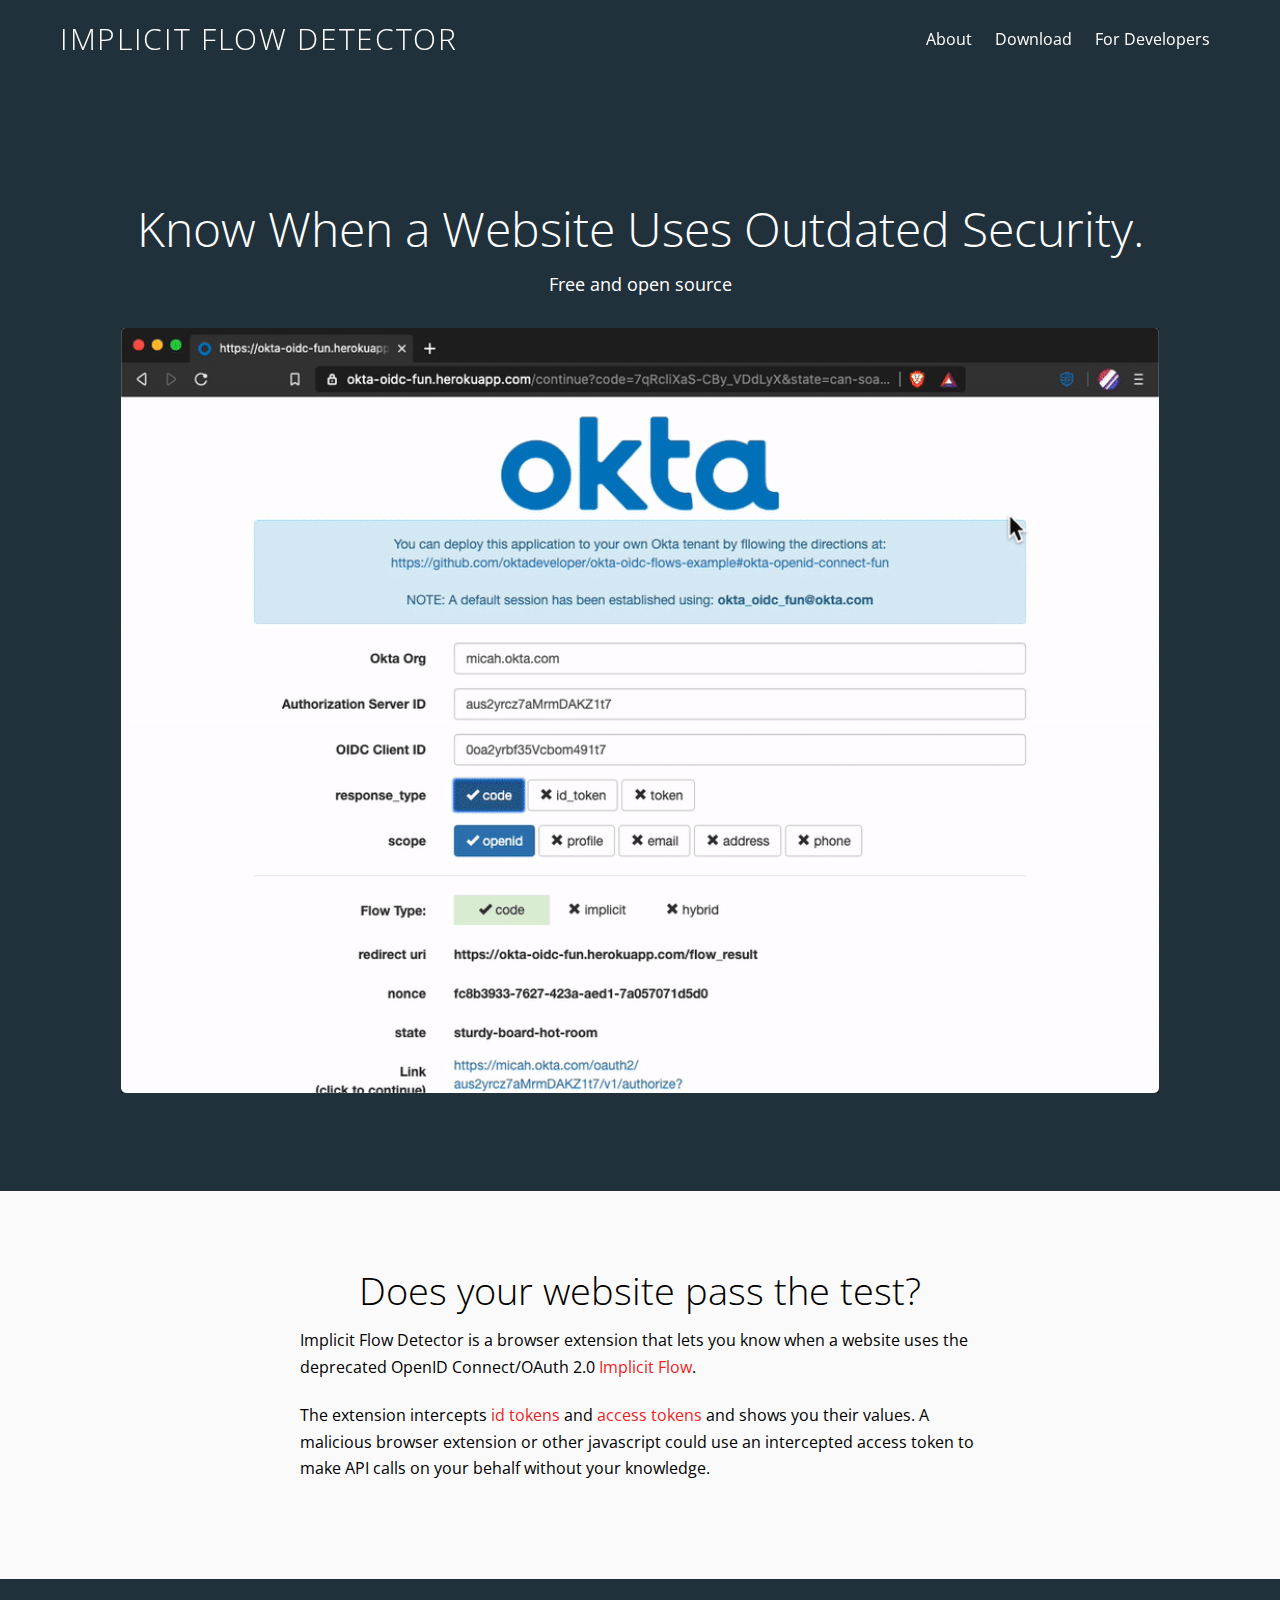
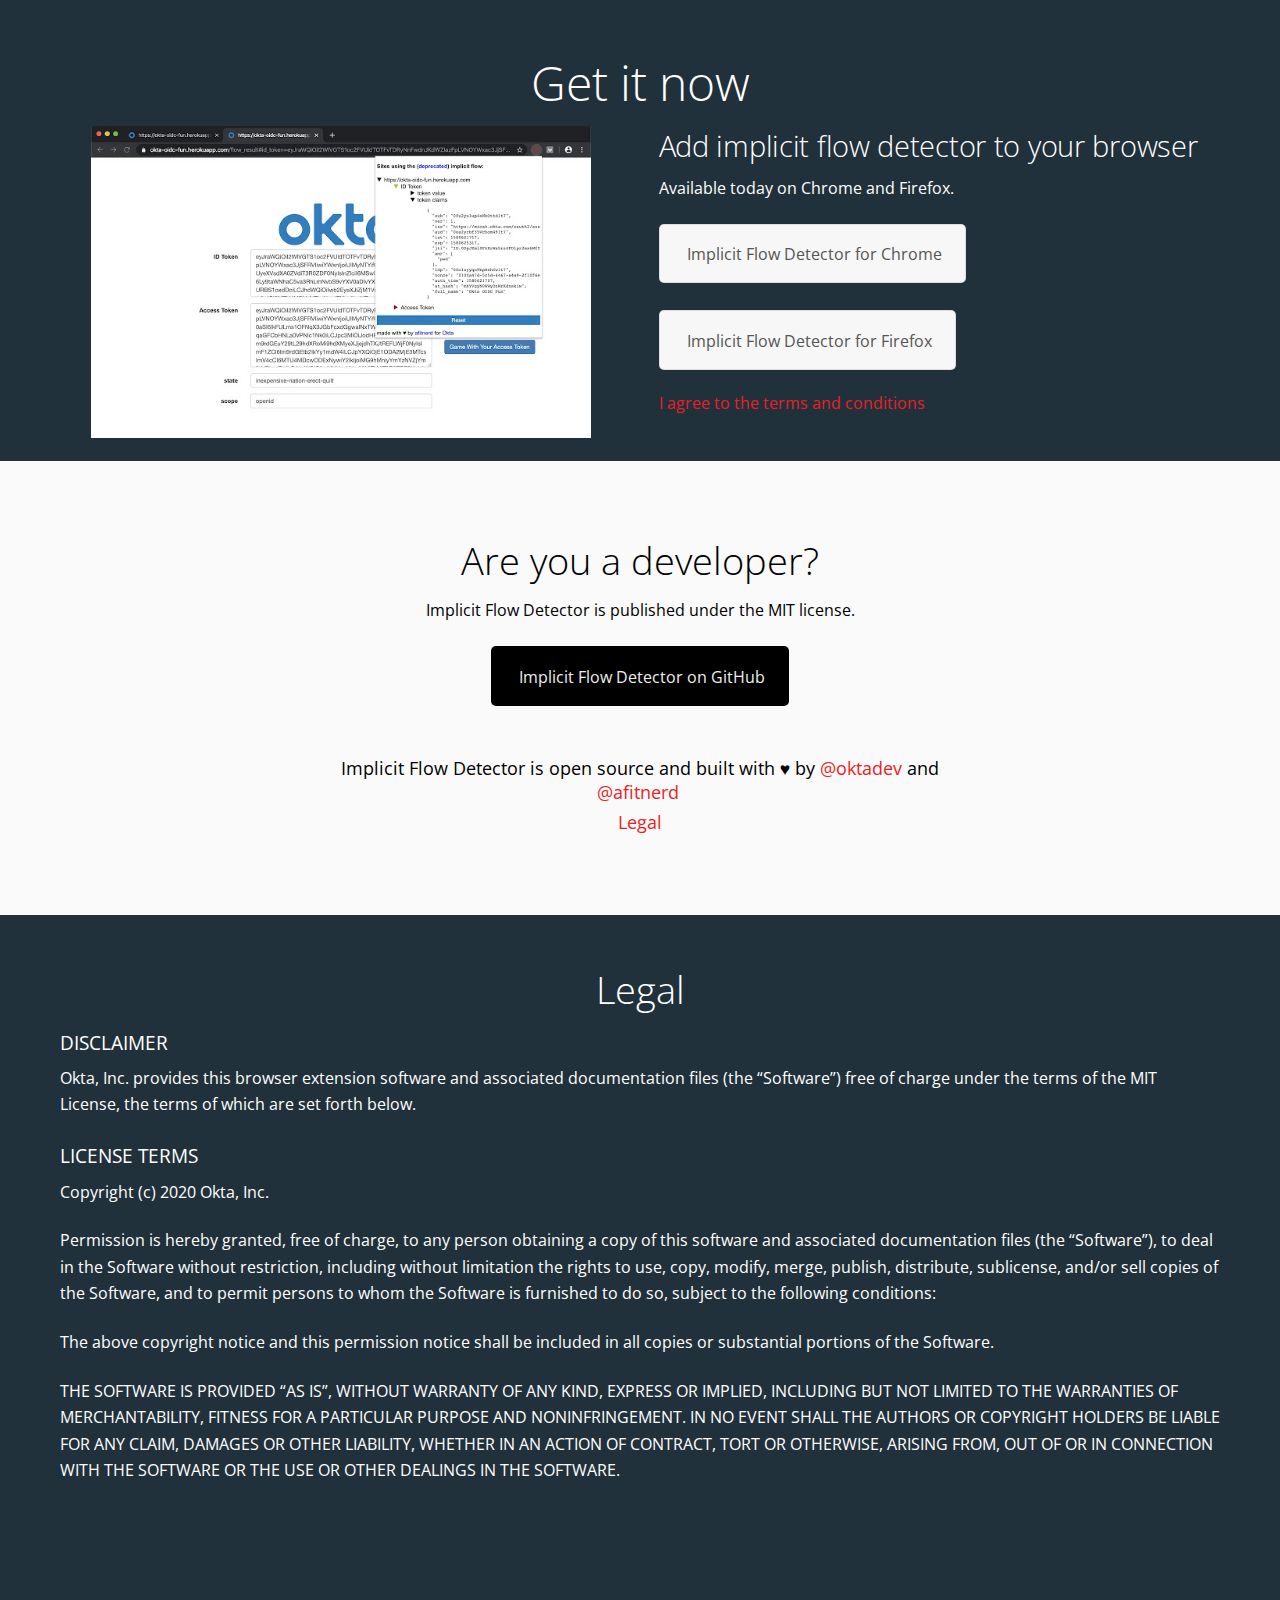
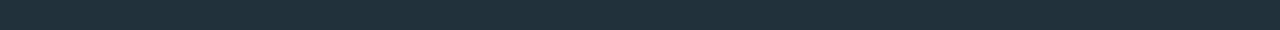
<file: index.html>
<!DOCTYPE html>
<html lang="en-US">

<head>
    <meta charset="UTF-8" />
    <!-- wp_head -->
    <title>implicitdetector.io</title>
    <link rel='dns-prefetch' href='index.html' />
    <link rel='dns-prefetch' href='https://fonts.googleapis.com' />
    <link rel='dns-prefetch' href='https://s.w.org' />
    <link rel="alternate" type="application/rss+xml" title="implicitdetector.io &raquo; Feed" href="feed/index.html" />
    <link rel="alternate" type="application/rss+xml" title="implicitdetector.io &raquo; Comments Feed"
        href="comments/feed/index.html" />
    <script type="text/javascript">
        window._wpemojiSettings = { "baseUrl": "https:\/\/s.w.org\/images\/core\/emoji\/12.0.0-1\/72x72\/", "ext": ".png", "svgUrl": "https:\/\/s.w.org\/images\/core\/emoji\/12.0.0-1\/svg\/", "svgExt": ".svg", "source": { "concatemoji": "wp-includes\/js\/wp-emoji-release.min.js?ver=5.3.2" } };
        !function (e, a, t) { var r, n, o, i, p = a.createElement("canvas"), s = p.getContext && p.getContext("2d"); function c(e, t) { var a = String.fromCharCode; s.clearRect(0, 0, p.width, p.height), s.fillText(a.apply(this, e), 0, 0); var r = p.toDataURL(); return s.clearRect(0, 0, p.width, p.height), s.fillText(a.apply(this, t), 0, 0), r === p.toDataURL() } function l(e) { if (!s || !s.fillText) return !1; switch (s.textBaseline = "top", s.font = "600 32px Arial", e) { case "flag": return !c([127987, 65039, 8205, 9895, 65039], [127987, 65039, 8203, 9895, 65039]) && (!c([55356, 56826, 55356, 56819], [55356, 56826, 8203, 55356, 56819]) && !c([55356, 57332, 56128, 56423, 56128, 56418, 56128, 56421, 56128, 56430, 56128, 56423, 56128, 56447], [55356, 57332, 8203, 56128, 56423, 8203, 56128, 56418, 8203, 56128, 56421, 8203, 56128, 56430, 8203, 56128, 56423, 8203, 56128, 56447])); case "emoji": return !c([55357, 56424, 55356, 57342, 8205, 55358, 56605, 8205, 55357, 56424, 55356, 57340], [55357, 56424, 55356, 57342, 8203, 55358, 56605, 8203, 55357, 56424, 55356, 57340]) }return !1 } function d(e) { var t = a.createElement("script"); t.src = e, t.defer = t.type = "text/javascript", a.getElementsByTagName("head")[0].appendChild(t) } for (i = Array("flag", "emoji"), t.supports = { everything: !0, everythingExceptFlag: !0 }, o = 0; o < i.length; o++)t.supports[i[o]] = l(i[o]), t.supports.everything = t.supports.everything && t.supports[i[o]], "flag" !== i[o] && (t.supports.everythingExceptFlag = t.supports.everythingExceptFlag && t.supports[i[o]]); t.supports.everythingExceptFlag = t.supports.everythingExceptFlag && !t.supports.flag, t.DOMReady = !1, t.readyCallback = function () { t.DOMReady = !0 }, t.supports.everything || (n = function () { t.readyCallback() }, a.addEventListener ? (a.addEventListener("DOMContentLoaded", n, !1), e.addEventListener("load", n, !1)) : (e.attachEvent("onload", n), a.attachEvent("onreadystatechange", function () { "complete" === a.readyState && t.readyCallback() })), (r = t.source || {}).concatemoji ? d(r.concatemoji) : r.wpemoji && r.twemoji && (d(r.twemoji), d(r.wpemoji))) }(window, document, window._wpemojiSettings);
    </script>
    <style type="text/css">
        img.wp-smiley,
        img.emoji {
            display: inline !important;
            border: none !important;
            box-shadow: none !important;
            height: 1em !important;
            width: 1em !important;
            margin: 0 .07em !important;
            vertical-align: -0.1em !important;
            background: none !important;
            padding: 0 !important;
        }
    </style>
    <link rel='stylesheet' id='themify-common-css'
        href='wp-content/themes/themify-ultra/themify/css/themify.common.min-ver=5.3.2.css' type='text/css'
        media='all' />
    <meta name="builder-styles-css" content="builder-styles-css" id="builder-styles-css">
    <link rel='stylesheet' id='wp-block-library-css' href='wp-includes/css/dist/block-library/style.min-ver=5.3.2.css'
        type='text/css' media='all' />
    <link rel='stylesheet' id='theme-style-css' href='wp-content/themes/themify-ultra/style.min-ver=5.3.2.css'
        type='text/css' media='all' />
    <link rel='stylesheet' id='themify-media-queries-css'
        href='wp-content/themes/themify-ultra/media-queries.min-ver=5.3.2.css' type='text/css' media='all' />
    <link rel='stylesheet' id='ultra-font-css'
        href='wp-content/themes/themify-ultra/styles/theme-font-sans-serif.min-ver=5.3.2.css' type='text/css'
        media='all' />
    <link rel='stylesheet' id='ultra-header-css'
        href='wp-content/themes/themify-ultra/styles/header-horizontal.min-ver=5.3.2.css' type='text/css' media='all' />
    <link rel='stylesheet' id='theme-style-child-css' href='wp-content/themes/passprotect/style-ver=5.3.2.css'
        type='text/css' media='all' />
    <link rel='stylesheet' id='themify-builder-8-generated-css'
        href='wp-content/uploads/themify-css/themify-builder-8-generated-ver=1576781354.css' type='text/css'
        media='all' />
    <link rel='stylesheet' id='themify-google-fonts-css'
        href='https://fonts.googleapis.com/css?family=Open+Sans:400italic,600italic,700italic,400,300,600,700%7CRoboto:normal,300%7CRoboto:normal,300%7CRoboto:normal,300%7CRoboto:normal,300%7CRoboto:normal,300%7CRoboto%7CRoboto%7CRoboto:normal,100%7CRoboto:normal,300&subset=latin&ver=5.3.2'
        type='text/css' media='all' />
    <script type='text/javascript' src='wp-includes/js/jquery/jquery-ver=1.12.4-wp.js'></script>
    <script type='text/javascript' src='wp-includes/js/jquery/jquery-migrate.min-ver=1.4.1.js'></script>
    <link rel='https://api.w.org/' href='wp-json/index.html' />
    <link rel="EditURI" type="application/rsd+xml" title="RSD" href="xmlrpc.php-rsd.xml" />
    <link rel="wlwmanifest" type="application/wlwmanifest+xml" href="wp-includes/wlwmanifest.xml" />
    <meta name="generator" content="WordPress 5.3.2" />
    <link rel="canonical" href="index.html" />
    <link rel='shortlink' href='index.html' />
    <link rel="alternate" type="application/json+oembed"
        href="wp-json/oembed/1.0/embed-url=https_%7C%7Cwww.implicitdetector.io%7C.json" />
    <link rel="alternate" type="text/xml+oembed"
        href="wp-json/oembed/1.0/embed-url=https_%7C%7Cwww.implicitdetector.io%7C&format=xml.xml" />




    <link href="wp-content/uploads/2020/04/ImplicitDetector-32x32-icon.png" rel="shortcut icon" />

    <meta name="google-site-verification" content="oKsNnbFdY-MjKy3TAdJJP4zKyCiS19KEd_2cZwgGPR8" />
    <script type="text/javascript">
        var tf_mobile_menu_trigger_point = 1000;
    </script>
    <meta name="viewport" content="width=device-width, initial-scale=1">

    <style>
        @-webkit-keyframes themifyAnimatedBG {
            0% {
                background-color: #33baab;
            }

            100% {
                background-color: #e33b9e;
            }

            50% {
                background-color: #4961d7;
            }

            33.333333333333% {
                background-color: #2ea85c;
            }

            25% {
                background-color: #2bb8ed;
            }

            20% {
                background-color: #dd5135;
            }

        }

        @keyframes themifyAnimatedBG {
            0% {
                background-color: #33baab;
            }

            100% {
                background-color: #e33b9e;
            }

            50% {
                background-color: #4961d7;
            }

            33.333333333333% {
                background-color: #2ea85c;
            }

            25% {
                background-color: #2bb8ed;
            }

            20% {
                background-color: #dd5135;
            }

        }

        .themify_builder_row.animated-bg {
            -webkit-animation: themifyAnimatedBG 30000ms infinite alternate;
            animation: themifyAnimatedBG 30000ms infinite alternate;
        }
    </style>
    <style type="text/css">
        .recentcomments a {
            display: inline !important;
            padding: 0 !important;
            margin: 0 !important;
        }
    </style>
    <script type="text/javascript">
        (function (w, d, s, l, i) {
            w[l] = w[l] || []; w[l].push({
                'gtm.start':
                    new Date().getTime(), event: 'gtm.js'
            }); var f = d.getElementsByTagName(s)[0],
                j = d.createElement(s), dl = l != 'dataLayer' ? '&l=' + l : ''; j.async = true; j.src =
                    '//www.googletagmanager.com/gtm.js?id=' + i + dl; f.parentNode.insertBefore(j, f);
        })(window, document, 'script', 'dataLayer', 'GTM-KXMLV58');
    </script>
    <!-- Entry Style -->
    <style>
        .skin-styles {
            background-color: rgba(33, 49, 59, 1)
        }

        .page-id-8 #headerwrap,
        .page-id-8 #site-logo,
        .page-id-8 #site-description {
            color: rgba(255, 255, 255, 1)
        }

        .page-id-8 #site-logo a,
        .page-id-8 #site-description a,
        .page-id-8 .header-widget a,
        .page-id-8 .social-widget a,
        .page-id-8 .social-widget .rss a,
        .page-id-8 #main-nav>li>a,
        .page-id-8 #headerwrap .header-icons a {
            color: rgba(255, 255, 255, 1)
        }
    </style>
    <!-- End Entry Style -->

</head>

<body
    class="home page-template-default page page-id-8 themify-fw-4-1-7 themify-ultra-2-1-4 skin-default not-ie full_width sidebar-none no-touch builder-parallax-scrolling-active ready-view header-horizontal fixed-header transparent-header footer-none  theme-font-sans-serif social-widget-off rss-off search-off footer-off header-widgets-off footer-widgets-off footer-menu-navigation-off tile_enable filter-hover-none filter-featured-only masonry-enabled skin-styles">
    <noscript><iframe src="https://www.googletagmanager.com/ns.html?id=GTM-KXMLV58" height="0" width="0"
            style="display:none;visibility:hidden"></iframe></noscript>

    <script type="text/javascript">
        function themifyMobileMenuTrigger(e) {
            if (document.body.clientWidth > 0 && document.body.clientWidth <= tf_mobile_menu_trigger_point) {
                document.body.classList.add('mobile_menu_active');
            } else {
                document.body.classList.remove('mobile_menu_active');
            }
        }
        themifyMobileMenuTrigger();
        document.addEventListener('DOMContentLoaded', function () {
            jQuery(window).on('tfsmartresize.tf_mobile_menu', themifyMobileMenuTrigger);
        }, false);
    </script>

    <div id="pagewrap" class="hfeed site">

        <div id="headerwrap">
            <div class="header-icons">
                <a id="menu-icon" href="index.html#mobile-menu"><span class="menu-icon-inner"></span></a>
            </div>

            <header id="header" class="pagewidth clearfix" itemscope="itemscope" itemtype="https://schema.org/WPHeader">


                <div class="header-bar">
                    <div id="site-logo"><a href="index.html"
                            title="implicitdetector.io"><span>implicit flow detector</span></a></div>
                </div>
                <!-- /.header-bar -->

                <div id="mobile-menu" class="sidemenu sidemenu-off">

                    <div class="navbar-wrapper clearfix">



                        <nav id="main-nav-wrap" itemscope="itemscope"
                            itemtype="https://schema.org/SiteNavigationElement">
                            <ul id="main-nav" class="main-nav menu-name-main-navigation">
                                <li id='menu-item-14'
                                    class="menu-item menu-item-type-custom menu-item-object-custom current-menu-item current_page_item menu-item-home">
                                    <a href="index.html#about">About</a> </li>
                                <li id='menu-item-15'
                                    class="menu-item menu-item-type-custom menu-item-object-custom current-menu-item current_page_item menu-item-home">
                                    <a href="#download">Download</a> </li>
                                <li id='menu-item-16' class="menu-item menu-item-type-custom menu-item-object-custom"><a
                                        href="https://github.com/oktadeveloper/okta-implicit-flow-detector"
                                        target="_blank"><i class="fa fa-code"></i> For Developers</a> </li>
                            </ul> <!-- /#main-nav -->


                        </nav>
                        <!-- /#main-nav-wrap -->

                    </div>


                    <a id="menu-icon-close" href="index.html#"></a>
                </div>
                <!-- /#mobile-menu -->




            </header>
            <!-- /#header -->


        </div>
        <!-- /#headerwrap -->

        <div id="body" class="clearfix">



            <!-- layout-container -->
            <div id="layout" class="pagewidth clearfix">

                <!-- content -->
                <div id="content" class="clearfix">


                    <div id="page-8" class="type-page">

                        <!-- page-title -->
                        <!-- /page-title -->

                        <div class="page-content entry-content">


                            <script type="text/javascript">
                                if (!document.getElementById("builder-styles") && document.getElementById("builder-styles-css")) document.getElementById("builder-styles-css").insertAdjacentHTML("beforebegin", "<link id='builder-styles' rel='stylesheet' href='wp-content/themes/themify-ultra/themify/themify-builder/css/themify-builder-style.min.css?ver=4.1.7' type='text/css' />");
                            </script>
                            <div id="themify_builder_content-8" data-postid="8"
                                class="themify_builder_content themify_builder_content-8 themify_builder">


                                <!-- module_row -->
                                <div class="themify_builder_row module_row clearfix module_row_0 themify_builder_8_row module_row_8-0"
                                    data-id="0d3565f">
                                    <div class="row_inner col_align_top">
                                        <div class="module_column tb-column col-full first tb_8_column module_column_0 module_column_8-0-0"
                                            data-id="e9d3758">
                                            <div class="tb-column-inner">


                                                <!-- module text -->
                                                <div id="text-8-0-0-0" class="module module-text text-8-0-0-0  repeat  "
                                                    data-id="f1a52d4">
                                                    <!--insert-->

                                                    <h1 class="p1" style="text-align: center;">Know When a Website Uses
                                                        Outdated Security.</h1>
                                                    <h6 style="text-align: center;">Free and open source</h6>
                                                    <br/>
                                                    <p style="text-align: center;"><img class="aligncenter size-medium"
                                                            src="wp-content/uploads/2020/04/implicit_detector.gif"
                                                            width="1038" height="830" /><a id="about"></a></p>
                                                </div>
                                                <!-- /module text -->

                                            </div>
                                        </div>
                                    </div>
                                    <!-- /row_inner -->
                                </div>
                                <!-- /module_row -->

                                <!-- module_row -->
                                <div class="themify_builder_row module_row clearfix repeat module_row_1 themify_builder_8_row module_row_8-1"
                                    data-id="9d0b73b">
                                    <div class="row_inner col_align_top">
                                        <div class="module_column tb-column col-full first tb_8_column module_column_0 module_column_8-1-0"
                                            data-id="c890fb0">
                                            <div class="tb-column-inner">


                                                <!-- module text -->
                                                <div id="text-8-1-0-0" class="module module-text text-8-1-0-0  repeat  "
                                                    data-id="a6838ed">
                                                    <!--insert-->

                                                    <h2 style="text-align: center;">Does your website pass the test?
                                                    </h2>
                                                    <p class="p1" style="text-align: left;">Implicit Flow Detector is a
                                                        browser extension that lets you know when a website uses the
                                                        deprecated OpenID Connect/OAuth 2.0 <a
                                                            href="https://oauth.net/2/grant-types/implicit/"
                                                            target="_blank">Implicit Flow</a>.</p>
                                                    <p class="p1" style="text-align: left;">The extension intercepts <a
                                                            href="https://www.oauth.com/oauth2-servers/openid-connect/id-tokens/"
                                                            target="_blank">id tokens</a>
                                                        and <a
                                                            href="https://www.oauth.com/oauth2-servers/access-tokens/"
                                                            target="_blank">access tokens</a> and shows you their
                                                        values. A malicious
                                                        browser extension or other javascript could use an intercepted
                                                        access token to make API calls on your behalf without your
                                                        knowledge.</p>
                                                </div>
                                                <!-- /module text -->

                                            </div>
                                        </div>
                                    </div>
                                    <!-- /row_inner -->
                                </div>
                                <!-- /module_row -->

                                <!-- module_row -->
                                <a id="download"></a>
                                <div class="themify_builder_row module_row clearfix repeat module_row_2 themify_builder_8_row module_row_8-2"
                                    data-id="8c2b98a">
                                    <div class="row_inner col_align_top">
                                        <div class="module_column tb-column col-full first tb_8_column module_column_0 module_column_8-2-0"
                                            data-id="5bf12c6">
                                            <div class="tb-column-inner">


                                                <!-- module text -->
                                                <div id="text-8-2-0-0" class="module module-text text-8-2-0-0  repeat  "
                                                    data-id="1ea9afb">
                                                    <!--insert-->
                                                    <h1 style="text-align: center;">Get it now</h1>
                                                </div>
                                                <!-- /module text -->

                                                <div class="themify_builder_sub_row module_subrow clearfix sub_row_2-0-1"
                                                    data-id="10e8628">
                                                    <div class="subrow_inner col_align_top">
                                                        <div
                                                            class="col2-1 sub_column module_column first sub_column_post_8 sub_column_2-0-1-0">
                                                            <div class="tb-column-inner">


                                                                <!-- module text -->
                                                                <div id="text-8-sub_row_2-0-1-0-0"
                                                                    class="module module-text text-8-sub_row_2-0-1-0-0  repeat  "
                                                                    data-id="bd90d29">
                                                                    <!--insert-->

                                                                    <p><img class="aligncenter wp-image-124"
                                                                            src="wp-content/uploads/2020/04/implicit_detector.jpg"
                                                                            alt="" width="500" height="313" /></p>
                                                                </div>
                                                                <!-- /module text -->

                                                            </div>
                                                        </div>
                                                        <div class="col2-1 sub_column module_column last sub_column_post_8 sub_column_2-0-1-1 repeat"
                                                            style="padding-top: 0px;">
                                                            <div class="tb-column-inner">


                                                                <!-- module text -->
                                                                <div id="text-8-sub_row_2-0-1-1-0"
                                                                    class="module module-text text-8-sub_row_2-0-1-1-0  repeat  "
                                                                    data-id="48d2291">
                                                                    <!--insert-->

                                                                    <h3>Add implicit flow detector to your browser</h3>
                                                                    <p>Available today on Chrome and Firefox.</p>
                                                                </div>
                                                                <!-- /module text -->



                                                                <!-- module buttons -->
                                                                <div id="buttons-8-sub_row_2-0-1-1-1"
                                                                    class="module module-buttons buttons-8-sub_row_2-0-1-1-1  "
                                                                    data-id="8cf4b93">
                                                                    <!--insert-->

                                                                    <div class="module-buttons normal solid rounded">
                                                                        <div
                                                                            class="module-buttons-item  buttons-horizontal">
                                                                            <a href="https://chrome.google.com/webstore/detail/oauth-20-implicit-flow-de/joelnphbjjdfdifmhcpahcopabiafmbp?hl=en-US"
                                                                                target="_blank"
                                                                                class="ui builder_button"><i
                                                                                    class="fa fa-chrome"></i>
                                                                                <span>Implicit Flow Detector for
                                                                                    Chrome</span></a> </div>
                                                                    </div>
                                                                </div>
                                                                <br />
                                                                <div id="buttons-8-sub_row_2-0-1-1-1"
                                                                    class="module module-buttons buttons-8-sub_row_2-0-1-1-1  "
                                                                    data-id="8cf4b93">
                                                                    <!--insert-->

                                                                    <div class="module-buttons normal solid rounded">
                                                                        <div
                                                                            class="module-buttons-item  buttons-horizontal">
                                                                            <a href="https://addons.mozilla.org/en-US/firefox/addon/implicit-flow-detector/"
                                                                                target="_blank"
                                                                                class="ui builder_button"><i
                                                                                    class="fa fa-firefox"></i>
                                                                                <span>Implicit Flow Detector for
                                                                                    Firefox</span></a> </div>
                                                                    </div>
                                                                </div>
                                                                <!-- /module buttons -->



                                                                <!-- module text -->
                                                                <div id="text-8-sub_row_2-0-1-1-2"
                                                                    class="module module-text text-8-sub_row_2-0-1-1-2  repeat  "
                                                                    data-id="d301fd9">
                                                                    <!--insert-->

                                                                    <p><a href="#legal">I agree to the terms
                                                                            and conditions</a></p>
                                                                </div>
                                                                <!-- /module text -->

                                                            </div>
                                                        </div>
                                                    </div>
                                                </div><!-- /themify_builder_sub_row -->
                                            </div>
                                        </div>
                                    </div>
                                    <!-- /row_inner -->
                                </div>
                                <!-- /module_row -->

                                <!-- module_row -->
                                <div class="themify_builder_row module_row clearfix repeat module_row_3 themify_builder_8_row module_row_8-3"
                                    data-id="2c7aabf">
                                    <div class="row_inner col_align_top">
                                        <div class="module_column tb-column col-full first tb_8_column module_column_0 module_column_8-3-0"
                                            data-id="ce4246c">
                                            <div class="tb-column-inner" style="text-align: center;">


                                                <!-- module text -->
                                                <div id="text-8-3-0-0" class="module module-text text-8-3-0-0  repeat  "
                                                    data-id="b1d835a">
                                                    <!--insert-->

                                                    <h2>Are you a developer?</h2>
                                                    <p>Implicit Flow Detector is published under the MIT license.</p>
                                                </div>
                                                <!-- /module text -->



                                                <!-- module buttons -->
                                                <div id="buttons-8-3-0-1"
                                                    class="module module-buttons buttons-8-3-0-1  " data-id="0c5a6bc">
                                                    <!--insert-->

                                                    <div class="module-buttons normal solid rounded">
                                                        <div class="module-buttons-item  buttons-horizontal">
                                                            <a href="https://github.com/oktadeveloper/okta-implicit-flow-detector"
                                                                target="_blank" class="ui builder_button black"
                                                                target="_blank" rel="noopener"><i
                                                                    class="fa fa-github"></i> <span>Implicit Flow
                                                                    Detector on GitHub</span></a>
                                                        </div>
                                                    </div>
                                                </div>
                                                <!-- /module buttons -->



                                                <!-- module text -->
                                                <div id="text-8-3-0-2" class="module module-text text-8-3-0-2  repeat  "
                                                    data-id="21cf532">
                                                    <!--insert-->

                                                    <h6 style="text-align: center;">Implicit Flow Detector is open
                                                        source and built with ♥ by <a href="https://twitter.com/OktaDev"
                                                            target="_blank">@oktadev</a> and <a
                                                            href="https://twitter.com/afitnerd"
                                                            target="_blank">@afitnerd</a> </h6>
                                                    <h6 style="text-align: center;"><a href="#legal">Legal</a>
                                                    </h6>
                                                </div>
                                                <!-- /module text -->

                                            </div>
                                        </div>
                                    </div>
                                    <!-- /row_inner -->
                                </div>
                                <!-- /module_row -->

                                <!-- module_row -->
                                <div class="themify_builder_row module_row clearfix module_row_0 themify_builder_8_row module_row_8-0"
                                    data-id="0d3565f">
                                    <div class="row_inner col_align_top">
                                        <div class="module_column tb-column col-full first tb_8_column module_column_0 module_column_8-0-0"
                                            data-id="e9d3758">
                                            <div class="tb-column-inner">
                                                <!-- module text -->
                                                <div id="text-8-0-0-0" class="module module-text text-8-0-0-0  repeat  "
                                                    data-id="f1a52d4" style="padding-top: 50px;">
                                                    <!--insert-->
                                                    <a id="legal"></a>
                                                    <h2 style="text-align: center">Legal</h2>
                                                    <h5>DISCLAIMER</h5>
                                                    <p>Okta, Inc. provides this browser extension software and
                                                        associated documentation
                                                        files (the “Software”) free of charge under the terms of the MIT
                                                        License, the
                                                        terms of which are set forth below.</p>
                                                    <h5>LICENSE TERMS</h5>
                                                    <p>Copyright (c) 2020 Okta, Inc.</p>
                                                    <p>Permission is hereby granted, free of charge, to any person
                                                        obtaining a copy of
                                                        this software and associated documentation files (the
                                                        &#8220;Software&#8221;),
                                                        to deal in the Software without restriction, including without
                                                        limitation the
                                                        rights to use, copy, modify, merge, publish, distribute,
                                                        sublicense, and/or sell
                                                        copies of the Software, and to permit persons to whom the
                                                        Software is furnished
                                                        to do so, subject to the following conditions:</p>
                                                    <p>The above copyright notice and this permission notice shall be
                                                        included in all
                                                        copies or substantial portions of the Software.</p>
                                                    <p>THE SOFTWARE IS PROVIDED &#8220;AS IS&#8221;, WITHOUT WARRANTY OF
                                                        ANY KIND,
                                                        EXPRESS OR IMPLIED, INCLUDING BUT NOT LIMITED TO THE WARRANTIES
                                                        OF
                                                        MERCHANTABILITY, FITNESS FOR A PARTICULAR PURPOSE AND
                                                        NONINFRINGEMENT. IN NO
                                                        EVENT SHALL THE AUTHORS OR COPYRIGHT HOLDERS BE LIABLE FOR ANY
                                                        CLAIM, DAMAGES OR
                                                        OTHER LIABILITY, WHETHER IN AN ACTION OF CONTRACT, TORT OR
                                                        OTHERWISE, ARISING
                                                        FROM, OUT OF OR IN CONNECTION WITH THE SOFTWARE OR THE USE OR
                                                        OTHER DEALINGS IN
                                                        THE SOFTWARE.</p>
                                                </div>
                                                <!-- /module text -->

                                            </div>
                                        </div>
                                    </div>
                                    <!-- /row_inner -->
                                </div>
                                <!-- /module_row -->

                            </div>
                            <p>&nbsp;</p>



                            <!-- comments -->
                            <!-- /comments -->

                        </div>
                        <!-- /.post-content -->

                    </div><!-- /.type-page -->


                </div>
                <!-- /content -->
            </div>
            <!-- /layout-container -->
        </div><!-- /body -->
    </div><!-- /#pagewrap -->

    <!-- SCHEMA BEGIN -->
    <script
        type="application/ld+json">[{"@context":"https:\/\/schema.org","@type":"WebSite","url":"http:\/\/www.passprotect.io\/","potentialAction":{"@type":"SearchAction","target":"http:\/\/www.passprotect.io\/?&s={search_term_string}","query-input":"required name=search_term_string"}},{"@context":"https:\/\/schema.org","@type":"WebPage","mainEntityOfPage":{"@type":"WebPage","@id":"https:\/\/www.passprotect.io\/"},"headline":"Home","datePublished":"2018-05-16T03:50:24+00:00","dateModified":"2018-05-16T03:50:24+00:00","description":"","commentCount":"0"}]</script>
    <!-- /SCHEMA END -->
    <!-- wp_footer -->
    <script type='text/javascript'>
        /* <![CDATA[ */
        var themify_vars = { "version": "4.1.7", "url": "https:\/\/www.passprotect.io\/wp-content\/themes\/themify-ultra\/themify", "map_key": null, "includesURL": "https:\/\/www.passprotect.io\/wp-includes\/", "isCached": "on", "minify": { "css": { "themify-icons": 1, "themify.framework": 1, "lightbox": 1, "themify-builder-style": 1 }, "js": { "backstretch.themify-version": 1, "bigvideo": 1, "themify.dropdown": 1, "themify-tiles": 1, "themify.mega-menu": 1, "themify.builder.script": 1, "themify.scroll-highlight": 1, "themify-youtube-bg": 1, "themify.parallaxit": 1, "themify.ticks": 1 } } };
        var tbLocalScript = { "isAnimationActive": "1", "isParallaxActive": "1", "isParallaxScrollActive": "1", "isStickyScrollActive": "1", "animationInviewSelectors": [".module.wow", ".module_row.wow", ".builder-posts-wrap > .post.wow"], "backgroundSlider": { "autoplay": 5000 }, "animationOffset": "100", "videoPoster": "https:\/\/www.passprotect.io\/wp-content\/themes\/themify-ultra\/themify\/themify-builder\/img\/blank.png", "backgroundVideoLoop": "yes", "builder_url": "https:\/\/www.passprotect.io\/wp-content\/themes\/themify-ultra\/themify\/themify-builder", "framework_url": "https:\/\/www.passprotect.io\/wp-content\/themes\/themify-ultra\/themify", "version": "4.1.7", "fullwidth_support": "1", "fullwidth_container": "body", "loadScrollHighlight": "1", "addons": [], "breakpoints": { "tablet_landscape": [769, "1024"], "tablet": [681, "768"], "mobile": "480" }, "ticks": { "tick": 30, "ajaxurl": "https:\/\/www.passprotect.io\/wp-admin\/admin-ajax.php", "postID": 8 } };
        var themifyScript = { "lightbox": { "lightboxSelector": ".themify_lightbox", "lightboxOn": true, "lightboxContentImages": false, "lightboxContentImagesSelector": "", "theme": "pp_default", "social_tools": false, "allow_resize": true, "show_title": false, "overlay_gallery": false, "screenWidthNoLightbox": 600, "deeplinking": false, "contentImagesAreas": "", "gallerySelector": ".gallery-icon > a", "lightboxGalleryOn": true }, "lightboxContext": "body" };
        var tbScrollHighlight = { "fixedHeaderSelector": "#headerwrap.fixed-header", "speed": "900", "navigation": "#main-nav, .module-menu .ui.nav", "scrollOffset": "-5", "scroll": "internal" };
/* ]]> */
    </script>
    <script type='text/javascript' defer="defer"
        src='wp-content/themes/themify-ultra/themify/js/main.min-ver=4.1.7.js'></script>
    <script type='text/javascript' src='wp-includes/js/imagesloaded.min-ver=3.2.0.js'></script>
    <script type='text/javascript' defer="defer"
        src='wp-content/themes/themify-ultra/themify/js/themify.sidemenu.min-ver=5.3.2.js'></script>
    <script type='text/javascript'>
        /* <![CDATA[ */
        var themifyScript = { "themeURI": "https:\/\/www.passprotect.io\/wp-content\/themes\/themify-ultra", "lightbox": { "lightboxSelector": ".themify_lightbox", "lightboxOn": true, "lightboxContentImages": false, "lightboxContentImagesSelector": "", "theme": "pp_default", "social_tools": false, "allow_resize": true, "show_title": false, "overlay_gallery": false, "screenWidthNoLightbox": 600, "deeplinking": false, "contentImagesAreas": "", "gallerySelector": ".gallery-icon > a", "lightboxGalleryOn": true }, "lightboxContext": "#pagewrap", "fixedHeader": "fixed-header", "sticky_header": "", "ajax_nonce": "1d3958acc9", "ajax_url": "https:\/\/www.passprotect.io\/wp-admin\/admin-ajax.php", "smallScreen": "760", "resizeRefresh": "250", "parallaxHeader": "1", "loadingImg": "https:\/\/www.passprotect.io\/wp-content\/themes\/themify-ultra\/images\/loading.gif", "maxPages": "0", "currentPage": "1", "pageLoaderEffect": "", "autoInfinite": "auto", "bufferPx": "50", "infiniteURL": "0", "scrollToNewOnLoad": "scroll", "resetFilterOnLoad": "reset", "fullPageScroll": "", "shop_masonry": "no", "tiledata": { "grids": { "post": { "1": ["AAAA"], "2": ["BBCC", "BBCC"], "3": ["DD.."], "4": [".EEF", ".EEF"], "5": ["DD..", "BBCC", "BBCC"], "6": [".EEF", ".EEF", "BBCC", "BBCC"], "7": [".EEF", ".EEF", "DD.."], "8": [".EEF", ".EEF", "DD..", "AAAA"], "9": [".EEF", ".EEF", "DD..", "BBCC", "BBCC"], "10": [".EEF", ".EEF", "DD..", "MMNN", "MMPP"], "11": [".EEF", ".EEF", "DD..", "MMNN", "MMPP", "AAAA"], "12": [".EEF", ".EEF", "DD..", "MMNN", "MMPP", "BBCC", "BBCC"], "13": [".EEF", ".EEF", "DD..", "MMNN", "MMPP", "LSRR", "LSRR"] }, "mobile": ["AA", ".."] }, "default_grid": "post", "small_screen_grid": "mobile", "breakpoint": 800, "padding": 5, "full_width": false, "animate_init": false, "animate_resize": true, "animate_template": false }, "responsiveBreakpoints": { "tablet_landscape": "1024", "tablet": "768", "mobile": "480" } };
/* ]]> */
    </script>
    <script type='text/javascript' defer="defer"
        src='wp-content/themes/themify-ultra/js/themify.script.min-ver=5.3.2.js'></script>
    <script type='text/javascript' src='wp-includes/js/comment-reply.min-ver=5.3.2.js'></script>
    <script type='text/javascript' src='wp-includes/js/wp-embed.min-ver=5.3.2.js'></script>


</body>

</html>
</file>
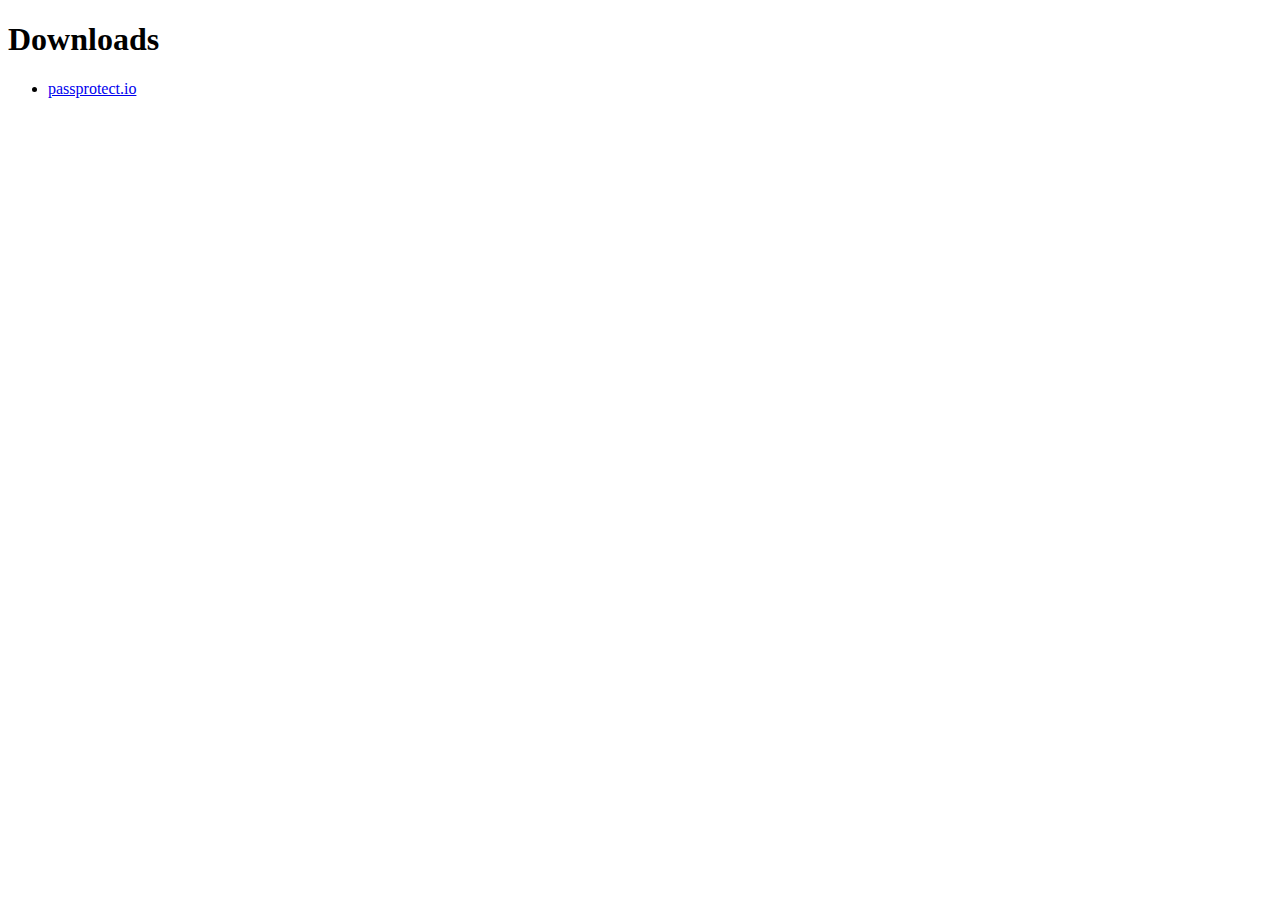
<file: _downloads.html>
<?xml version="1.0" encoding="utf-8"?>
<!DOCTYPE html PUBLIC "-//W3C//DTD XHTML 1.0 Strict//EN" "http://www.w3.org/TR/xhtml1/DTD/xhtml1-strict.dtd">
<html xmlns="http://www.w3.org/1999/xhtml">
    <head>
        <title> Downloads </title>
    </head>
    <body>
        <h1> Downloads </h1>
        <ul>
            <li><a id="https://www.passprotect.io/" href="index.html"> passprotect.io </a></li>
        </ul>
    </body>
</html>
</file>
<file: wp-content/themes/themify-ultra/themify/css/themify.common.min-ver=5.3.2.css>
.map img{max-width:none !important}.gmnoprint{word-wrap:normal}.social-widget .widget{display:inline-block;margin:0 2px 0 0}.social-widget .widgettitle{width:auto;font-size:1em;margin:5px 8px 2px 0;padding:0;border:0;display:inline-block}.social-widget ul{margin:6px 0 0 !important;padding:0;display:inline}.social-widget li img{vertical-align:middle}.social-links.horizontal li{display:inline-block;margin:0 5px 5px 0;padding:0;list-style:none;border:0}.social-links.vertical li{display:block;margin:0 0 5px;padding:0;list-style:none;border:0}.widget .social-links{padding:0;line-height:1em}.widget .social-link-item{margin:0 2px 2px 0;padding:0;list-style:none}.widget .social-links a,.widget .social-links a:hover{text-decoration:none}.widget .social-links li img{vertical-align:middle}.social-links li i{line-height:1em;padding:6px;width:20px;height:20px;text-align:center;vertical-align:middle;border-radius:100%;display:inline-block}.social-links .icon-small i{font-size:8px;padding:4px;width:8px;height:8px}.social-links .icon-medium i{font-size:20px;padding:4px;width:20px;height:20px}.social-links .icon-large i{font-size:28px;padding:6px;width:28px;height:28px}.social-links .icon-small img{max-width:16px;max-height:16px}.social-links .icon-medium img{max-width:24px;max-height:24px}.social-links .icon-large img{max-width:32px;max-height:32px}#sidebar .social-links.horizontal li,#footer .social-links.horizontal li{border:0;display:inline-block}#sidebar .social-links.vertical,#footer .social-links.vertical{display:block}#sidebar .social-links.vertical li,#footer .social-links.vertical li{display:block;margin:0 0 .5em}.social-widget .links-list li{display:inline-block;margin:0 5px 5px 0;border:none !important}.hook-location-hint{padding:2px 5px;background:#fbffcd;border:solid 1px #cfd682;margin:2px 0;display:block;clear:both}.sub-arrow{display:inline-block !important;cursor:pointer}.sub-arrow:before{content:'';display:inline-block;width:8px;height:8px;border:1px solid transparent;pointer-events:none;padding:0;border-bottom-color:inherit;border-left-color:inherit;transition:all .3s linear;transform-origin:center;transform-style:preserve-3D}.sub-arrow:before{transform:rotateZ(-45deg);margin-bottom:4px;margin-left:4px}.sub-arrow.open:before{transform:rotateZ(-225deg);margin-bottom:0}.with-sub-arrow ul .sub-arrow:before{transform:rotateZ(-135deg);margin-bottom:0}.with-sub-arrow ul .sub-arrow.open:before{transform:rotateZ(45deg);margin-bottom:0}.no-touch .sub-arrow{display:none !important}.wp-video{width:100% !important;max-width:100% !important;margin-bottom:1em}.mejs__container{text-align:center !important;max-width:100%;min-height:100% !important}a.themify_lightbox,.module-gallery a,.gallery-icon,.themify_lightboxed_images .post a[href$="jpg"],.themify_lightboxed_images .post a[href$="gif"],.themify_lightboxed_images .post a[href$="png"],.themify_lightboxed_images .post a[href$="JPG"],.themify_lightboxed_images .post a[href$="GIF"],.themify_lightboxed_images .post a[href$="PNG"],.themify_lightboxed_images .post a[href$="jpeg"],.themify_lightboxed_images .post a[href$="JPEG"]{cursor:not-allowed}.themify_lightbox_loaded a.themify_lightbox,.themify_lightbox_loaded .module-gallery a,.themify_lightbox_loaded .gallery-icon{cursor:pointer}iframe{border:0}a:focus{outline:1px dotted rgba(150,150,150,0.7)}.screen-reader-text{clip:rect(1px,1px,1px,1px);position:absolute !important;height:1px;width:1px;overflow:hidden}.screen-reader-text:focus{background-color:#f1f1f1;border-radius:3px;box-shadow:0 0 2px 2px rgba(0,0,0,0.6);clip:auto !important;color:#21759b;display:block;font-size:14px;font-size:.875rem;font-weight:bold;height:auto;left:5px;line-height:normal;padding:15px 23px 14px;text-decoration:none;top:5px;width:auto;z-index:100000}.post-image .themify_lightbox{position:relative;display:block;max-width:100%}.post-image .themify_lightbox .zoom{width:35px;height:35px;background:rgba(0,0,0,.3);position:absolute;top:50%;left:50%;transform:translateX(-50%) translateY(-50%);border-radius:100%}.post-image .themify_lightbox .zoom:after{content:"\e610";font-family:themify;vertical-align:middle;color:#fff;line-height:100%;position:absolute;top:50%;left:50%;transform:translateX(-50%) translateY(-50%)}.post-image .themify_lightbox:hover .zoom{background:rgba(0,0,0,.6)}.module.wow,.themify_builder_content .themify_builder_row.wow,.module_row.wow,.builder-posts-wrap>.post.wow{visibility:hidden}div:not(.caroufredsel_wrapper)>.themify_builder_slider>li:not(:first-child),.mfp-hide{display:none}@media screen and (max-width:600px){.admin-bar.fixed-header-on #headerwrap{margin-top:0 !important;top:0 !important}.admin-bar.fixed-header #wpadminbar{position:fixed}.admin-bar.fixed-header-on #wpadminbar{position:absolute}body:not(.header-none).admin-bar.no-fixed-header #wpadminbar{margin-top:-46px}}
</file>
<file: wp-includes/css/dist/block-library/style.min-ver=5.3.2.css>
.wp-block-audio figcaption{margin-top:.5em;margin-bottom:1em}.wp-block-audio audio{width:100%;min-width:300px}.wp-block-button{color:#fff}.wp-block-button.aligncenter{text-align:center}.wp-block-button.alignright{text-align:right}.wp-block-button__link{background-color:#32373c;border:none;border-radius:28px;box-shadow:none;color:inherit;cursor:pointer;display:inline-block;font-size:18px;margin:0;padding:12px 24px;text-align:center;text-decoration:none;overflow-wrap:break-word}.wp-block-button__link:active,.wp-block-button__link:focus,.wp-block-button__link:hover,.wp-block-button__link:visited{color:inherit}.is-style-squared .wp-block-button__link{border-radius:0}.no-border-radius.wp-block-button__link{border-radius:0!important}.is-style-outline{color:#32373c}.is-style-outline .wp-block-button__link{background-color:transparent;border:2px solid}.wp-block-calendar{text-align:center}.wp-block-calendar tbody td,.wp-block-calendar th{padding:4px;border:1px solid #e2e4e7}.wp-block-calendar tfoot td{border:none}.wp-block-calendar table{width:100%;border-collapse:collapse;font-family:-apple-system,BlinkMacSystemFont,Segoe UI,Roboto,Oxygen-Sans,Ubuntu,Cantarell,Helvetica Neue,sans-serif}.wp-block-calendar table th{font-weight:400;background:#edeff0}.wp-block-calendar a{text-decoration:underline}.wp-block-calendar tfoot a{color:#00739c}.wp-block-calendar table caption,.wp-block-calendar table tbody{color:#40464d}.wp-block-categories.alignleft{margin-right:2em}.wp-block-categories.alignright{margin-left:2em}.wp-block-columns{display:flex;margin-bottom:28px;flex-wrap:wrap}@media (min-width:782px){.wp-block-columns{flex-wrap:nowrap}}.wp-block-column{flex-grow:1;min-width:0;word-break:break-word;overflow-wrap:break-word}@media (max-width:599px){.wp-block-column{flex-basis:100%!important}}@media (min-width:600px){.wp-block-column{flex-basis:calc(50% - 16px);flex-grow:0}.wp-block-column:nth-child(2n){margin-left:32px}}@media (min-width:782px){.wp-block-column:not(:first-child){margin-left:32px}}.wp-block-columns.are-vertically-aligned-top{align-items:flex-start}.wp-block-columns.are-vertically-aligned-center{align-items:center}.wp-block-columns.are-vertically-aligned-bottom{align-items:flex-end}.wp-block-column.is-vertically-aligned-top{align-self:flex-start}.wp-block-column.is-vertically-aligned-center{-ms-grid-row-align:center;align-self:center}.wp-block-column.is-vertically-aligned-bottom{align-self:flex-end}.wp-block-cover,.wp-block-cover-image{position:relative;background-color:#000;background-size:cover;background-position:50%;min-height:430px;height:100%;width:100%;display:flex;justify-content:center;align-items:center;overflow:hidden}.wp-block-cover-image.has-parallax,.wp-block-cover.has-parallax{background-attachment:fixed}@supports (-webkit-overflow-scrolling:touch){.wp-block-cover-image.has-parallax,.wp-block-cover.has-parallax{background-attachment:scroll}}@media (prefers-reduced-motion:reduce){.wp-block-cover-image.has-parallax,.wp-block-cover.has-parallax{background-attachment:scroll}}.wp-block-cover-image.has-background-dim:before,.wp-block-cover.has-background-dim:before{content:"";position:absolute;top:0;left:0;bottom:0;right:0;background-color:inherit;opacity:.5;z-index:1}.wp-block-cover-image.has-background-dim.has-background-dim-10:before,.wp-block-cover.has-background-dim.has-background-dim-10:before{opacity:.1}.wp-block-cover-image.has-background-dim.has-background-dim-20:before,.wp-block-cover.has-background-dim.has-background-dim-20:before{opacity:.2}.wp-block-cover-image.has-background-dim.has-background-dim-30:before,.wp-block-cover.has-background-dim.has-background-dim-30:before{opacity:.3}.wp-block-cover-image.has-background-dim.has-background-dim-40:before,.wp-block-cover.has-background-dim.has-background-dim-40:before{opacity:.4}.wp-block-cover-image.has-background-dim.has-background-dim-50:before,.wp-block-cover.has-background-dim.has-background-dim-50:before{opacity:.5}.wp-block-cover-image.has-background-dim.has-background-dim-60:before,.wp-block-cover.has-background-dim.has-background-dim-60:before{opacity:.6}.wp-block-cover-image.has-background-dim.has-background-dim-70:before,.wp-block-cover.has-background-dim.has-background-dim-70:before{opacity:.7}.wp-block-cover-image.has-background-dim.has-background-dim-80:before,.wp-block-cover.has-background-dim.has-background-dim-80:before{opacity:.8}.wp-block-cover-image.has-background-dim.has-background-dim-90:before,.wp-block-cover.has-background-dim.has-background-dim-90:before{opacity:.9}.wp-block-cover-image.has-background-dim.has-background-dim-100:before,.wp-block-cover.has-background-dim.has-background-dim-100:before{opacity:1}.wp-block-cover-image.alignleft,.wp-block-cover-image.alignright,.wp-block-cover.alignleft,.wp-block-cover.alignright{max-width:305px;width:100%}.wp-block-cover-image:after,.wp-block-cover:after{display:block;content:"";font-size:0;min-height:inherit}@supports ((position:-webkit-sticky) or (position:sticky)){.wp-block-cover-image:after,.wp-block-cover:after{content:none}}.wp-block-cover-image.aligncenter,.wp-block-cover-image.alignleft,.wp-block-cover-image.alignright,.wp-block-cover.aligncenter,.wp-block-cover.alignleft,.wp-block-cover.alignright{display:flex}.wp-block-cover-image .wp-block-cover__inner-container,.wp-block-cover .wp-block-cover__inner-container{width:calc(100% - 70px);z-index:1;color:#f8f9f9}.wp-block-cover-image .wp-block-subhead:not(.has-text-color),.wp-block-cover-image h1:not(.has-text-color),.wp-block-cover-image h2:not(.has-text-color),.wp-block-cover-image h3:not(.has-text-color),.wp-block-cover-image h4:not(.has-text-color),.wp-block-cover-image h5:not(.has-text-color),.wp-block-cover-image h6:not(.has-text-color),.wp-block-cover-image p:not(.has-text-color),.wp-block-cover .wp-block-subhead:not(.has-text-color),.wp-block-cover h1:not(.has-text-color),.wp-block-cover h2:not(.has-text-color),.wp-block-cover h3:not(.has-text-color),.wp-block-cover h4:not(.has-text-color),.wp-block-cover h5:not(.has-text-color),.wp-block-cover h6:not(.has-text-color),.wp-block-cover p:not(.has-text-color){color:inherit}.wp-block-cover__video-background{position:absolute;top:50%;left:50%;transform:translateX(-50%) translateY(-50%);width:100%;height:100%;z-index:0;-o-object-fit:cover;object-fit:cover}.wp-block-cover-image-text,.wp-block-cover-text,section.wp-block-cover-image h2{color:#fff}.wp-block-cover-image-text a,.wp-block-cover-image-text a:active,.wp-block-cover-image-text a:focus,.wp-block-cover-image-text a:hover,.wp-block-cover-text a,.wp-block-cover-text a:active,.wp-block-cover-text a:focus,.wp-block-cover-text a:hover,section.wp-block-cover-image h2 a,section.wp-block-cover-image h2 a:active,section.wp-block-cover-image h2 a:focus,section.wp-block-cover-image h2 a:hover{color:#fff}.wp-block-cover-image .wp-block-cover.has-left-content{justify-content:flex-start}.wp-block-cover-image .wp-block-cover.has-right-content{justify-content:flex-end}.wp-block-cover-image.has-left-content .wp-block-cover-image-text,.wp-block-cover.has-left-content .wp-block-cover-text,section.wp-block-cover-image.has-left-content>h2{margin-left:0;text-align:left}.wp-block-cover-image.has-right-content .wp-block-cover-image-text,.wp-block-cover.has-right-content .wp-block-cover-text,section.wp-block-cover-image.has-right-content>h2{margin-right:0;text-align:right}.wp-block-cover-image .wp-block-cover-image-text,.wp-block-cover .wp-block-cover-text,section.wp-block-cover-image>h2{font-size:2em;line-height:1.25;z-index:1;margin-bottom:0;max-width:610px;padding:14px;text-align:center}.block-editor-block-list__block[data-type="core/embed"][data-align=left] .block-editor-block-list__block-edit,.block-editor-block-list__block[data-type="core/embed"][data-align=right] .block-editor-block-list__block-edit,.wp-block-embed.alignleft,.wp-block-embed.alignright{max-width:360px;width:100%}.wp-block-embed{margin-bottom:1em}.wp-block-embed figcaption{margin-top:.5em;margin-bottom:1em}.wp-embed-responsive .wp-block-embed.wp-embed-aspect-1-1 .wp-block-embed__wrapper,.wp-embed-responsive .wp-block-embed.wp-embed-aspect-1-2 .wp-block-embed__wrapper,.wp-embed-responsive .wp-block-embed.wp-embed-aspect-4-3 .wp-block-embed__wrapper,.wp-embed-responsive .wp-block-embed.wp-embed-aspect-9-16 .wp-block-embed__wrapper,.wp-embed-responsive .wp-block-embed.wp-embed-aspect-16-9 .wp-block-embed__wrapper,.wp-embed-responsive .wp-block-embed.wp-embed-aspect-18-9 .wp-block-embed__wrapper,.wp-embed-responsive .wp-block-embed.wp-embed-aspect-21-9 .wp-block-embed__wrapper{position:relative}.wp-embed-responsive .wp-block-embed.wp-embed-aspect-1-1 .wp-block-embed__wrapper:before,.wp-embed-responsive .wp-block-embed.wp-embed-aspect-1-2 .wp-block-embed__wrapper:before,.wp-embed-responsive .wp-block-embed.wp-embed-aspect-4-3 .wp-block-embed__wrapper:before,.wp-embed-responsive .wp-block-embed.wp-embed-aspect-9-16 .wp-block-embed__wrapper:before,.wp-embed-responsive .wp-block-embed.wp-embed-aspect-16-9 .wp-block-embed__wrapper:before,.wp-embed-responsive .wp-block-embed.wp-embed-aspect-18-9 .wp-block-embed__wrapper:before,.wp-embed-responsive .wp-block-embed.wp-embed-aspect-21-9 .wp-block-embed__wrapper:before{content:"";display:block;padding-top:50%}.wp-embed-responsive .wp-block-embed.wp-embed-aspect-1-1 .wp-block-embed__wrapper iframe,.wp-embed-responsive .wp-block-embed.wp-embed-aspect-1-2 .wp-block-embed__wrapper iframe,.wp-embed-responsive .wp-block-embed.wp-embed-aspect-4-3 .wp-block-embed__wrapper iframe,.wp-embed-responsive .wp-block-embed.wp-embed-aspect-9-16 .wp-block-embed__wrapper iframe,.wp-embed-responsive .wp-block-embed.wp-embed-aspect-16-9 .wp-block-embed__wrapper iframe,.wp-embed-responsive .wp-block-embed.wp-embed-aspect-18-9 .wp-block-embed__wrapper iframe,.wp-embed-responsive .wp-block-embed.wp-embed-aspect-21-9 .wp-block-embed__wrapper iframe{position:absolute;top:0;right:0;bottom:0;left:0;width:100%;height:100%}.wp-embed-responsive .wp-block-embed.wp-embed-aspect-21-9 .wp-block-embed__wrapper:before{padding-top:42.85%}.wp-embed-responsive .wp-block-embed.wp-embed-aspect-18-9 .wp-block-embed__wrapper:before{padding-top:50%}.wp-embed-responsive .wp-block-embed.wp-embed-aspect-16-9 .wp-block-embed__wrapper:before{padding-top:56.25%}.wp-embed-responsive .wp-block-embed.wp-embed-aspect-4-3 .wp-block-embed__wrapper:before{padding-top:75%}.wp-embed-responsive .wp-block-embed.wp-embed-aspect-1-1 .wp-block-embed__wrapper:before{padding-top:100%}.wp-embed-responsive .wp-block-embed.wp-embed-aspect-9-16 .wp-block-embed__wrapper:before{padding-top:177.78%}.wp-embed-responsive .wp-block-embed.wp-embed-aspect-1-2 .wp-block-embed__wrapper:before{padding-top:200%}.wp-block-file{margin-bottom:1.5em}.wp-block-file.aligncenter{text-align:center}.wp-block-file.alignright{text-align:right}.wp-block-file .wp-block-file__button{background:#32373c;border-radius:2em;color:#fff;font-size:13px;padding:.5em 1em}.wp-block-file a.wp-block-file__button{text-decoration:none}.wp-block-file a.wp-block-file__button:active,.wp-block-file a.wp-block-file__button:focus,.wp-block-file a.wp-block-file__button:hover,.wp-block-file a.wp-block-file__button:visited{box-shadow:none;color:#fff;opacity:.85;text-decoration:none}.wp-block-file *+.wp-block-file__button{margin-left:.75em}.blocks-gallery-grid,.wp-block-gallery{display:flex;flex-wrap:wrap;list-style-type:none;padding:0;margin:0}.blocks-gallery-grid .blocks-gallery-image,.blocks-gallery-grid .blocks-gallery-item,.wp-block-gallery .blocks-gallery-image,.wp-block-gallery .blocks-gallery-item{margin:0 16px 16px 0;display:flex;flex-grow:1;flex-direction:column;justify-content:center;position:relative}.blocks-gallery-grid .blocks-gallery-image figure,.blocks-gallery-grid .blocks-gallery-item figure,.wp-block-gallery .blocks-gallery-image figure,.wp-block-gallery .blocks-gallery-item figure{margin:0;height:100%}@supports ((position:-webkit-sticky) or (position:sticky)){.blocks-gallery-grid .blocks-gallery-image figure,.blocks-gallery-grid .blocks-gallery-item figure,.wp-block-gallery .blocks-gallery-image figure,.wp-block-gallery .blocks-gallery-item figure{display:flex;align-items:flex-end;justify-content:flex-start}}.blocks-gallery-grid .blocks-gallery-image img,.blocks-gallery-grid .blocks-gallery-item img,.wp-block-gallery .blocks-gallery-image img,.wp-block-gallery .blocks-gallery-item img{display:block;max-width:100%;height:auto;width:100%}@supports ((position:-webkit-sticky) or (position:sticky)){.blocks-gallery-grid .blocks-gallery-image img,.blocks-gallery-grid .blocks-gallery-item img,.wp-block-gallery .blocks-gallery-image img,.wp-block-gallery .blocks-gallery-item img{width:auto}}.blocks-gallery-grid .blocks-gallery-image figcaption,.blocks-gallery-grid .blocks-gallery-item figcaption,.wp-block-gallery .blocks-gallery-image figcaption,.wp-block-gallery .blocks-gallery-item figcaption{position:absolute;bottom:0;width:100%;max-height:100%;overflow:auto;padding:40px 10px 9px;color:#fff;text-align:center;font-size:13px;background:linear-gradient(0deg,rgba(0,0,0,.7),rgba(0,0,0,.3) 70%,transparent)}.blocks-gallery-grid .blocks-gallery-image figcaption img,.blocks-gallery-grid .blocks-gallery-item figcaption img,.wp-block-gallery .blocks-gallery-image figcaption img,.wp-block-gallery .blocks-gallery-item figcaption img{display:inline}.blocks-gallery-grid.is-cropped .blocks-gallery-image a,.blocks-gallery-grid.is-cropped .blocks-gallery-image img,.blocks-gallery-grid.is-cropped .blocks-gallery-item a,.blocks-gallery-grid.is-cropped .blocks-gallery-item img,.wp-block-gallery.is-cropped .blocks-gallery-image a,.wp-block-gallery.is-cropped .blocks-gallery-image img,.wp-block-gallery.is-cropped .blocks-gallery-item a,.wp-block-gallery.is-cropped .blocks-gallery-item img{width:100%}@supports ((position:-webkit-sticky) or (position:sticky)){.blocks-gallery-grid.is-cropped .blocks-gallery-image a,.blocks-gallery-grid.is-cropped .blocks-gallery-image img,.blocks-gallery-grid.is-cropped .blocks-gallery-item a,.blocks-gallery-grid.is-cropped .blocks-gallery-item img,.wp-block-gallery.is-cropped .blocks-gallery-image a,.wp-block-gallery.is-cropped .blocks-gallery-image img,.wp-block-gallery.is-cropped .blocks-gallery-item a,.wp-block-gallery.is-cropped .blocks-gallery-item img{height:100%;flex:1;-o-object-fit:cover;object-fit:cover}}.blocks-gallery-grid .blocks-gallery-image,.blocks-gallery-grid .blocks-gallery-item,.wp-block-gallery .blocks-gallery-image,.wp-block-gallery .blocks-gallery-item{width:calc((100% - 16px)/2)}.blocks-gallery-grid .blocks-gallery-image:nth-of-type(2n),.blocks-gallery-grid .blocks-gallery-item:nth-of-type(2n),.wp-block-gallery .blocks-gallery-image:nth-of-type(2n),.wp-block-gallery .blocks-gallery-item:nth-of-type(2n){margin-right:0}.blocks-gallery-grid.columns-1 .blocks-gallery-image,.blocks-gallery-grid.columns-1 .blocks-gallery-item,.wp-block-gallery.columns-1 .blocks-gallery-image,.wp-block-gallery.columns-1 .blocks-gallery-item{width:100%;margin-right:0}@media (min-width:600px){.blocks-gallery-grid.columns-3 .blocks-gallery-image,.blocks-gallery-grid.columns-3 .blocks-gallery-item,.wp-block-gallery.columns-3 .blocks-gallery-image,.wp-block-gallery.columns-3 .blocks-gallery-item{width:calc((100% - 32px)/3);margin-right:16px}@supports (-ms-ime-align:auto){.blocks-gallery-grid.columns-3 .blocks-gallery-image,.blocks-gallery-grid.columns-3 .blocks-gallery-item,.wp-block-gallery.columns-3 .blocks-gallery-image,.wp-block-gallery.columns-3 .blocks-gallery-item{width:calc((100% - 32px)/3 - 1px)}}.blocks-gallery-grid.columns-4 .blocks-gallery-image,.blocks-gallery-grid.columns-4 .blocks-gallery-item,.wp-block-gallery.columns-4 .blocks-gallery-image,.wp-block-gallery.columns-4 .blocks-gallery-item{width:calc((100% - 48px)/4);margin-right:16px}@supports (-ms-ime-align:auto){.blocks-gallery-grid.columns-4 .blocks-gallery-image,.blocks-gallery-grid.columns-4 .blocks-gallery-item,.wp-block-gallery.columns-4 .blocks-gallery-image,.wp-block-gallery.columns-4 .blocks-gallery-item{width:calc((100% - 48px)/4 - 1px)}}.blocks-gallery-grid.columns-5 .blocks-gallery-image,.blocks-gallery-grid.columns-5 .blocks-gallery-item,.wp-block-gallery.columns-5 .blocks-gallery-image,.wp-block-gallery.columns-5 .blocks-gallery-item{width:calc((100% - 64px)/5);margin-right:16px}@supports (-ms-ime-align:auto){.blocks-gallery-grid.columns-5 .blocks-gallery-image,.blocks-gallery-grid.columns-5 .blocks-gallery-item,.wp-block-gallery.columns-5 .blocks-gallery-image,.wp-block-gallery.columns-5 .blocks-gallery-item{width:calc((100% - 64px)/5 - 1px)}}.blocks-gallery-grid.columns-6 .blocks-gallery-image,.blocks-gallery-grid.columns-6 .blocks-gallery-item,.wp-block-gallery.columns-6 .blocks-gallery-image,.wp-block-gallery.columns-6 .blocks-gallery-item{width:calc((100% - 80px)/6);margin-right:16px}@supports (-ms-ime-align:auto){.blocks-gallery-grid.columns-6 .blocks-gallery-image,.blocks-gallery-grid.columns-6 .blocks-gallery-item,.wp-block-gallery.columns-6 .blocks-gallery-image,.wp-block-gallery.columns-6 .blocks-gallery-item{width:calc((100% - 80px)/6 - 1px)}}.blocks-gallery-grid.columns-7 .blocks-gallery-image,.blocks-gallery-grid.columns-7 .blocks-gallery-item,.wp-block-gallery.columns-7 .blocks-gallery-image,.wp-block-gallery.columns-7 .blocks-gallery-item{width:calc((100% - 96px)/7);margin-right:16px}@supports (-ms-ime-align:auto){.blocks-gallery-grid.columns-7 .blocks-gallery-image,.blocks-gallery-grid.columns-7 .blocks-gallery-item,.wp-block-gallery.columns-7 .blocks-gallery-image,.wp-block-gallery.columns-7 .blocks-gallery-item{width:calc((100% - 96px)/7 - 1px)}}.blocks-gallery-grid.columns-8 .blocks-gallery-image,.blocks-gallery-grid.columns-8 .blocks-gallery-item,.wp-block-gallery.columns-8 .blocks-gallery-image,.wp-block-gallery.columns-8 .blocks-gallery-item{width:calc((100% - 112px)/8);margin-right:16px}@supports (-ms-ime-align:auto){.blocks-gallery-grid.columns-8 .blocks-gallery-image,.blocks-gallery-grid.columns-8 .blocks-gallery-item,.wp-block-gallery.columns-8 .blocks-gallery-image,.wp-block-gallery.columns-8 .blocks-gallery-item{width:calc((100% - 112px)/8 - 1px)}}.blocks-gallery-grid.columns-1 .blocks-gallery-image:nth-of-type(1n),.blocks-gallery-grid.columns-1 .blocks-gallery-item:nth-of-type(1n),.wp-block-gallery.columns-1 .blocks-gallery-image:nth-of-type(1n),.wp-block-gallery.columns-1 .blocks-gallery-item:nth-of-type(1n){margin-right:0}.blocks-gallery-grid.columns-2 .blocks-gallery-image:nth-of-type(2n),.blocks-gallery-grid.columns-2 .blocks-gallery-item:nth-of-type(2n),.wp-block-gallery.columns-2 .blocks-gallery-image:nth-of-type(2n),.wp-block-gallery.columns-2 .blocks-gallery-item:nth-of-type(2n){margin-right:0}.blocks-gallery-grid.columns-3 .blocks-gallery-image:nth-of-type(3n),.blocks-gallery-grid.columns-3 .blocks-gallery-item:nth-of-type(3n),.wp-block-gallery.columns-3 .blocks-gallery-image:nth-of-type(3n),.wp-block-gallery.columns-3 .blocks-gallery-item:nth-of-type(3n){margin-right:0}.blocks-gallery-grid.columns-4 .blocks-gallery-image:nth-of-type(4n),.blocks-gallery-grid.columns-4 .blocks-gallery-item:nth-of-type(4n),.wp-block-gallery.columns-4 .blocks-gallery-image:nth-of-type(4n),.wp-block-gallery.columns-4 .blocks-gallery-item:nth-of-type(4n){margin-right:0}.blocks-gallery-grid.columns-5 .blocks-gallery-image:nth-of-type(5n),.blocks-gallery-grid.columns-5 .blocks-gallery-item:nth-of-type(5n),.wp-block-gallery.columns-5 .blocks-gallery-image:nth-of-type(5n),.wp-block-gallery.columns-5 .blocks-gallery-item:nth-of-type(5n){margin-right:0}.blocks-gallery-grid.columns-6 .blocks-gallery-image:nth-of-type(6n),.blocks-gallery-grid.columns-6 .blocks-gallery-item:nth-of-type(6n),.wp-block-gallery.columns-6 .blocks-gallery-image:nth-of-type(6n),.wp-block-gallery.columns-6 .blocks-gallery-item:nth-of-type(6n){margin-right:0}.blocks-gallery-grid.columns-7 .blocks-gallery-image:nth-of-type(7n),.blocks-gallery-grid.columns-7 .blocks-gallery-item:nth-of-type(7n),.wp-block-gallery.columns-7 .blocks-gallery-image:nth-of-type(7n),.wp-block-gallery.columns-7 .blocks-gallery-item:nth-of-type(7n){margin-right:0}.blocks-gallery-grid.columns-8 .blocks-gallery-image:nth-of-type(8n),.blocks-gallery-grid.columns-8 .blocks-gallery-item:nth-of-type(8n),.wp-block-gallery.columns-8 .blocks-gallery-image:nth-of-type(8n),.wp-block-gallery.columns-8 .blocks-gallery-item:nth-of-type(8n){margin-right:0}}.blocks-gallery-grid .blocks-gallery-image:last-child,.blocks-gallery-grid .blocks-gallery-item:last-child,.wp-block-gallery .blocks-gallery-image:last-child,.wp-block-gallery .blocks-gallery-item:last-child{margin-right:0}.blocks-gallery-grid.alignleft,.blocks-gallery-grid.alignright,.wp-block-gallery.alignleft,.wp-block-gallery.alignright{max-width:305px;width:100%}.blocks-gallery-grid.aligncenter .blocks-gallery-item figure,.wp-block-gallery.aligncenter .blocks-gallery-item figure{justify-content:center}.wp-block-image{max-width:100%;margin-bottom:1em}.wp-block-image img{max-width:100%}.wp-block-image.aligncenter{text-align:center}.wp-block-image.alignfull img,.wp-block-image.alignwide img{width:100%}.wp-block-image .aligncenter,.wp-block-image .alignleft,.wp-block-image .alignright,.wp-block-image.is-resized{display:table;margin-left:0;margin-right:0}.wp-block-image .aligncenter>figcaption,.wp-block-image .alignleft>figcaption,.wp-block-image .alignright>figcaption,.wp-block-image.is-resized>figcaption{display:table-caption;caption-side:bottom}.wp-block-image .alignleft{float:left;margin-right:1em}.wp-block-image .alignright{float:right;margin-left:1em}.wp-block-image .aligncenter{margin-left:auto;margin-right:auto}.wp-block-image figcaption{margin-top:.5em;margin-bottom:1em}.is-style-circle-mask img{border-radius:9999px}@supports ((-webkit-mask-image:none) or (mask-image:none)) or (-webkit-mask-image:none){.is-style-circle-mask img{-webkit-mask-image:url('data:image/svg+xml;utf8,<svg viewBox="0 0 100 100" xmlns="http://www.w3.org/2000/svg"><circle cx="50" cy="50" r="50"/></svg>');mask-image:url('data:image/svg+xml;utf8,<svg viewBox="0 0 100 100" xmlns="http://www.w3.org/2000/svg"><circle cx="50" cy="50" r="50"/></svg>');mask-mode:alpha;-webkit-mask-repeat:no-repeat;mask-repeat:no-repeat;-webkit-mask-size:contain;mask-size:contain;-webkit-mask-position:center;mask-position:center;border-radius:none}}.wp-block-latest-comments__comment{font-size:15px;line-height:1.1;list-style:none;margin-bottom:1em}.has-avatars .wp-block-latest-comments__comment{min-height:36px;list-style:none}.has-avatars .wp-block-latest-comments__comment .wp-block-latest-comments__comment-excerpt,.has-avatars .wp-block-latest-comments__comment .wp-block-latest-comments__comment-meta{margin-left:52px}.has-dates .wp-block-latest-comments__comment,.has-excerpts .wp-block-latest-comments__comment{line-height:1.5}.wp-block-latest-comments__comment-excerpt p{font-size:14px;line-height:1.8;margin:5px 0 20px}.wp-block-latest-comments__comment-date{color:#8f98a1;display:block;font-size:12px}.wp-block-latest-comments .avatar,.wp-block-latest-comments__comment-avatar{border-radius:24px;display:block;float:left;height:40px;margin-right:12px;width:40px}.wp-block-latest-posts.alignleft{margin-right:2em}.wp-block-latest-posts.alignright{margin-left:2em}.wp-block-latest-posts.wp-block-latest-posts__list{list-style:none}.wp-block-latest-posts.is-grid{display:flex;flex-wrap:wrap;padding:0}.wp-block-latest-posts.is-grid li{margin:0 16px 16px 0;width:100%}@media (min-width:600px){.wp-block-latest-posts.columns-2 li{width:calc(50% - 16px)}.wp-block-latest-posts.columns-3 li{width:calc(33.33333% - 16px)}.wp-block-latest-posts.columns-4 li{width:calc(25% - 16px)}.wp-block-latest-posts.columns-5 li{width:calc(20% - 16px)}.wp-block-latest-posts.columns-6 li{width:calc(16.66667% - 16px)}}.wp-block-latest-posts__post-date{display:block;color:#6c7781;font-size:13px}.wp-block-latest-posts__post-excerpt{margin-top:8px;margin-bottom:16px}.wp-block-media-text{display:-ms-grid;display:grid;-ms-grid-rows:auto;grid-template-rows:auto;-ms-grid-columns:50% 1fr;grid-template-columns:50% 1fr}.wp-block-media-text .has-media-on-the-right{-ms-grid-columns:1fr 50%;grid-template-columns:1fr 50%}.wp-block-media-text.is-vertically-aligned-top .wp-block-media-text__content,.wp-block-media-text.is-vertically-aligned-top .wp-block-media-text__media{-ms-grid-row-align:start;align-self:start}.wp-block-media-text.is-vertically-aligned-center .wp-block-media-text__content,.wp-block-media-text.is-vertically-aligned-center .wp-block-media-text__media,.wp-block-media-text .wp-block-media-text__content,.wp-block-media-text .wp-block-media-text__media{-ms-grid-row-align:center;align-self:center}.wp-block-media-text.is-vertically-aligned-bottom .wp-block-media-text__content,.wp-block-media-text.is-vertically-aligned-bottom .wp-block-media-text__media{-ms-grid-row-align:end;align-self:end}.wp-block-media-text .wp-block-media-text__media{-ms-grid-column:1;grid-column:1;-ms-grid-row:1;grid-row:1;margin:0}.wp-block-media-text .wp-block-media-text__content{word-break:break-word;padding:0 8%}.wp-block-media-text.has-media-on-the-right .wp-block-media-text__media,.wp-block-media-text .wp-block-media-text__content{-ms-grid-column:2;grid-column:2;-ms-grid-row:1;grid-row:1}.wp-block-media-text.has-media-on-the-right .wp-block-media-text__content{-ms-grid-column:1;grid-column:1;-ms-grid-row:1;grid-row:1}.wp-block-media-text>figure>img,.wp-block-media-text>figure>video{max-width:unset;width:100%;vertical-align:middle}.wp-block-media-text.is-image-fill figure{height:100%;min-height:250px;background-size:cover}.wp-block-media-text.is-image-fill figure>img{position:absolute;width:1px;height:1px;padding:0;margin:-1px;overflow:hidden;clip:rect(0,0,0,0);border:0}@media (max-width:600px){.wp-block-media-text.is-stacked-on-mobile{-ms-grid-columns:100%!important;grid-template-columns:100%!important}.wp-block-media-text.is-stacked-on-mobile .wp-block-media-text__media{-ms-grid-column:1;grid-column:1;-ms-grid-row:1;grid-row:1}.wp-block-media-text.is-stacked-on-mobile.has-media-on-the-right .wp-block-media-text__media,.wp-block-media-text.is-stacked-on-mobile .wp-block-media-text__content{-ms-grid-column:1;grid-column:1;-ms-grid-row:2;grid-row:2}.wp-block-media-text.is-stacked-on-mobile.has-media-on-the-right .wp-block-media-text__content{-ms-grid-column:1;grid-column:1;-ms-grid-row:1;grid-row:1}}.is-small-text{font-size:14px}.is-regular-text{font-size:16px}.is-large-text{font-size:36px}.is-larger-text{font-size:48px}.has-drop-cap:not(:focus):first-letter{float:left;font-size:8.4em;line-height:.68;font-weight:100;margin:.05em .1em 0 0;text-transform:uppercase;font-style:normal}.has-drop-cap:not(:focus):after{content:"";display:table;clear:both;padding-top:14px}p.has-background{padding:20px 30px}p.has-text-color a{color:inherit}.wp-block-pullquote{padding:3em 0;margin-left:0;margin-right:0;text-align:center}.wp-block-pullquote.alignleft,.wp-block-pullquote.alignright{max-width:305px}.wp-block-pullquote.alignleft p,.wp-block-pullquote.alignright p{font-size:20px}.wp-block-pullquote p{font-size:28px;line-height:1.6}.wp-block-pullquote cite,.wp-block-pullquote footer{position:relative}.wp-block-pullquote .has-text-color a{color:inherit}.wp-block-pullquote:not(.is-style-solid-color){background:none}.wp-block-pullquote.is-style-solid-color{border:none}.wp-block-pullquote.is-style-solid-color blockquote{margin-left:auto;margin-right:auto;text-align:left;max-width:60%}.wp-block-pullquote.is-style-solid-color blockquote p{margin-top:0;margin-bottom:0;font-size:32px}.wp-block-pullquote.is-style-solid-color blockquote cite{text-transform:none;font-style:normal}.wp-block-pullquote cite{color:inherit}.wp-block-quote.is-large,.wp-block-quote.is-style-large{margin:0 0 16px;padding:0 1em}.wp-block-quote.is-large p,.wp-block-quote.is-style-large p{font-size:24px;font-style:italic;line-height:1.6}.wp-block-quote.is-large cite,.wp-block-quote.is-large footer,.wp-block-quote.is-style-large cite,.wp-block-quote.is-style-large footer{font-size:18px;text-align:right}.wp-block-rss.alignleft{margin-right:2em}.wp-block-rss.alignright{margin-left:2em}.wp-block-rss.is-grid{display:flex;flex-wrap:wrap;padding:0;list-style:none}.wp-block-rss.is-grid li{margin:0 16px 16px 0;width:100%}@media (min-width:600px){.wp-block-rss.columns-2 li{width:calc(50% - 16px)}.wp-block-rss.columns-3 li{width:calc(33.33333% - 16px)}.wp-block-rss.columns-4 li{width:calc(25% - 16px)}.wp-block-rss.columns-5 li{width:calc(20% - 16px)}.wp-block-rss.columns-6 li{width:calc(16.66667% - 16px)}}.wp-block-rss__item-author,.wp-block-rss__item-publish-date{display:block;color:#6c7781;font-size:13px}.wp-block-search{display:flex;flex-wrap:wrap}.wp-block-search .wp-block-search__label{width:100%}.wp-block-search .wp-block-search__input{flex-grow:1}.wp-block-search .wp-block-search__button{margin-left:10px}.wp-block-separator.is-style-wide{border-bottom-width:1px}.wp-block-separator.is-style-dots{background:none!important;border:none;text-align:center;max-width:none;line-height:1;height:auto}.wp-block-separator.is-style-dots:before{content:"\00b7 \00b7 \00b7";color:currentColor;font-size:20px;letter-spacing:2em;padding-left:2em;font-family:serif}.wp-block-social-links{display:flex;justify-content:flex-start;padding-left:0;padding-right:0;margin-left:0}.wp-social-link{width:36px;height:36px;border-radius:36px;margin-right:8px}.wp-social-link,.wp-social-link a{display:block;transition:transform .1s ease}.wp-social-link a{padding:6px;line-height:0}.wp-social-link a,.wp-social-link a:active,.wp-social-link a:hover,.wp-social-link a:visited,.wp-social-link svg{color:currentColor;fill:currentColor}.wp-social-link:hover{transform:scale(1.1)}.wp-block-social-links.aligncenter{justify-content:center;display:flex}.wp-block-social-links:not(.is-style-logos-only) .wp-social-link{background-color:#f0f0f0;color:#444}.wp-block-social-links:not(.is-style-logos-only) .wp-social-link-amazon{background-color:#f90;color:#fff}.wp-block-social-links:not(.is-style-logos-only) .wp-social-link-bandcamp{background-color:#1ea0c3;color:#fff}.wp-block-social-links:not(.is-style-logos-only) .wp-social-link-behance{background-color:#0757fe;color:#fff}.wp-block-social-links:not(.is-style-logos-only) .wp-social-link-codepen{background-color:#1e1f26;color:#fff}.wp-block-social-links:not(.is-style-logos-only) .wp-social-link-deviantart{background-color:#02e49b;color:#fff}.wp-block-social-links:not(.is-style-logos-only) .wp-social-link-dribbble{background-color:#e94c89;color:#fff}.wp-block-social-links:not(.is-style-logos-only) .wp-social-link-dropbox{background-color:#4280ff;color:#fff}.wp-block-social-links:not(.is-style-logos-only) .wp-social-link-etsy{background-color:#f45800;color:#fff}.wp-block-social-links:not(.is-style-logos-only) .wp-social-link-facebook{background-color:#1977f2;color:#fff}.wp-block-social-links:not(.is-style-logos-only) .wp-social-link-fivehundredpx{background-color:#000;color:#fff}.wp-block-social-links:not(.is-style-logos-only) .wp-social-link-flickr{background-color:#0461dd;color:#fff}.wp-block-social-links:not(.is-style-logos-only) .wp-social-link-foursquare{background-color:#e65678;color:#fff}.wp-block-social-links:not(.is-style-logos-only) .wp-social-link-github{background-color:#24292d;color:#fff}.wp-block-social-links:not(.is-style-logos-only) .wp-social-link-goodreads{background-color:#eceadd;color:#382110}.wp-block-social-links:not(.is-style-logos-only) .wp-social-link-google{background-color:#ea4434;color:#fff}.wp-block-social-links:not(.is-style-logos-only) .wp-social-link-instagram{background-color:#f00075;color:#fff}.wp-block-social-links:not(.is-style-logos-only) .wp-social-link-lastfm{background-color:#e21b24;color:#fff}.wp-block-social-links:not(.is-style-logos-only) .wp-social-link-linkedin{background-color:#0577b5;color:#fff}.wp-block-social-links:not(.is-style-logos-only) .wp-social-link-mastodon{background-color:#3288d4;color:#fff}.wp-block-social-links:not(.is-style-logos-only) .wp-social-link-medium{background-color:#02ab6c;color:#fff}.wp-block-social-links:not(.is-style-logos-only) .wp-social-link-meetup{background-color:#f6405f;color:#fff}.wp-block-social-links:not(.is-style-logos-only) .wp-social-link-pinterest{background-color:#e60122;color:#fff}.wp-block-social-links:not(.is-style-logos-only) .wp-social-link-pocket{background-color:#ef4155;color:#fff}.wp-block-social-links:not(.is-style-logos-only) .wp-social-link-reddit{background-color:#fe4500;color:#fff}.wp-block-social-links:not(.is-style-logos-only) .wp-social-link-skype{background-color:#0478d7;color:#fff}.wp-block-social-links:not(.is-style-logos-only) .wp-social-link-snapchat{background-color:#fefc00;color:#fff;stroke:#000}.wp-block-social-links:not(.is-style-logos-only) .wp-social-link-soundcloud{background-color:#ff5600;color:#fff}.wp-block-social-links:not(.is-style-logos-only) .wp-social-link-spotify{background-color:#1bd760;color:#fff}.wp-block-social-links:not(.is-style-logos-only) .wp-social-link-tumblr{background-color:#011835;color:#fff}.wp-block-social-links:not(.is-style-logos-only) .wp-social-link-twitch{background-color:#6440a4;color:#fff}.wp-block-social-links:not(.is-style-logos-only) .wp-social-link-twitter{background-color:#21a1f3;color:#fff}.wp-block-social-links:not(.is-style-logos-only) .wp-social-link-vimeo{background-color:#1eb7ea;color:#fff}.wp-block-social-links:not(.is-style-logos-only) .wp-social-link-vk{background-color:#4680c2;color:#fff}.wp-block-social-links:not(.is-style-logos-only) .wp-social-link-wordpress{background-color:#3499cd;color:#fff}.wp-block-social-links:not(.is-style-logos-only) .wp-social-link-yelp{background-color:#d32422;color:#fff}.wp-block-social-links:not(.is-style-logos-only) .wp-social-link-youtube{background-color:#ff0100;color:#fff}.wp-block-social-links.is-style-logos-only .wp-social-link{background:none;padding:4px}.wp-block-social-links.is-style-logos-only .wp-social-link svg{width:28px;height:28px}.wp-block-social-links.is-style-logos-only .wp-social-link-amazon{color:#f90}.wp-block-social-links.is-style-logos-only .wp-social-link-bandcamp{color:#1ea0c3}.wp-block-social-links.is-style-logos-only .wp-social-link-behance{color:#0757fe}.wp-block-social-links.is-style-logos-only .wp-social-link-codepen{color:#1e1f26}.wp-block-social-links.is-style-logos-only .wp-social-link-deviantart{color:#02e49b}.wp-block-social-links.is-style-logos-only .wp-social-link-dribbble{color:#e94c89}.wp-block-social-links.is-style-logos-only .wp-social-link-dropbox{color:#4280ff}.wp-block-social-links.is-style-logos-only .wp-social-link-etsy{color:#f45800}.wp-block-social-links.is-style-logos-only .wp-social-link-facebook{color:#1977f2}.wp-block-social-links.is-style-logos-only .wp-social-link-fivehundredpx{color:#000}.wp-block-social-links.is-style-logos-only .wp-social-link-flickr{color:#0461dd}.wp-block-social-links.is-style-logos-only .wp-social-link-foursquare{color:#e65678}.wp-block-social-links.is-style-logos-only .wp-social-link-github{color:#24292d}.wp-block-social-links.is-style-logos-only .wp-social-link-goodreads{color:#382110}.wp-block-social-links.is-style-logos-only .wp-social-link-google{color:#ea4434}.wp-block-social-links.is-style-logos-only .wp-social-link-instagram{color:#f00075}.wp-block-social-links.is-style-logos-only .wp-social-link-lastfm{color:#e21b24}.wp-block-social-links.is-style-logos-only .wp-social-link-linkedin{color:#0577b5}.wp-block-social-links.is-style-logos-only .wp-social-link-mastodon{color:#3288d4}.wp-block-social-links.is-style-logos-only .wp-social-link-medium{color:#02ab6c}.wp-block-social-links.is-style-logos-only .wp-social-link-meetup{color:#f6405f}.wp-block-social-links.is-style-logos-only .wp-social-link-pinterest{color:#e60122}.wp-block-social-links.is-style-logos-only .wp-social-link-pocket{color:#ef4155}.wp-block-social-links.is-style-logos-only .wp-social-link-reddit{color:#fe4500}.wp-block-social-links.is-style-logos-only .wp-social-link-skype{color:#0478d7}.wp-block-social-links.is-style-logos-only .wp-social-link-snapchat{color:#fff;stroke:#000}.wp-block-social-links.is-style-logos-only .wp-social-link-soundcloud{color:#ff5600}.wp-block-social-links.is-style-logos-only .wp-social-link-spotify{color:#1bd760}.wp-block-social-links.is-style-logos-only .wp-social-link-tumblr{color:#011835}.wp-block-social-links.is-style-logos-only .wp-social-link-twitch{color:#6440a4}.wp-block-social-links.is-style-logos-only .wp-social-link-twitter{color:#21a1f3}.wp-block-social-links.is-style-logos-only .wp-social-link-vimeo{color:#1eb7ea}.wp-block-social-links.is-style-logos-only .wp-social-link-vk{color:#4680c2}.wp-block-social-links.is-style-logos-only .wp-social-link-wordpress{color:#3499cd}.wp-block-social-links.is-style-logos-only .wp-social-link-yelp{background-color:#d32422;color:#fff}.wp-block-social-links.is-style-logos-only .wp-social-link-youtube{color:#ff0100}.wp-block-social-links.is-style-pill-shape .wp-social-link{width:auto}.wp-block-social-links.is-style-pill-shape .wp-social-link a{padding-left:16px;padding-right:16px}.wp-block-spacer{clear:both}p.wp-block-subhead{font-size:1.1em;font-style:italic;opacity:.75}.wp-block-table{overflow-x:auto}.wp-block-table table{width:100%}.wp-block-table .has-fixed-layout{table-layout:fixed;width:100%}.wp-block-table .has-fixed-layout td,.wp-block-table .has-fixed-layout th{word-break:break-word}.wp-block-table.aligncenter,.wp-block-table.alignleft,.wp-block-table.alignright{display:table;width:auto}.wp-block-table.aligncenter td,.wp-block-table.aligncenter th,.wp-block-table.alignleft td,.wp-block-table.alignleft th,.wp-block-table.alignright td,.wp-block-table.alignright th{word-break:break-word}.wp-block-table .has-subtle-light-gray-background-color{background-color:#f3f4f5}.wp-block-table .has-subtle-pale-green-background-color{background-color:#e9fbe5}.wp-block-table .has-subtle-pale-blue-background-color{background-color:#e7f5fe}.wp-block-table .has-subtle-pale-pink-background-color{background-color:#fcf0ef}.wp-block-table.is-style-stripes{border-spacing:0;border-collapse:inherit;background-color:transparent;border-bottom:1px solid #f3f4f5}.wp-block-table.is-style-stripes tbody tr:nth-child(odd){background-color:#f3f4f5}.wp-block-table.is-style-stripes.has-subtle-light-gray-background-color tbody tr:nth-child(odd){background-color:#f3f4f5}.wp-block-table.is-style-stripes.has-subtle-pale-green-background-color tbody tr:nth-child(odd){background-color:#e9fbe5}.wp-block-table.is-style-stripes.has-subtle-pale-blue-background-color tbody tr:nth-child(odd){background-color:#e7f5fe}.wp-block-table.is-style-stripes.has-subtle-pale-pink-background-color tbody tr:nth-child(odd){background-color:#fcf0ef}.wp-block-table.is-style-stripes td,.wp-block-table.is-style-stripes th{border-color:transparent}.wp-block-text-columns,.wp-block-text-columns.aligncenter{display:flex}.wp-block-text-columns .wp-block-column{margin:0 16px;padding:0}.wp-block-text-columns .wp-block-column:first-child{margin-left:0}.wp-block-text-columns .wp-block-column:last-child{margin-right:0}.wp-block-text-columns.columns-2 .wp-block-column{width:50%}.wp-block-text-columns.columns-3 .wp-block-column{width:33.33333%}.wp-block-text-columns.columns-4 .wp-block-column{width:25%}pre.wp-block-verse{white-space:nowrap;overflow:auto}.wp-block-video{margin-left:0;margin-right:0}.wp-block-video video{max-width:100%}@supports ((position:-webkit-sticky) or (position:sticky)){.wp-block-video [poster]{-o-object-fit:cover;object-fit:cover}}.wp-block-video.aligncenter{text-align:center}.wp-block-video figcaption{margin-top:.5em;margin-bottom:1em}:root .has-pale-pink-background-color{background-color:#f78da7}:root .has-vivid-red-background-color{background-color:#cf2e2e}:root .has-luminous-vivid-orange-background-color{background-color:#ff6900}:root .has-luminous-vivid-amber-background-color{background-color:#fcb900}:root .has-light-green-cyan-background-color{background-color:#7bdcb5}:root .has-vivid-green-cyan-background-color{background-color:#00d084}:root .has-pale-cyan-blue-background-color{background-color:#8ed1fc}:root .has-vivid-cyan-blue-background-color{background-color:#0693e3}:root .has-vivid-purple-background-color{background-color:#9b51e0}:root .has-very-light-gray-background-color{background-color:#eee}:root .has-cyan-bluish-gray-background-color{background-color:#abb8c3}:root .has-very-dark-gray-background-color{background-color:#313131}:root .has-pale-pink-color{color:#f78da7}:root .has-vivid-red-color{color:#cf2e2e}:root .has-luminous-vivid-orange-color{color:#ff6900}:root .has-luminous-vivid-amber-color{color:#fcb900}:root .has-light-green-cyan-color{color:#7bdcb5}:root .has-vivid-green-cyan-color{color:#00d084}:root .has-pale-cyan-blue-color{color:#8ed1fc}:root .has-vivid-cyan-blue-color{color:#0693e3}:root .has-vivid-purple-color{color:#9b51e0}:root .has-very-light-gray-color{color:#eee}:root .has-cyan-bluish-gray-color{color:#abb8c3}:root .has-very-dark-gray-color{color:#313131}.has-small-font-size{font-size:13px}.has-normal-font-size,.has-regular-font-size{font-size:16px}.has-medium-font-size{font-size:20px}.has-large-font-size{font-size:36px}.has-huge-font-size,.has-larger-font-size{font-size:42px}.has-text-align-center{text-align:center}.has-text-align-left{text-align:left}.has-text-align-right{text-align:right}
</file>
<file: wp-content/themes/themify-ultra/style.min-ver=5.3.2.css>
html,body,address,blockquote,div,dl,form,h1,h2,h3,h4,h5,h6,ol,p,pre,table,ul,dd,dt,li,tbody,td,tfoot,th,thead,tr,button,del,ins,map,object,a,abbr,acronym,b,bdo,big,br,cite,code,dfn,em,i,img,kbd,q,samp,small,span,strong,sub,sup,tt,var,legend,fieldset,figure{margin:0;padding:0}img,fieldset,a{border:0}img{max-width:100%;height:auto}.ie8 img{width:auto}article,aside,details,figcaption,figure,footer,header,hgroup,menu,nav,section{display:block}audio{max-width:100%}iframe,object,embed{max-width:100%}@font-face{font-family:'themify_theme_icon';src:url('[data-uri]') format('woff')}body{font:1em/1.65em 'Open Sans',"Arial",sans-serif;word-wrap:break-word;color:#666;-webkit-font-smoothing:antialiased;-ms-text-size-adjust:100%;-moz-text-size-adjust:100%;-webkit-text-size-adjust:100%;text-size-adjust:100%}.iphone:before{position:fixed;top:0;left:0;width:100%;height:100%;z-index:-1;pointer-events:none}a{text-decoration:none;outline:0;color:#ed1e24;-webkit-transition:all .3s ease-in-out;-moz-transition:all .3s ease-in-out;transition:all .3s ease-in-out}a:hover{text-decoration:underline}p{padding:0;margin:0 0 1.4em}small{font-size:87%}blockquote{font-size:1.2em;line-height:1.4em;padding:.8em 2em 1em;margin:0 0 1.2em;position:relative}blockquote:before{content:'\201C';font-size:3.3em;position:absolute;margin-left:-.5em;margin-top:.2em}ins{text-decoration:none}ul,ol{margin:0 0 1.4em 1.6em;padding:0}li{margin:0 0 1em 0;padding:0}h1,h2,h3,h4,h5,h6{line-height:1.4em;margin:0 0 .3em;word-wrap:normal;font-weight:normal;color:#000}h1{font-size:3em;line-height:1.2em;font-weight:300}h2{font-size:2.4em;line-height:1.3em;margin:0 0 .3em;font-weight:300}h3{font-size:1.8em;letter-spacing:-.01em;font-weight:300}h4{font-size:1.3em;letter-spacing:.1em;line-height:1.6em;text-transform:uppercase;font-weight:500}h5{font-size:1.2em;line-height:1.7em}h6{font-size:1.1em}input,textarea,select,input[type=search],button{font-size:100%;font-family:inherit;max-width:100%}textarea,input[type=text],input[type=password],input[type=search],input[type=email],input[type=url],input[type=number],input[type=tel],input[type=date],input[type=datetime],input[type=datetime-local],input[type=month],input[type=time],input[type=week]{border:1px solid #bdbdbd;padding:.7em .5em;margin:0 1em .4em 0;max-width:100%;-webkit-appearance:none;color:#5b6270;border-radius:3px}input[type=text],input[type=password],input[type=search],input[type=email],input[type=url],input[type=tel]{max-width:24.3em;width:100%}input[type=number]{width:7em}textarea{width:100%;min-height:13.5em;margin:0}select{padding:.7em}textarea:focus,input[type=text]:focus,input[type=password]:focus,input[type=search]:focus,input[type=email]:focus,input[type=url]:focus,input[type=number]:focus,input[type=tel]:focus,input[type=date]:focus,input[type=datetime]:focus,input[type=datetime-local]:focus,input[type=month]:focus,input[type=time]:focus,input[type=week]:focus{outline:0}input[type=reset],input[type=submit],button{background-color:#ed1e24;color:#fff;border:0;padding:.7em 1.4em;cursor:pointer;border-radius:3px;font-weight:bold;text-transform:uppercase;letter-spacing:.065em;-webkit-appearance:none;transition:all .3s ease-in-out}input[type=reset]:hover,input[type=submit]:hover,button:hover{background-color:#000;color:#fff}img,textarea,input,#pagewrap,.pagewidth,#headerwrap,#header,#main-nav,#main-nav ul a,.sidemenu,.header-bar,#body,#layout,#content,.post,.post-content,.author-box,.post-nav,.post-nav .prev,.post-nav .next,.pagenav,#sidebar,.widget,#footerwrap,#footer,.col4-1,.col4-2,.col4-3,.col3-1,.col3-2,.col2-1{box-sizing:border-box}.tf-hide{display:none}.pagewidth,.full_width .themify_builder_row .row_inner,.full_width .module-layout-part .themify_builder_row.fullwidth_row_container .row_inner{width:1160px;max-width:100%;margin:0 auto}.full_width .themify_builder_row.fullwidth .row_inner{width:100%}#body{max-width:100%;clear:both}#content{width:71%;padding:5.75% 0}.sidebar-none #content{width:100%;float:none}#sidebar,#sidebar-alt{padding:5.75% 0 10%;font-size:.9em}#sidebar{width:24%}#sidebar .secondary{width:47%}body:not(.sidebar2):not(.sidebar-none):not(.sidebar-left):not(.full_width) #content{float:left}.sidebar2 #layout{display:-webkit-box;display:-ms-flexbox;display:flex;-ms-flex-flow:row nowrap;flex-flow:row nowrap;-webkit-box-pack:justify;-ms-flex-pack:justify;justify-content:space-between}body:not(.sidebar2):not(.sidebar-left) #sidebar{float:right}.sidebar2 #layout:after{display:none}.sidebar2.content-right #layout{-webkit-box-orient:horizontal;-webkit-box-direction:reverse;-ms-flex-direction:row-reverse;flex-direction:row-reverse}.sidebar2:not(.content-left):not(.content-right) #sidebar-alt{-webkit-box-ordinal-group:0;-ms-flex-order:-1;order:-1}.sidebar2 #sidebar-alt{width:15%}.sidebar2 #sidebar{width:24%}.sidebar2 #content{width:51%}.full_width #layout{width:100%;max-width:100%}.full_width #content{padding:0;width:auto;max-width:100%;float:none}.full_width #sidebar{width:auto;float:none}.sidebar-left #content{float:right}.sidebar-left #sidebar{float:left}.col4-1,.col4-2,.col4-3,.col3-1,.col3-2,.col2-1{margin-left:3.2%;float:left}.col4-1{width:22.6%}.col4-2,.col2-1{width:48.4%}.col4-3{width:74.2%}.col3-1{width:31.2%}.col3-2{width:65.6%}.col.first,.col4-1.first,.col4-2.first,.col4-3.first,.col3-1.first,.col3-2.first,.col2-1.first{margin-left:0;clear:left}#headerwrap{color:#000;background-color:#fafafa;border-bottom:1px solid rgba(0,0,0,.1);position:relative;width:100%;min-height:55px;z-index:999;top:0;left:0;-webkit-transition:all .3s ease-in-out;-moz-transition:all .3s ease-in-out;transition:all .3s ease-in-out}#headerwrap img.headerwrap-bg,#headerwrap img.headerwrap-bg-deletable{position:absolute;top:0;left:0;right:0;bottom:0;margin:auto;width:100%;height:100%;opacity:0;object-fit:cover}body.fixed-header.page-loaded #headerwrap{position:absolute}body.no-fixed-header #pagewrap,body:not(.page-loaded) #pagewrap{padding-top:0 !important}#header{position:relative;text-align:center;padding:2em 0;overflow:visible;z-index:1;transition:all .3s ease-in-out}.iphone #headerwrap{background-attachment:scroll !important}.header-widget{clear:both;font-size:.9em;height:100%}.header-widget .widget{margin:2.5em 0 2em}.header-widget .widgettitle{margin:0 0 .8em;font-size:1.1em;color:inherit}#site-logo{margin:.5em auto .6em;padding:0;line-height:1.2em;font-weight:300;font-size:2.6em;font-style:normal;text-transform:uppercase;letter-spacing:.055em;-moz-transition:all .2s ease-in-out;-webkit-transition:all .2s ease-in-out;transition:all .2s ease-in-out}#site-logo a{text-decoration:none;color:inherit}#site-logo a:hover{text-decoration:none}#headerwrap #sticky_header_logo,#headerwrap #fixedheaderheaderwrapsitelogoa,#headerwrap.fixed-header #sticky_header_logo,#headerwrap.fixed-header #sticky_header_logo+span,#headerwrap.fixed-header #sticky_header_logo+img,#headerwrap #fixedheaderheaderwrapsitelogoa+img,#headerwrap #fixedheaderheaderwrapsitelogoa ~ #sticky_header_logo{display:none}#headerwrap.fixed-header #sticky_header_logo,#headerwrap.fixed-header #fixedheaderheaderwrapsitelogoa{display:block}#site-description{margin:0 0 1.8em;padding:0;font-size:.95em;line-height:110%;opacity:.7}#site-description p{padding:0}#site-description .site-taglink{color:inherit;font:inherit}#site-description .site-taglink:hover{text-decoration:none}#headerwrap .social-widget strong{display:none}.social-widget{display:inline-block;margin:0;vertical-align:middle}.social-widget a{text-decoration:none;color:inherit}.social-widget a:hover{text-decoration:none}.social-links .icon-medium i{border-radius:100%;padding:.25em;margin-right:0;width:1em;height:1em;line-height:1em}.social-widget .widget{display:inline-block;margin:0 0 1em;padding:0;background:0;border:0;border-radius:0;box-shadow:none}.social-widget .widget div{display:inline}.social-widget .widgettitle{width:auto;font-weight:bold;font-size:100%;font-family:inherit;text-transform:none;letter-spacing:0;position:static;display:inline-block;vertical-align:middle;margin:0 .5em 0 0;padding:0;background:0;border:0;border-radius:0;box-shadow:none}.social-widget ul{margin:6px 0 0 !important;padding:0;display:inline}.social-widget .social-links.horizontal li{padding:0 2px 5px 0;margin:0 7px 2px 0;display:inline-block;border:none !important;clear:none;line-height:100%}.social-widget li img{vertical-align:middle;margin-top:-3px}.social-links li i{border-radius:100%;padding:.25em;margin-right:.25em;width:1.1em;height:1.1em;line-height:1.1em}.social-widget div.rss{margin-right:3px;display:inline-block;vertical-align:middle}.social-widget div.rss a{display:inline-block;font-size:20px;color:inherit;border-radius:100%;padding:.3em;line-height:1em;height:1em;width:1em;text-align:center}.social-widget div.rss a:before{content:"\f09e";font-family:'themify_theme_icon';font-style:normal;font-weight:normal;text-decoration:inherit}#searchform-wrap{display:inline-block;vertical-align:middle;margin:0 0 1em .2em}#headerwrap #searchform{position:relative;margin:0 0 0 3px;z-index:1;width:34px}#headerwrap #searchform #s{background:transparent;border-radius:5em;border:0;color:#fff;margin:0;padding:6px 15px 6px 35px;width:1px;height:34px;-webkit-transition:width .7s,background .7s;-moz-transition:width .7s,background .7s;transition:width .7s,background .7s}#headerwrap #searchform #s:focus,#headerwrap #searchform #s:hover,#headerwrap #searchform .icon-search:hover+#s{width:140px;background-color:#000}#headerwrap #searchform .icon-search:before{content:"\e808";color:#fff;font-family:'themify_theme_icon';font-size:19px;font-style:normal;background-color:#000;border-radius:100%;padding:.3em;position:absolute;z-index:1;width:1.1em;height:1.1em;line-height:1.2em;margin:1px 0 0 0}span#main-nav{display:inline-block;height:48px}#main-nav{margin:0;padding:0}#main-nav ul{width:210px}#main-nav li{margin:0;padding:0;list-style:none;position:relative;display:inline-block}#main-nav li.themify-widget-menu{min-width:155px}#main-nav a{color:inherit;display:block;padding:.6em;margin:0;text-decoration:none;-moz-transition:all .2s ease-in-out;-webkit-transition:all .2s ease-in-out;transition:all .2s ease-in-out}#main-nav a:hover{color:#ed1e24}#main-nav .current_page_item>a,#main-nav .current-menu-item>a{color:#ed1e24}#main-nav .highlight-link>a{padding:.2em 1em;border:1px solid;border-radius:4px}#main-nav ul{font-size:.95em;line-height:1.45em}#main-nav ul a{font-weight:normal;text-transform:none;text-align:left;padding:.4em 1.4em;margin:0;display:block;background:0;border:0;text-shadow:none;border-radius:0;box-shadow:none;outline:0}#main-nav li:not(.themify-widget-menu)>ul,#main-nav .has-mega-sub-menu .mega-sub-menu,#main-nav .has-mega-column>.sub-menu{background-color:#fff}#main-nav ul a,#main-nav .mega-menu-posts a{color:#484848}#main-nav ul a:hover,#main-nav .mega-menu-posts a:hover{color:#ed1e24}#main-nav li:not(.themify-widget-menu)>ul{margin:0;padding:.6em 0;list-style:none;border:1px solid rgba(138,138,138,0.35);position:absolute;z-index:100;display:none;display:block;opacity:0;left:-.3em;top:100%;-webkit-transform:scale(1,0);-moz-transform:scale(1,0);transform:scale(1,0);-webkit-transform-origin:top;-moz-transform-origin:top;transform-origin:top;-webkit-transition:all .3s ease-in-out;-moz-transition:all .3s ease-in-out;transition:all .3s ease-in-out}#main-nav ul li{background:0;padding:0;margin:0;float:none;display:block}#main-nav li:not(.themify-widget-menu)>ul ul{left:100%;top:-.65em}.no-touch #main-nav li:hover>ul{display:block;opacity:1;-webkit-transform:scale(1,1);-moz-transform:scale(1,1);transform:scale(1,1)}#main-nav .dropdown-open>.sub-menu{opacity:1 !important;-webkit-transform:none !important;-moz-transform:none !important;transform:none !important}#main-nav .has-mega-column>.sub-menu .sub-arrow{display:none}#main-nav .sub-arrow{border-radius:100%;padding:0 7px;margin-left:7px}#main-nav .sub-arrow:hover{background:rgba(214,214,214,.4)}#main-nav li.edge>ul{left:auto;right:0}#main-nav ul li.edge>ul{left:auto;right:100%}#main-nav li:not(.has-mega-column).dropdown-columns-2>.sub-menu{width:400px}#main-nav li:not(.has-mega-column).dropdown-columns-3>.sub-menu{width:540px}#main-nav li:not(.has-mega-column).dropdown-columns-4>.sub-menu{width:680px}#main-nav li:not(.has-mega-column).dropdown-columns-2>.sub-menu>li,#main-nav li:not(.has-mega-column).dropdown-columns-3>.sub-menu>li,#main-nav li:not(.has-mega-column).dropdown-columns-4>.sub-menu>li{float:left;width:50%;box-sizing:border-box}#main-nav li:not(.has-mega-column).dropdown-columns-3>.sub-menu>li{width:33.32%}#main-nav li:not(.has-mega-column).dropdown-columns-4>.sub-menu>li{width:25%}#main-nav li:not(.has-mega-column).dropdown-columns-2>.sub-menu>li:nth-child(2n+1),#main-nav li:not(.has-mega-column).dropdown-columns-3>.sub-menu>li:nth-child(3n+1),#main-nav li:not(.has-mega-column).dropdown-columns-4>.sub-menu>li:nth-child(4n+1){clear:left}#main-nav{position:relative}#main-nav .has-mega-sub-menu,#main-nav .has-mega-column,#main-nav .has-mega-column ul,#main-nav li.menu-item-object-tbuilder_layout_part{position:static}#main-nav .has-mega-sub-menu .mega-sub-menu,#main-nav .has-mega-column>.sub-menu,#main-nav li.menu-item-object-tbuilder_layout_part>.sub-menu{color:#484848;border:1px solid rgba(138,138,138,0.35);display:none;margin:0;list-style:none;padding:5px;position:absolute;z-index:100;width:100%;left:0;top:100%;-webkit-box-sizing:border-box;-moz-box-sizing:border-box;box-sizing:border-box;display:block;opacity:0;-webkit-transform:scale(1,0);-moz-transform:scale(1,0);transform:scale(1,0);-webkit-transform-origin:top;-moz-transform-origin:top;transform-origin:top;-webkit-transition:all .3s ease-in-out;-moz-transition:all .3s ease-in-out;transition:all .3s ease-in-out}#main-nav .has-mega-sub-menu .mega-sub-menu{min-height:210px;max-height:70vh;overflow:auto;-webkit-overflow-scrolling:touch}#main-nav .has-mega-sub-menu .mega-sub-menu ul{width:15.8%;overflow-y:auto;-webkit-overflow-scrolling:touch;position:static;float:left;background:0;box-shadow:none;border:0;padding:0;padding-bottom:2em;margin:1em 0;opacity:1;-webkit-transform:none;-moz-transform:none;transform:none}#main-nav .has-mega-sub-menu .mega-sub-menu>ul li{display:block}#main-nav .has-mega-sub-menu .mega-sub-menu>ul a{width:auto;display:block;padding:.75em 1.4em .25em;position:relative}#main-nav .has-mega-sub-menu:hover .mega-sub-menu,#main-nav .has-mega-sub-menu:hover .mega-sub-menu>ul{display:block;opacity:1;-webkit-transform:scale(1,1);-moz-transform:scale(1,1);transform:scale(1,1)}#main-nav .mega-sub-menu li a:after{content:'';display:none;width:10px;height:10px;border:solid transparent;border-width:1px;border-top-color:#000;border-right-color:#000;margin-top:-2px;position:absolute;top:50%;-webkit-transform:rotate(45deg);-moz-transform:rotate(45deg);transform:rotate(45deg);right:22px;-webkit-transition:all .5s ease-in-out;-moz-transition:all .5s ease-in-out;transition:all .5s ease-in-out;display:inline-block;opacity:0}#main-nav .mega-sub-menu li:hover a:after{opacity:1;display:inline-block}#main-nav li.mega-link.loading:before{content:"\f110";font-family:'themify_theme_icon';-webkit-animation:fa-spin 2s infinite linear;animation:fa-spin 2s infinite linear;position:absolute;top:10px;right:40px;z-index:99}#main-nav .mega-menu-posts{width:83%;display:table;padding:0 0 0 2%;float:left;border-left:solid 1px rgba(191,191,191,0.35);margin:1em 0;box-sizing:border-box;display:-webkit-box;display:-moz-box;display:-ms-flexbox;display:-webkit-flex;display:flex}#main-nav .mega-menu-posts .post{padding:0 1.3% 3%;clear:none;min-width:150px;margin-bottom:auto}#main-nav .mega-menu-posts .post-image{margin:0 0 .6em;text-align:inherit}#main-nav .mega-menu-posts .post-title{font-size:.9em;font-weight:normal;text-transform:none;line-height:1.45em;margin:0;padding:0}#main-nav .mega-menu-posts .post a{letter-spacing:-.0275em;text-transform:none;padding:0}#main-nav .mega-menu-posts .post del{opacity:.5;font-size:.85em}#main-nav .has-mega-column>.sub-menu,#main-nav li.menu-item-object-tbuilder_layout_part>.sub-menu{padding:2% 3% 3%;max-height:70vh;overflow:auto;-webkit-overflow-scrolling:touch;text-align:left}#main-nav .has-mega-column>.sub-menu li{display:block}#main-nav .has-mega-column>.sub-menu a{background:0;padding:.55em 0;width:100%}#main-nav .has-mega-column .widget{margin:0 0 .5em;font-size:.95em}#main-nav .has-mega-column .widget h1,#main-nav .has-mega-column .widget h2,#main-nav .has-mega-column .widget h3,#main-nav .has-mega-column .widget h4,#main-nav .has-mega-column .widget h5,#main-nav .has-mega-column .widget h6{color:inherit}#main-nav .has-mega-column .widgettitle,#main-nav .has-mega-column>.sub-menu>.columns-sub-item>a{font-size:1.05em;font-weight:600;line-height:1.6em;margin:0 0 .5em;padding:0;text-decoration:none;letter-spacing:0;text-transform:none}#main-nav .has-mega-column .widgettitle:before{display:none;margin:0;padding:0}#main-nav .has-mega-column>.sub-menu>li{float:left;margin-left:0;line-height:1.7em;padding-left:2.5%;box-sizing:border-box}body:not(.header-leftpane):not(.header-rightpane):not(.header-minbar):not(.header-overlay):not(.header-slide-out) #main-nav .has-mega-column>.sub-menu>li:first-child{padding-left:0;margin-left:0}body:not(.header-leftpane):not(.header-rightpane):not(.header-minbar):not(.header-overlay):not(.header-slide-out) #main-nav .has-mega-column.layout-auto>.sub-menu>li:first-child:nth-last-child(2),body:not(.header-leftpane):not(.header-rightpane):not(.header-minbar):not(.header-overlay):not(.header-slide-out) #main-nav .has-mega-column.layout-auto>.sub-menu>li:first-child:nth-last-child(2) ~ li{width:50%}body:not(.header-leftpane):not(.header-rightpane):not(.header-minbar):not(.header-overlay):not(.header-slide-out) #main-nav .has-mega-column.layout-auto>.sub-menu>li:first-child:nth-last-child(3),body:not(.header-leftpane):not(.header-rightpane):not(.header-minbar):not(.header-overlay):not(.header-slide-out) #main-nav .has-mega-column.layout-auto>.sub-menu>li:first-child:nth-last-child(3) ~ li{width:33.33%}body:not(.header-leftpane):not(.header-rightpane):not(.header-minbar):not(.header-overlay):not(.header-slide-out) #main-nav .has-mega-column.layout-auto>.sub-menu>li:first-child:nth-last-child(4),body:not(.header-leftpane):not(.header-rightpane):not(.header-minbar):not(.header-overlay):not(.header-slide-out) #main-nav .has-mega-column.layout-auto>.sub-menu>li:first-child:nth-last-child(4) ~ li{width:25%}body:not(.header-leftpane):not(.header-rightpane):not(.header-minbar):not(.header-overlay):not(.header-slide-out) #main-nav .has-mega-column.layout-auto>.sub-menu>li:first-child:nth-last-child(5),body:not(.header-leftpane):not(.header-rightpane):not(.header-minbar):not(.header-overlay):not(.header-slide-out) #main-nav .has-mega-column.layout-auto>.sub-menu>li:first-child:nth-last-child(5) ~ li{width:20%}body:not(.header-leftpane):not(.header-rightpane):not(.header-minbar):not(.header-overlay):not(.header-slide-out) #main-nav .has-mega-column.layout-auto>.sub-menu>li:first-child:nth-last-child(6),body:not(.header-leftpane):not(.header-rightpane):not(.header-minbar):not(.header-overlay):not(.header-slide-out) #main-nav .has-mega-column.layout-auto>.sub-menu>li:first-child:nth-last-child(6) ~ li{width:16.66%}body:not(.header-leftpane):not(.header-rightpane):not(.header-minbar):not(.header-overlay):not(.header-slide-out) #main-nav .has-mega-column.layout-auto>.sub-menu>li:first-child:nth-last-child(7),body:not(.header-leftpane):not(.header-rightpane):not(.header-minbar):not(.header-overlay):not(.header-slide-out) #main-nav .has-mega-column.layout-auto>.sub-menu>li:first-child:nth-last-child(7) ~ li{width:16.66%}body:not(.header-leftpane):not(.header-rightpane):not(.header-minbar):not(.header-overlay):not(.header-slide-out) #main-nav .has-mega-column.layout-auto>.sub-menu>li:first-child:nth-last-child(8),body:not(.header-leftpane):not(.header-rightpane):not(.header-minbar):not(.header-overlay):not(.header-slide-out) #main-nav .has-mega-column.layout-auto>.sub-menu>li:first-child:nth-last-child(8) ~ li{width:25%}body:not(.header-leftpane):not(.header-rightpane):not(.header-minbar):not(.header-overlay):not(.header-slide-out) #main-nav .has-mega-column.layout-auto>.sub-menu>li:first-child:nth-last-child(9),body:not(.header-leftpane):not(.header-rightpane):not(.header-minbar):not(.header-overlay):not(.header-slide-out) #main-nav .has-mega-column.layout-auto>.sub-menu>li:first-child:nth-last-child(9) ~ li{width:33.33%}body:not(.header-leftpane):not(.header-rightpane):not(.header-minbar):not(.header-overlay):not(.header-slide-out) #main-nav .has-mega-column.layout-auto>.sub-menu>li:first-child:nth-last-child(10),body:not(.header-leftpane):not(.header-rightpane):not(.header-minbar):not(.header-overlay):not(.header-slide-out) #main-nav .has-mega-column.layout-auto>.sub-menu>li:first-child:nth-last-child(10) ~ li{width:20%}body:not(.header-leftpane):not(.header-rightpane):not(.header-minbar):not(.header-overlay):not(.header-slide-out) #headerwrap.fixed-header #main-nav .has-mega-column .sub-menu li li,body:not(.header-leftpane):not(.header-rightpane):not(.header-minbar):not(.header-overlay):not(.header-slide-out) #main-nav .has-mega-column .sub-menu li li{padding:0}#main-nav .has-mega-column.layout-4-8>.sub-menu>li,#main-nav .has-mega-column.layout-8-4>.sub-menu>li:nth-child(2n){width:33.33%}#main-nav .has-mega-column.layout-4-8>.sub-menu>li:nth-child(2n),#main-nav .has-mega-column.layout-8-4>.sub-menu>li{width:66.66%}#main-nav .has-mega-column.layout-4-8>.sub-menu>li:nth-child(2n+1),#main-nav .has-mega-column.layout-8-4>.sub-menu>li:nth-child(2n+1),#main-nav .has-mega-column.layout-6-3-3>.sub-menu>li:nth-child(3n+1),#main-nav .has-mega-column.layout-3-3-6>.sub-menu>li:nth-child(3n+1),#main-nav .has-mega-column.layout-3-6-3>.sub-menu>li:nth-child(3n+1),#main-nav .has-mega-column.layout-3-9>.sub-menu>li:nth-child(2n+1),#main-nav .has-mega-column.layout-9-3>.sub-menu>li:nth-child(2n+1){padding-left:0;clear:left}#main-nav .has-mega-column.layout-6-3-3>.sub-menu>li,#main-nav .has-mega-column.layout-3-3-6>.sub-menu>li,#main-nav .has-mega-column.layout-3-6-3>.sub-menu>li,#main-nav .has-mega-column.layout-3-9>.sub-menu>li,#main-nav .has-mega-column.layout-9-3>.sub-menu>li:nth-child(2n){width:25%}#main-nav .has-mega-column.layout-6-3-3>.sub-menu>li:nth-child(3n+1),#main-nav .has-mega-column.layout-3-3-6>.sub-menu>li:nth-child(3n),#main-nav .has-mega-column.layout-3-6-3>.sub-menu>li:nth-child(3n+2){width:50%}#main-nav .has-mega-column.layout-3-9>.sub-menu>li:nth-child(2n),#main-nav .has-mega-column.layout-9-3>.sub-menu>li{width:75%}#main-nav .has-mega-column>.sub-menu>li>ul,#main-nav .has-mega-column>.sub-menu>li>ul ul{background:0;border:0;box-shadow:none;padding:0;margin:0;display:block;position:static;opacity:1;-webkit-transform:none;-moz-transform:none;transform:none;width:auto !important}#main-nav .has-mega-column>.sub-menu>li.dropdown-columns-2>ul:after,#main-nav .has-mega-column>.sub-menu>li.dropdown-columns-3>ul:after,#main-nav .has-mega-column>.sub-menu>li.dropdown-columns-4>ul:after{content:"";display:block;clear:both}#main-nav .has-mega-column>.sub-menu>li>ul ul{padding-left:1em}.no-touch #main-nav .has-mega-column:hover .mega-column-wrapper,.no-touch #main-nav .has-mega-column:hover .mega-column-wrapper ul{display:block !important}.header-icons,#menu-icon-close{display:none}.header-icons a,.header-icons a:hover{color:inherit;text-decoration:none}.transparent-header .header-icons a{color:#fff}#headerwrap .header-icons>*{vertical-align:middle}.slide-cart .header-icons{min-width:75px;text-align:right}#cart-icon{margin-left:8px}#menu-icon{display:inline-block;text-decoration:none;margin:0;line-height:1em}.menu-icon-inner{border-bottom:2px solid;box-sizing:border-box;display:inline-block;position:relative;width:1.25em;height:1em;overflow:hidden;vertical-align:middle}.menu-icon-inner:before,.menu-icon-inner:after{content:'';display:block;border-top:2px solid;position:absolute;left:0;width:100%;transition:all .7s ease;transition-property:transform}.menu-icon-inner:before{top:0}.menu-icon-inner:after{top:50%}#headerwrap #menu-icon-close{-webkit-transform:rotateZ(0);-moz-transform:rotateZ(0);transform:rotateZ(0);-webkit-transition:all .3s ease-in-out;-moz-transition:all .3s ease-in-out;transition:all .3s ease-in-out}#headerwrap #menu-icon-close:hover{-webkit-transform:rotateZ(90deg);-moz-transform:rotateZ(90deg);transform:rotateZ(90deg)}body.mobile-menu-visible{position:relative}.body-overlay{display:none;background-color:rgba(255,255,255,.7);width:100%;height:100%;position:fixed;right:300px;top:0;z-index:1000;box-shadow:inset -1px 0 13px rgba(0,0,0,.13)}.mobile-menu-visible .body-overlay,.body-overlay.body-overlay-on{display:block}#headerwrap.fixed-header{position:fixed;top:0;left:0;width:100%;z-index:1000;transition:height .3s;background-color:rgba(250,250,250,.9)}.admin-bar.fixed-header #headerwrap.fixed-header{margin-top:32px}body.fixed-header.page-loaded #headerwrap.fixed-header{position:fixed}.iphone #headerwrap.fixed-header{transition:none}#headerwrap.fixed-header .header-bar,#headerwrap.fixed-header .social-widget,#headerwrap.fixed-header #searchform-wrap,#headerwrap.fixed-header .header-widget{display:none}#headerwrap.fixed-header #header{padding-top:5px;padding-bottom:5px;-webkit-transition:none !important;transition:none !important}#headerwrap.fixed-header #site-description{display:none}#headerwrap.fixed-header #main-nav{margin:0;padding:0;position:static}#headerwrap.fixed-header #main-nav li{padding-top:0;padding-bottom:0}.revealing-header #headerwrap.hidden{transform:translateY(-100%);opacity:0;transition:.5s ease-in-out}.transparent-header #headerwrap{border:0;background:0;color:#fff;position:absolute;top:0;left:0}.transparent-header #headerwrap .themify-widget-menu{color:#666}.transparent-header #pagewrap{padding-top:0 !important}.transparent-header #content{padding:0}.fixed-header.themify_builder_active #pagewrap,.transparent-header.themify_builder_active #pagewrap{padding-top:0 !important}.fixed-header.themify_builder_active #headerwrap,.transparent-header.themify_builder_active #headerwrap{position:static !important;color:inherit}.transparent-header.themify_builder_active #headerwrap a{color:inherit}.transparent-header #headerwrap #searchform .icon-search:before{color:#fff}.transparent-header #headerwrap.fixed-header{background-color:rgba(0,0,0,.7)}.transparent-header.header-block.themify_builder_active #pagewrap{padding-top:430px !important}.pull-down{display:inline-block;text-decoration:none;position:relative;width:20px;height:15px;border-bottom:2px solid;overflow:hidden;margin-left:15px;font-size:.9em;color:inherit}.pull-down:before{top:0}.pull-down:after{top:50%}.pull-down:before,.pull-down:after{content:'';display:block;border-top:2px solid;position:absolute;left:0;width:100%;transition:all .7s ease;transition-property:transform}.pull-down-close .pull-down{border:0;overflow:hidden}.pull-down-close .pull-down:before{-webkit-transform:rotateZ(-45deg);-moz-transform:rotateZ(-45deg);transform:rotateZ(-45deg)}.pull-down-close .pull-down:after{-webkit-transform:rotateZ(45deg);-moz-transform:rotateZ(45deg);transform:rotateZ(45deg)}.pull-down-close .pull-down:before,.pull-down-close .pull-down:after{top:45%}.pull-down+.cart-icon{margin-left:8px}.header-block.slide-cart #main-nav-wrap{display:-webkit-box;display:-moz-box;display:-ms-flexbox;display:-webkit-flex;display:flex;-webkit-align-items:center;align-items:center;-webkit-justify-content:center;justify-content:center;position:relative}.header-block.fixed-header-on.slide-cart #main-nav-wrap,.header-block.slide-cart #main-nav{position:static}.header-block #headerwrap.fixed-header .header-bar{display:block;float:left}.header-block #headerwrap.fixed-header .header-bar #site-logo{margin:0}.big-video-wrap,.header-video-wrap{overflow:hidden;height:100%;width:100%;top:0;left:0;z-index:0;position:absolute;-moz-user-select:none;-webkit-user-select:none;user-select:none;pointer-events:none}video.tf-video{position:absolute;display:block}.big-video-image{position:absolute;z-index:-2}.big-video-wrap .responsive-video,.header-video-wrap .header-video{width:100%;position:absolute;top:50%;left:50%;height:100%;transform:translate(-50%,-50%);object-fit:cover}#headerwrap[data-fullwidthvideo][data-bg]{border-bottom-width:0;background-size:cover}.header-full-height #headerwrap{height:100vh;display:table}.header-full-height #header{vertical-align:middle;display:table-cell;width:100%}.header-full-height #headerwrap #header{padding-left:2%;padding-right:2%}.header-full-height #headerwrap.fixed-header{height:auto}#headerwrap.header-gallery-ready{background:0;position:absolute !important}body.header-leftpane #headerwrap.header-gallery-ready,#headerwrap.fixed-header.header-gallery-ready{position:fixed !important}#gallery-controller{width:100px;max-width:100%;margin:0 auto;height:0;visibility:hidden;position:absolute;left:0;width:100%;top:0;z-index:-1;height:100% !important}#gallery-controller .carousel-wrap{position:absolute !important;top:auto;bottom:20px;left:50%;min-width:65px;margin-left:-32px;z-index:2}#gallery-controller .carousel-wrap .caroufredsel_wrapper{min-height:18px}#gallery-controller .slider{padding-bottom:10px;display:inline-block;width:100%;height:100%}#gallery-controller .slider .slides{margin:0;padding:0;line-height:84%;text-align:center !important;padding-top:5px}#gallery-controller .slider .slides li{list-style:none;float:left;display:inline-block;margin:0 6px}#gallery-controller .slider-dot{width:4px;height:4px;display:block;margin:0 auto;border-radius:20px;border:solid 2px #fff;background-color:transparent;transition:all .3s ease-in-out}#gallery-controller li:hover .slider-dot,#gallery-controller .current-slide .slider-dot{background-color:#fff;box-shadow:0 0 0 2px rgba(255,255,255,1)}#gallery-controller .slider .carousel-nav-wrap{text-align:center;margin:10px 0 5px}#gallery-controller .slider .carousel-arrow{display:inline-block;z-index:100}#gallery-controller .carousel-nav-wrap a{text-indent:-999em;line-height:1em;margin:-21px 0 0;width:72px;height:72px;text-decoration:none;position:absolute;top:50%;left:0}#gallery-controller a.carousel-next{right:0;left:auto}#gallery-controller .carousel-nav-wrap a:before{font:normal 32px/1em 'themify_theme_icon';color:#fff;text-indent:0;position:absolute;top:50%;left:50%;width:1em;height:1em;margin:-.5em 0 0 -.5em;-webkit-transition:all .2s linear;transition:all .2s linear}#gallery-controller a.carousel-prev:before{content:"\e803"}#gallery-controller a.carousel-next:before{content:"\e802"}#gallery-controller .carousel-nav-wrap a:hover:before{font-size:52px}#gallery-controller .carousel-pager{clear:both;text-align:center;margin:10px 0}#gallery-controller .carousel-pager a{text-indent:-900em;width:12px;height:12px;margin:0 5px;background-color:#fff;border-radius:10em;cursor:pointer;display:inline-block;box-shadow:0 0 0 2px rgba(255,255,255,0)}#gallery-controller .carousel-pager a.selected{background:0;box-shadow:0 0 0 2px rgba(255,255,255,1)}.header-horizontal #gallery-controller .slider .carousel-nav-wrap,.header-leftpane #gallery-controller .slider .carousel-nav-wrap,.header-minbar #gallery-controller .slider .carousel-nav-wrap,.header-horizontal #gallery-controller .slider-dot,.header-leftpane #gallery-controller .slider-dot,.header-minbar #gallery-controller .slider-dot{display:none}.fixed-header-on #gallery-controller .slider .carousel-nav-wrap,.fixed-header-on #gallery-controller .slider-dot{display:none}.fixed-header-on #headerwrap .backstretch{height:61px !important}.header-gallery.header-gallery-ready #header{padding-left:72px;padding-right:72px}#headerwrap>.backstretch img.best-fit{max-width:100% !important;max-height:100% !important;top:0 !important;right:0 !important;bottom:0 !important;left:0 !important;margin:auto !important;width:auto !important;height:auto !important}#headerwrap>.backstretch img.best-fit-vertical{height:100% !important}#headerwrap>.backstretch img.best-fit-horizontal{width:100% !important}#headerwrap>.backstretch img.fullcover-left-top{top:0 !important;bottom:auto !important;left:0 !important;right:auto !important}#headerwrap>.backstretch img.fullcover-left-center{left:0 !important;right:auto !important}#headerwrap>.backstretch img.fullcover-left-bottom{top:auto !important;bottom:0 !important;left:0 !important;right:auto !important}#headerwrap>.backstretch img.fullcover-right-top{top:0 !important;bottom:auto !important;left:auto !important;right:0 !important}#headerwrap>.backstretch img.fullcover-right-center{left:auto !important;right:0 !important}#headerwrap>.backstretch img.fullcover-right-bottom{top:auto !important;bottom:0 !important;left:auto !important;right:0 !important}#headerwrap>.backstretch img.fullcover-center-top{top:0 !important;bottom:auto !important}#headerwrap>.backstretch img.fullcover-center-bottom{top:auto !important;bottom:0 !important}.page-title{margin:0 0 .5em;padding:0;font-size:2.8em;line-height:110%}.author-bio{margin:0 0 2em;overflow:hidden}.author-bio .author-avatar{float:left;margin:0 15px 0 0}.author-bio .author-avatar img{background-color:#fff;padding:5px;border:solid 1px #ccc}.author-bio .author-name{margin:0 0 .5em;padding:0;font-size:1.6em}.author-posts-by{margin:0 0 1.5em;padding:1em 0 0;font-size:1.4em;text-transform:uppercase;border-top:solid 4px #ccc;border-color:rgba(118,118,118,.3)}.pagenav{clear:both;padding-bottom:20px;text-align:right}.pagenav a{text-decoration:none}.pagenav a,.pagenav span{font-size:1.1em;font-weight:bold;display:inline-block;line-height:100%;margin:0 1px 0 0;min-height:18px;min-width:24px;padding:6px 0 0;text-align:center;vertical-align:middle;text-decoration:none}.pagenav a:hover{text-decoration:underline}.pagenav .current{border-radius:100%;border:solid 1px rgba(60,60,60,.4);padding:5px 0 0;min-width:30px;min-height:30px;margin-top:10px;box-sizing:border-box}.sidebar-none .pagenav{text-align:center}.post{margin-bottom:2em;position:relative}.post-content{min-width:120px}.post-title{font-size:3.6em;line-height:1.2em;margin:0 0 .4em;padding:0;text-transform:none;letter-spacing:-.025em}.post-title a{text-decoration:none;color:#000}.post-title a:hover{color:#ed1e24}.post .post-image{text-align:center}.post-image{margin:0 0 1em}.post-image img{max-width:100%;width:auto;vertical-align:bottom}.post-image.left{float:left;margin-right:1em}.post-image.right{float:right;margin-left:1em}.post-meta{font-size:.95em;line-height:1.6em;margin:0 0 .8em;padding:0;font-weight:300}.post-meta a{text-decoration:none}.post-meta .post-author:after,.post-meta .post-category:after,.post-meta .post-tag:after{display:inline-block;content:'';width:3px;height:1.5em;margin:0 .35em 0 .5em;white-space:nowrap;vertical-align:middle;border:1px solid;border-top:0;border-bottom:0;transform:skewX(-15deg);opacity:.6}.post-meta .post-comment:after{content:'\e804';display:inline-block;margin:0 8px;font:normal 15px/1 'themify_theme_icon';vertical-align:text-top;font-size:.8em;opacity:.7}.more-link{text-decoration:none}.more-link:hover{text-decoration:none}.more-link:after{content:'\e802';font-family:'themify_theme_icon';padding-left:.5em;text-decoration:none;font-size:1.2em;vertical-align:bottom}.post-date{margin:0 0 .4em;display:block;font-size:.8em;text-transform:uppercase;letter-spacing:.04em}.loops-wrapper.list-post .post-date-wrap:not(.post-date-inline),.single .post-content .post-date-wrap:not(.post-date-inline){width:135px;height:135px;border-radius:100%;margin-left:auto;margin-right:auto;margin-bottom:1em}.loops-wrapper.list-post .has-post-thumbnail .post-date-wrap,.single .has-post-thumbnail .post-date-wrap{position:relative;margin-top:-95px}.loops-wrapper.list-post .post-date span,.single .post-date span{display:block}.loops-wrapper.list-post .post-date,.single .post-content .post-date{color:#fff;display:block;width:135px;height:135px;margin:0;border-radius:100%;background-color:rgba(251,9,48,.8);text-align:center}.loops-wrapper.list-post .post-date-wrap:not(.post-date-inline) .post-date,.single .post-content .post-date-wrap:not(.post-date-inline) .post-date{display:-webkit-box;display:-moz-box;display:-ms-flexbox;display:-webkit-flex;display:flex;-webkit-flex-wrap:wrap;flex-wrap:wrap;-webkit-flex-direction:column;flex-direction:column;-webkit-align-items:center;align-items:center;-webkit-justify-content:center;justify-content:center}.loops-wrapper.list-post .post-date .day,.single .post-date .day{font-size:40px;margin:4px 0;letter-spacing:-.05em;line-height:100%}.loops-wrapper.list-post .post-date .month,.single .post-date .month{font-size:16px;text-transform:uppercase;line-height:100%;margin:0}.loops-wrapper.list-post .post-date .year,.single .post-date .year{font-size:16px;font-family:'Open Sans',sans-serif;font-weight:500;margin:0;line-height:100%}.loops-wrapper.list-post .post-date-inline,.single-post .post .post-date-inline{width:auto;height:auto;border-radius:0;margin:0 auto 1em}.loops-wrapper.list-post .has-post-thumbnail .post-date-inline,.single-post .has-post-thumbnail .post-date-inline{position:static;margin-top:0;margin-bottom:0}.loops-wrapper.list-post .post-date-inline .post-date,.single-post .post-content .post-date-inline .post-date{color:inherit;width:auto;height:auto;margin:0 0 .6em;border-radius:0;background:0;text-align:inherit}.loops-wrapper.list-post .post-date-inline .post-date span,.single-post .post-date-inline .post-date span{display:inline}.loops-wrapper.list-post .post-date-inline .post-date .year,.single-post .post-date-inline .post-date .year,.loops-wrapper.list-post .post-date-inline .post-date .month,.single-post .post-date-inline .post-date .month,.loops-wrapper.list-post .post-date-inline .post-date .day,.single-post .post-date-inline .post-date .day{font-size:inherit;font-family:inherit;text-transform:inherit;line-height:inherit;display:inline}.loops-wrapper.list-post .post-meta,.single .post-meta{margin:0 0 1em}.loops-wrapper.list-post .post-author,.single .post-author{font-size:.9em;text-transform:uppercase;letter-spacing:.05em;font-weight:400}.single .post-meta,.single .post-title{text-align:center}.single .post-meta:empty,.single .post-author:empty{display:none}.single.single-fullwidth-layout .featured-area{margin:0 0 2.4em}.single.single-fullwidth-layout .featured-area .post-content{text-align:center}.single.single-fullwidth-layout .featured-area .post-image+.post-content .post-date-wrap{margin-top:-94px;position:relative}.single.single-fullwidth-layout #content,.single.single-fullwidth-layout #sidebar,.single.single-fullwidth-layout #sidebar-alt{padding-top:8px}.single.single-fullwidth-layout .featured-area .post-image+.post-content .post-date-wrap.post-date-inline{margin-top:auto;width:auto;height:auto}.single.single-fullwidth-layout .featured-area .post-image+.post-content .post-date-wrap.post-date-inline .post-date{color:inherit;width:auto;height:auto;margin:0 0 .6em;border-radius:0;background:0;text-align:inherit}.single.single-gallery-layout .featured-area .gallery-wrapper+.post-content .post-date-wrap:not(.post-date-inline){margin-top:-70px;position:relative;z-index:1}.single.single-gallery-layout #content,.single.single-gallery-layout #sidebar{padding-top:8px}.gallery-wrapper.gallery-columns-1 .item{width:auto}.gallery-wrapper.gallery-columns-1 br{display:none !important}.gallery-wrapper.gallery-columns-2 .item{width:50%}.gallery-wrapper.gallery-columns-3 .item{width:33.3%}.gallery-wrapper.gallery-columns-4 .item{width:25%}.gallery-wrapper.gallery-columns-5 .item{width:20%}.gallery-wrapper.gallery-columns-6 .item{width:16.666%}.gallery-wrapper.gallery-columns-7 .item{width:14.285%}.gallery-wrapper.gallery-columns-8 .item{width:12.5%}.gallery-wrapper.gallery-columns-9 .item{width:11.111%}.gallery-wrapper.gallery-columns-1 .item,.gallery-wrapper.gallery-columns-2 .item,.gallery-wrapper.gallery-columns-3 .item,.gallery-wrapper.gallery-columns-4 .item,.gallery-wrapper.gallery-columns-5 .item,.gallery-wrapper.gallery-columns-6 .item,.gallery-wrapper.gallery-columns-7 .item,.gallery-wrapper.gallery-columns-8 .item,.gallery-wrapper.gallery-columns-9 .item{margin:0}.gallery-wrapper.gallery-columns-9 .item:nth-of-type(9n),.gallery-wrapper.gallery-columns-8 .item:nth-of-type(8n),.gallery-wrapper.gallery-columns-7 .item:nth-of-type(7n),.gallery-wrapper.gallery-columns-6 .item:nth-of-type(6n),.gallery-wrapper.gallery-columns-5 .item:nth-of-type(5n),.gallery-wrapper.gallery-columns-4 .item:nth-of-type(4n),.gallery-wrapper.gallery-columns-3 .item:nth-of-type(3n),.gallery-wrapper.gallery-columns-2 .item:nth-of-type(2n){margin-right:0}.gallery-wrapper.masonry .item .gallery-caption .post-title{font-size:1em}.gallery-wrapper.masonry .item .gallery-item-wrapper{overflow:hidden}.gallery-wrapper.masonry .item .gallery-item-wrapper .gallery-caption{background-color:#000;background:rgba(38,31,61,.8);margin:0;height:100%;text-align:center}.gallery-wrapper.masonry .item .gallery-caption .post-category a,.gallery-wrapper.masonry .item .gallery-caption .post-title a{color:#FFF}.gallery-wrapper .item{background-color:inherit;display:block;float:left;margin:0;padding:0;overflow:hidden}.gallery-wrapper .item .gallery-item-wrapper{display:block;position:relative;height:100%;margin:0;padding:0}.gallery-wrapper .item img{display:block;width:100%;height:auto;margin:0;padding:0;-webkit-backface-visibility:hidden;-webkit-transition:all .3s ease;-moz-transition:all .3s ease;-ms-transition:all .3s ease;-o-transition:all .3s ease;transition:all .3s ease}.gallery-wrapper .item .gallery-item-wrapper .gallery-caption{display:block;visibility:hidden;position:absolute;top:20%;padding:15% 6%;width:100%;text-align:center;color:inherit;font-size:.9em;line-height:120%;margin:.25em 0 0;opacity:0;-webkit-transition:all .3s ease-in-out;-moz-transition:all .3s ease-in-out;-o-transition:all .3s ease-in-out;transition:all .3s ease-in-out;-webkit-box-sizing:border-box;-moz-box-sizing:border-box;box-sizing:border-box}.gallery-wrapper .item:hover .gallery-caption{color:#fff;display:block;visibility:visible;top:0;opacity:1}.gallery-wrapper .item .gallery-caption .post-title{font-size:1.65em;margin-top:.5em;color:inherit}.gallery-wrapper .item .gallery-caption .post-category{font-size:.85em;font-weight:500;margin-top:.25em;text-decoration:none;color:inherit}.gallery-wrapper .item .gallery-caption .post-category:after{display:none;visibility:hidden}.gallery-wrapper .item .gallery-caption .post-category a,.gallery-wrapper .item .gallery-caption .post-title a{text-decoration:none;color:inherit}.gallery-wrapper .item:hover img{-webkit-transform:scale(1.1);-moz-transform:scale(1.1);transform:scale(1.1)}.single.single-slider-layout .featured-area .single-slider+.post-content .post-date-wrap:not(.post-date-inline){margin-top:-94px;position:relative;z-index:999}.single.single-slider-layout .featured-area .caroufredsel_wrapper{margin:0 !important}.single.single-slider-layout .featured-area .slides>li{margin:0;position:relative}.single.single-slider-layout .featured-area .slider.single-slider .carousel-next,.single.single-slider-layout .featured-area .slider.single-slider .carousel-prev{position:absolute;top:50%;left:0;-webkit-transform:translateY(-50%);-ms-transform:translateY(-50%);transform:translateY(-50%);overflow:hidden;max-width:32px;max-height:64px;font-size:18px;height:100%;width:100%;padding:0}.single.single-slider-layout .featured-area .slider.single-slider .carousel-next{left:auto;right:0}.single.single-slider-layout .featured-area .slider.single-slider .carousel-next:before,.single.single-slider-layout .featured-area .slider.single-slider .carousel-prev:before{background:#fff;padding:22px 8px 22px 4px;font:normal 1.3em/1em 'themify_theme_icon';content:"\e803";display:inline-block;border:0;-webkit-transform:none;-moz-transform:none;transform:none;width:auto;height:auto}.single.single-slider-layout .featured-area .slider.single-slider .carousel-next:before{content:"\e802"}.single.single-slider-layout .featured-area .carousel-pager{position:absolute;bottom:90px;left:50%;-webkit-transform:translateX(-50%);-ms-transform:translateX(-50%);transform:translateX(-50%)}.single.single-slider-layout .featured-area .carousel-pager a{color:#fff}.single.single-slider-layout .featured-area .carousel-pager a:before{opacity:1}.single.single-slider-layout .featured-area .slide-caption{position:absolute;top:50%;transform:translateY(-50%);text-align:center;width:100%;left:0;box-sizing:border-box;font-size:1.6em;color:#fff;letter-spacing:-0.01em;padding:0 50px}.single.single-split-layout .featured-area{width:50%;float:left;position:fixed;height:100%;box-sizing:border-box;top:0;color:#fff;background-color:#f7f7f7}.single.single-split-layout .featured-area a{color:#fff}.single.single-split-layout #footerwrap,.single.single-split-layout #layout{width:50%;float:right;max-width:none;display:block !important;box-sizing:border-box}.single.single-split-layout #content{padding:2.6em}.single.single-split-layout #footerwrap{padding-left:4%;padding-right:4%}.single.single-split-layout .featured-area .post-image img{min-height:100%;height:100vh;object-fit:cover}.single.single-split-layout .featured-area .post-image{overflow:hidden;height:100%}.single.single-split-layout .related-posts .post-image img{height:auto;min-height:initial}.single.single-split-layout .featured-area .post-content{color:#fff;padding:2%;position:absolute;bottom:0;left:0;overflow:hidden;width:100%}.single.single-split-layout .featured-area:before{content:'';display:block;width:100%;height:100%;background-color:rgba(0,0,0,0.3);position:absolute;bottom:0;left:0}.single.single-split-layout .featured-area .post-content .post-date-wrap{margin-top:auto;position:relative}.single.single-split-layout .featured-area .post-content .post-meta,.single.single-split-layout .featured-area .post-content .post-meta a,.single.single-split-layout .featured-area .post-content .post-title a{color:#fff}.loops-wrapper.grid4 .post{width:22.6%;margin-left:3.2%;float:left;margin-bottom:2.5em;font-size:.9em}.loops-wrapper.grid4 .post-title{font-size:1.3em}.loops-wrapper.grid3 .post{float:left;margin-left:3.2%;margin-bottom:2em;width:31.2%}.loops-wrapper.grid3 .post-title{font-size:1.5em}.loops-wrapper.grid2 .post{float:left;margin-left:3.2%;margin-bottom:3em;width:48.4%}.loops-wrapper.grid2 .post-title{font-size:2em}.loops-wrapper.grid2-thumb .post{width:48.4%;margin-left:3.2%;float:left;text-align:inherit}.loops-wrapper.grid2-thumb .post-title{font-size:1.9em}.loops-wrapper.grid2-thumb .post-image{width:25%;float:left;margin:0 1.6em 1.3em 0}.loops-wrapper.grid2-thumb .post-content{overflow:hidden;min-width:120px}.loops-wrapper.grid4 .post:nth-of-type(4n+1),.loops-wrapper.grid3 .post:nth-of-type(3n+1),.loops-wrapper.grid2 .post:nth-of-type(2n+1),.loops-wrapper.grid2-thumb .post:nth-of-type(2n+1){margin-left:0;clear:left}.post-filter+.loops-wrapper.masonry-done .post{margin-left:0}.loops-wrapper.list-thumb-image .post{clear:both;text-align:inherit}.loops-wrapper.list-thumb-image .post-image{width:20%;float:left;margin:0 1.4em 1em 0}.loops-wrapper.list-thumb-image .post-image img{width:100%}.loops-wrapper.list-thumb-image .post-content{overflow:hidden}.loops-wrapper.list-large-image .post{text-align:inherit}.loops-wrapper.list-large-image .post-image{max-width:70%;float:left;margin:0 2em 1.3em 0}.loops-wrapper.slider{position:relative;margin:0 0 50px}.loops-wrapper.slideshow-wrap{height:0;visibility:hidden}.loops-wrapper.slider .post{float:left;margin:0 .12% .5em;position:relative;min-height:40px}.loops-wrapper.slider .post-image{width:auto;float:none;margin:0 0 .5em}.loops-wrapper.slider .post-image img{width:100%;vertical-align:bottom}.loops-wrapper.slider .post-image .themify_lightbox .zoom{display:none}.loops-wrapper.slider .post-title{font-size:1.25em;margin:0 0 .313em}.loops-wrapper.slider .post-date{margin:0}.loops-wrapper.slider .post-content{width:100%;min-height:40px;padding:15px 5%;margin:0 auto;font-size:.9em;line-height:1.5em;text-align:center}.loops-wrapper.slider.overlay .post-image+.post-content{top:100%;bottom:0;left:0;right:0;position:absolute;overflow:hidden;height:100%;padding:5%;-webkit-transition:all .3s ease-in-out;-moz-transition:all .3s ease-in-out;-o-transition:all .3s ease-in-out;transition:all .3s ease-in-out}.loops-wrapper.slider.overlay .post-image+.post-content a{color:#fff}.loops-wrapper.slider.overlay .post:hover .post-content{top:0;background-color:#000;background-color:rgba(0,0,0,.7);color:#ddd}.loops-wrapper.slider.no-gutter .post{margin-left:0;margin-right:0}.loops-wrapper.overlay .post-image+.post-content,.loops-wrapper.polaroid .post-image+.post-content{background-color:#000;background-color:rgba(0,0,0,.7);color:#fff;top:100%;bottom:0;left:0;right:0;position:absolute;overflow:hidden;height:100%;padding:5%;-webkit-transition:all .3s ease-in-out;-moz-transition:all .3s ease-in-out;-o-transition:all .3s ease-in-out;transition:all .3s ease-in-out}.loops-wrapper.overlay .post-image+.post-content a,.loops-wrapper.polaroid .post-image+.post-content a{color:#fff}.loops-wrapper.overlay .post:hover .post-content,.loops-wrapper.polaroid .post:hover .post-content{top:0 !important}.loops-wrapper.overlay .post:hover .post-image,.loops-wrapper.polaroid .post:hover .post-image{-webkit-transform:scale(1.1);-moz-transform:scale(1.1);transform:scale(1.1)}.loops-wrapper.overlay .post-image,.loops-wrapper.polaroid .post-image,.loops-wrapper.polaroid .post-meta{margin-bottom:0}.loops-wrapper.overlay .post-image img,.loops-wrapper.polaroid .post-image img{width:100%}.loops-wrapper.overlay .post-image+.post-content .post-content-inner{width:100%;top:50%;left:0;position:absolute;-webkit-transform:translateY(-50%);-moz-transform:translateY(-50%);transform:translateY(-50%)}.loops-wrapper.polaroid .post-image+.post-content{top:75%}.loops-wrapper.slider.polaroid .post-image+.post-content{top:60%}.loops-wrapper.polaroid .disp-cell.valignmid{vertical-align:top}#pagewrap .module-post .polaroid .post,#pagewrap .module-post .overlay .post,.loops-wrapper.polaroid .post,.loops-wrapper.overlay .post{overflow:hidden;position:relative}.loops-wrapper.polaroid .post:hover .disp-cell.valignmid{vertical-align:middle}.js .loops-wrapper.grid4.polaroid .post-image+.post-content,.js .loops-wrapper.grid3.polaroid .post-image+.post-content,.js .loops-wrapper.grid2.polaroid .post-image+.post-content,.js .loops-wrapper.grid4.overlay .post-image+.post-content,.js .loops-wrapper.grid3.overlay .post-image+.post-content,.js .loops-wrapper.grid2.overlay .post-image+.post-content{cursor:pointer}.loops-wrapper.boxed .post{background-color:#fff;box-shadow:0 2px 8px 0 rgba(0,0,0,.1);padding-top:1em}.loops-wrapper.boxed.grid4 .post{margin-bottom:2em}.loops-wrapper.boxed.grid2 .post{margin-bottom:2em}.loops-wrapper.boxed .has-post-thumbnail{padding-top:0}.loops-wrapper.boxed .post-image img{width:100%}.loops-wrapper.boxed .post-content{padding:0 7%;box-sizing:border-box}.tile_enable .auto_tiles{width:100%;position:relative;-webkit-user-select:none;-moz-user-select:none;user-select:none;top:0;left:0;z-index:100;-webkit-transition-property:height,width;-moz-transition-property:height,width;-ms-transition-property:height,width;-o-transition-property:height,width;transition-property:height,width;height:62px;overflow:hidden}.tile_enable.woocommerce .products.auto_tiles:before,.tile_enable .auto_tiles:before{content:"\f110";font-family:'themify_theme_icon';-webkit-animation:fa-spin 2s infinite linear;animation:fa-spin 2s infinite linear;position:absolute;top:20%;right:50%;z-index:110}.tile_enable .auto_tiles.loading-finish{z-index:1}.tile_enable.woocommerce .products.auto_tiles.loading-finish:before,.tile_enable .auto_tiles.loading-finish:before{display:none}.tile_enable .auto_tiles:not(.tiles_resing) .post{top:0;left:0;opacity:0;-webkit-transition-property:top,left,opacity;-moz-transition-property:top,left,opacity;-ms-transition-property:top,left,opacity;-o-transition-property:top,left,opacity;transition-property:top,left,opacity;height:100%}.tile_enable .auto_tiles .post{width:auto;background-color:#eee;position:absolute;overflow:hidden;margin-bottom:10px}.is_phone .auto_tiles .post{width:100%}.tile_enable .auto_tiles.loading-finish .post{opacity:1}.tile_enable .auto_tiles,.tile_enable .auto_tiles:not(.tiles_resing) .post{-webkit-transition-duration:.7s;-moz-transition-duration:.7s;-ms-transition-duration:.7s;-o-transition-duration:.7s;transition-duration:.7s}.tile_enable .auto_tiles .gutter-sizer{width:.4%;margin:0}.tile_enable .no-gutter .gutter-sizer{width:0}.auto_tiles .embed-youtube{padding:0;margin:0;height:100%}.tile_enable .auto_tiles .post-image{margin:0;height:100%;position:absolute !important;z-index:1;top:0;left:0;width:100%;margin-bottom:0;-webkit-transition:all .3s ease-in-out;-moz-transition:all .3s ease-in-out;-o-transition:all .3s ease-in-out;transition:all .3s ease-in-out;padding:0}.tile_enable .woocommerce .wc-products.auto_tiles .product .post-image{padding:0}.tile_enable .auto_tiles .post-image img,.tile_enable .woocommerce .wc-products.auto_tiles .product .post-image{vertical-align:bottom}.is_phone .auto_tiles .post-image+.post-content{position:absolute;width:100%;left:0}.auto_tiles .post-content{padding:2em 1em 1em}.auto_tiles .post-image+.post-content{background:-moz-linear-gradient(top,rgba(255,255,255,0) 0,rgba(255,255,255,0.65) 40%,rgba(255,255,255,1) 100%);background:-webkit-linear-gradient(top,rgba(255,255,255,0) 0,rgba(255,255,255,0.65) 40%,rgba(255,255,255,1) 100%);background:linear-gradient(to bottom,rgba(255,255,255,0) 0,rgba(255,255,255,0.65) 40%,rgba(255,255,255,1) 100%);bottom:0;left:0;right:0;position:absolute;overflow:hidden;width:100%;padding-bottom:0;padding-top:3em;z-index:1;-webkit-box-sizing:border-box;-moz-box-sizing:border-box;box-sizing:border-box;-webkit-transition:all .3s ease-in-out;-moz-transition:all .3s ease-in-out;-o-transition:all .3s ease-in-out;transition:all .3s ease-in-out}.auto_tiles .post-title{font-size:1.3em}.auto_tiles .post-meta{font-size:.65em}.auto_tiles .post-cat-tag-wrap{font-size:.7em}.auto_tiles .post-image a{width:100%;height:100%;display:block}.auto_tiles .tiled-portrait .post-image,.woocommerce ul.auto_tiles li.product.auto_tiles .product-image{margin:0}.auto_tiles .tiled-portrait .post-image img{height:100%;width:auto;object-fit:cover}.is_phone .auto_tiles .post-meta,.auto_tiles .post:hover .post-image+.post-content:before{opacity:1}.auto_tiles .post:hover .post-meta,.auto_tiles .post:hover .entry-content{display:block}.auto_tiles .post.tiled-square-small .post-title,.auto_tiles .post.tiled-portrait .post-title{font-size:1.15em;letter-spacing:-0.015em}.auto_tiles .post.tiled-landscape .post-title{font-size:1.6em;letter-spacing:-0.015em}.auto_tiles .post-image+.post-content{bottom:-100%}.auto_tiles .post:hover .post-content{bottom:0}.auto_tiles .post .entry-content{font-size:.9em;line-height:1.6;max-height:40%;overflow:hidden}.auto_tiles .post:hover .post-image{-webkit-transform:scale(1.1);-moz-transform:scale(1.1);transform:scale(1.1)}.loops-wrapper.flip .post{overflow:visible}.loops-wrapper.flip .post-image{margin-bottom:0}.loops-wrapper.flip .has-post-thumbnail .post-content-inner{display:-webkit-box;display:-moz-box;display:-ms-flexbox;display:-webkit-flex;display:flex;-webkit-flex-direction:column;flex-direction:column;-webkit-justify-content:center;justify-content:center;height:100%}.loops-wrapper.flip .post-image+.post-content{top:0;bottom:0;left:0;right:0;position:absolute;overflow:hidden;width:100%;height:100%;padding:5%;overflow:hidden;background-color:#fff}.loops-wrapper.flip .post.has-post-thumbnail{perspective:1000px;-webkit-perspective:1000px;-moz-perspective:1000px;-o-perspective:1000px;-ms-perspective:1000px;transform-style:preserve-3d;-webkit-transform-style:preserve-3d;-moz-transform-style:preserve-3d;-o-transform-style:preserve-3d;-ms-transform-style:preserve-3d;backface-visibility:visible;-webkit-backface-visibility:visible;-moz-backface-visibility:visible;-o-backface-visibility:visible;-ms-backface-visibility:visible}.loops-wrapper.flip .has-post-thumbnail .post-image,.loops-wrapper.flip .has-post-thumbnail .post-content{backface-visibility:hidden;-webkit-backface-visibility:hidden;-moz-backface-visibility:hidden;-o-backface-visibility:hidden;-ms-backface-visibility:visible;transition:all 1s;-webkit-transition:all 1s;-moz-transition:all 1s;-o-transition:all 1s;-ms-transition:all 1s;transition-property:visibility,transform,opacity;-webkit-transition-property:visibility,transform,opacity;-moz-transition-property:visibility,transform,opacity;-o-transition-property:visibility,transform,opacity;-ms-transition-property:visibility,transform,opacity}.loops-wrapper.flip .has-post-thumbnail.post:hover .post-content,.loops-wrapper.flip .has-post-thumbnail .post-image{transform:rotateY(0);-webkit-transform:rotateY(0);-moz-transform:rotateY(0);-o-transform:rotateY(0);-ms-transform:rotateY(0)}.loops-wrapper.flip .has-post-thumbnail .post-content{transform:rotateY(-180deg);-webkit-transform:rotateY(-180deg);-moz-transform:rotateY(-180deg);-o-transform:rotateY(-180deg);-ms-transform:rotateY(-180deg)}.loops-wrapper.flip .has-post-thumbnail.post:hover .post-image{transform:rotateY(180deg);-webkit-transform:rotateY(180deg);-moz-transform:rotateY(180deg);-o-transform:rotateY(180deg);-ms-transform:rotateY(180deg)}.loops-wrapper.flip .has-post-thumbnail .post-image,.loops-wrapper.flip .has-post-thumbnail.post:hover .post-content{visibility:visible;opacity:1}.loops-wrapper.flip .has-post-thumbnail .post-content,.loops-wrapper.flip .has-post-thumbnail.post:hover .post-image{visibility:hidden;opacity:0}.loops-wrapper.no-gutter.grid4{margin:0 0 3em}.loops-wrapper.no-gutter.grid4 .post{margin:0;width:25%}.loops-wrapper.no-gutter.grid3 .post{margin:0;width:33.33%}.loops-wrapper.no-gutter.grid2 .post{width:50%;margin:0}.loops-wrapper.no-gutter.list-post .post{padding:0;margin:0;width:100%}.loops-wrapper .post{text-align:center}.loops-wrapper .post-image{margin-bottom:1em;position:relative;-webkit-transition:all .3s ease-in-out;-moz-transition:all .3s ease-in-out;-o-transition:all .3s ease-in-out;transition:all .3s ease-in-out}.disp-table{display:table;width:100%;height:100%}.disp-row{display:table-row}.disp-cell{width:100%;display:table-cell;text-align:center}.disp-cell.valignmid{vertical-align:middle}.author-box{margin:5.5em 0;border:0}.author-box .author-avatar{float:left;margin:0 2em .3em 0}.author-box .author-name{margin:0 0 .3em}.post-pagination{text-align:right;margin:.5em 0 2em}.post-pagination strong{margin-right:3px}.post-pagination a{margin-left:3px;margin-right:3px}.post-nav{margin:0 0 3.5em;padding:0;clear:both}.post-nav .prev,.post-nav .next{width:47%;position:relative}.post-nav .prev{float:left;padding-left:2.5em}.post-nav .next{float:right;text-align:right;padding-right:2.5em}.full_width .post-nav{max-width:1160px;margin-left:auto;margin-right:auto}.post-nav a{color:#000;display:block;font-size:1.3em;font-weight:200;letter-spacing:-.005em;text-decoration:none}.post-nav a:hover{text-decoration:none}.post-nav .arrow{display:block;width:auto;float:left;height:1em;text-align:center;text-decoration:none;color:#ed1e24}.post-nav .next .arrow{float:right}.post-nav .next .arrow:before,.post-nav .prev .arrow:before{font-family:'themify_theme_icon';font-size:1.7em;color:inherit;top:0;position:absolute;font-style:normal;font-weight:normal;text-decoration:none}.post-nav .next .arrow:before{content:"\e806"}.post-nav .prev .arrow:before{content:"\e805"}.post-nav .prev .arrow:before{left:0}.post-nav .next .arrow:before{right:0}.post-nav a:hover span{color:#ed1e24}.post-nav .prev a:hover span:before{-webkit-animation:arrow-prev 1s infinite;-webkit-animation-timing-function:linear;animation:arrow-prev 1s infinite;animation-timing-function:linear}.post-nav .next a:hover span:before{-webkit-animation:arrow-next 1s infinite;-webkit-animation-timing-function:linear;animation:arrow-next 1s infinite;animation-timing-function:linear}@-webkit-keyframes arrow-prev{0%{left:0}50%{left:-10px}100%{left:0}}@keyframes arrow-prev{0%{left:0}50%{left:-10px}100%{left:0}}@-webkit-keyframes arrow-next{0%{right:0}50%{right:-10px}100%{right:0}}@keyframes arrow-next{0%{right:0}50%{right:-10px}100%{right:0}}.commentwrap{margin:2em 0 1.25em;position:relative;clear:both}.comment-title,.comment-reply-title{font-size:1.5em;margin:0 0 .8em;padding:0;font-weight:300;letter-spacing:.015em;text-transform:none}.commentwrap .pagenav{margin:10px 0;border:0;box-shadow:none}.commentwrap .pagenav.top{margin:0;position:absolute;top:0;right:0}.commentlist{margin:2em 0 .5em}.commentlist li{margin:0;padding:0 0 .5em;list-style:none;position:relative}.commentlist .comment-author{margin:.2em 0 1em;padding:0}.commentlist .avatar{margin:0 15px 0 0;display:inline-block;vertical-align:middle;border-radius:100%}.commentlist cite{font-style:normal;font-size:1.2em;vertical-align:middle}.commentlist cite a{text-decoration:none}.commentlist cite:after{display:inline-block;content:'';width:3px;height:1.5em;margin:0 .35em 0 .5em;white-space:nowrap;vertical-align:middle;border:1px solid;border-top:0;border-bottom:0;transform:skewX(-15deg);opacity:.2}.commentlist .bypostauthor>.comment-author cite:before{content:'\e812';font-family:'themify_theme_icon';font-style:normal;font-weight:normal;text-decoration:none;margin-right:12px}.commentlist br{display:none}.commentlist .comment-time{font-size:.8em;vertical-align:middle}.commentlist .commententry{position:relative;min-height:3em;overflow:hidden;padding-bottom:.7em;word-wrap:break-word}.commentlist ul,.commentlist ol{margin:0 0 0 6%;padding:0}.commentlist .reply{position:absolute;right:0;top:1.2em}.commentlist .comment-reply-link{font-size:.8em;text-transform:uppercase;text-decoration:none;border:1px solid;padding:.15em .9em .2em;-webkit-border-radius:3px;-moz-border-radius:3px;border-radius:3px}.commentlist .comment-reply-link:hover{background-color:#ed1e24;color:#fff;border-color:#ed1e24}#respond{margin:0;padding:0 0 .5em;position:relative;clear:both}#respond #cancel-comment-reply-link{position:absolute;top:.6em;right:0;font-size:.8em;font-weight:400;line-height:100%;text-decoration:none;display:block}#respond #cancel-comment-reply-link:before,#respond #cancel-comment-reply-link:after{content:'';display:block;border-top:1px solid;width:20px;height:20px;position:absolute;left:-34px;top:20%;position:absolute}#respond #cancel-comment-reply-link:before{-webkit-transform:rotateZ(-45deg);-moz-transform:rotateZ(-45deg);transform:rotateZ(-45deg);left:-20px}#respond #cancel-comment-reply-link:after{-webkit-transform:rotateZ(45deg);-moz-transform:rotateZ(45deg);transform:rotateZ(45deg)}.full_width .commentwrap{max-width:1160px;margin-left:auto;margin-right:auto}#commentform p{margin:0}#commentform label{display:block;font-size:.8em;font-weight:400;text-transform:uppercase;letter-spacing:.04em;opacity:.7;transition:all .3s}#commentform p label{transform:translate(12px,35px)}#commentform .focused label{transform:none}#commentform label small{font-weight:300;text-transform:none}#commentform textarea{height:140px}#commentform .form-submit{margin-top:1.4em}#commentform p.comment-form-author,#commentform p.comment-form-email{width:50%;float:left;box-sizing:border-box}#commentform p.comment-form-author{padding-right:2%}#commentform p.comment-form-email{padding-left:2%}#commentform p.comment-form-comment,#commentform p.comment-form-url,#commentform p.comment-form-rating{clear:both}#commentform input[type=text],#commentform input[type=email],#commentform input[type=url]{width:100%;max-width:none}.related-posts{border-top:1px solid rgba(0,0,0,.1);margin:0 0 1.6em}.list-post .related-posts .post{width:32%;float:left;margin:0 0 3% 2%;clear:none}.list-post .related-posts .post:nth-of-type(3n+1){margin-left:0;clear:left}.related-posts .related-title{margin:0 0 1.5em;padding:1em 0 0;font-size:1.1em;text-transform:uppercase;letter-spacing:.05em;font-weight:600}.related-posts .post-image{margin:0 0 .8em 0;min-width:0}.related-posts .post-meta{margin:0 0 .5em;font-size:.73em;text-align:left;text-transform:uppercase;font-weight:normal;letter-spacing:.05em}.related-posts .post-meta .post-category:after{display:none}.related-posts .post-content{overflow:hidden}.related-posts .post-title{font-size:1.45em;margin:0 0 1em;line-height:normal;font-weight:normal;text-align:left}.full_width .related-posts{max-width:1160px;margin:0 auto 4em}.isotope.infinite-scrolling{-webkit-transition:none;-moz-transition:none;-ms-transition:none;-o-transition:none;transition:none}#load-more{clear:both;padding:50px 0;right:44%;text-align:center}.load-more-button{padding:14px 28px;text-decoration:none;display:inline-block}#infscr-loading{position:fixed;text-align:center;bottom:50px;left:0;width:100%;z-index:100;overflow:hidden}#infscr-loading img{padding:8px;border-radius:9em}.masonry-done.loops-wrapper.grid4 .post,.masonry-done.loops-wrapper.grid3 .post,.masonry-done.loops-wrapper.grid2-thumb .post,.masonry-done.loops-wrapper.grid2 .post{margin-right:0;margin-left:0;-webkit-animation-fill-mode:backwards;animation-fill-mode:backwards}.masonry-done.list-thumb-image .grid-sizer,.masonry-done.list-post .grid-sizer,.masonry-done.ptb_list-post .grid-sizer{width:100%}.masonry-done.grid4 .grid-sizer,.masonry-done.ptb_grid4 .grid-sizer{width:22.6%}.masonry-done.grid3 .grid-sizer,.masonry-done.ptb_grid3 .grid-sizer{width:31.2%}.masonry-done.grid2-thumb .grid-sizer,.masonry-done.grid2 .grid-sizer,.masonry-done.ptb_grid2 .grid-sizer{width:48.4%}.masonry-done .gutter-sizer{width:3.19%}.masonry-done.grid4.no-gutter .grid-sizer{width:25%}.masonry-done.grid3.no-gutter .grid-sizer{width:33.3%}.gecko.masonry-done.grid3.no-gutter .grid-sizer{width:33.3332%}.masonry-done.grid2-thumb.no-gutter .grid-sizer,.masonry-done.grid2.no-gutter .grid-sizer{width:50%}.masonry-done.list-post .gutter-sizer,.masonry-done.no-gutter .gutter-sizer{width:0}.post-video,.embed-youtube{position:relative;padding-bottom:56.25%;height:0;overflow:hidden;margin-bottom:15px}.post-video iframe,.post-video object,.post-video embed,.embed-youtube iframe,.embed-youtube object,.embed-youtube embed{position:absolute;top:0;left:0;width:100%;height:100%}.single-portfolio #content{padding-top:0}.project-meta{line-height:1.4em}.project-date,.project-client,.project-services,.project-view{border-left:1px solid rgba(0,0,0,.1);color:#ed1e24;display:inline-block;font-size:1.2em;padding:0 1em;margin:0 .5em;font-weight:300}.project-date strong,.project-client strong,.project-services strong,.project-view strong{color:#000;display:block;font-size:.6em;font-weight:600;letter-spacing:.1em;margin-bottom:.4em;text-transform:uppercase}.project-client{border-left:0;padding:0;margin:0}.single-split-layout .project-date,.single-split-layout .project-client,.single-split-layout .project-services,.single-split-layout .project-view{border:0;display:block;padding:0;margin:0 0 1em}.single-portfolio .project-meta{margin-bottom:3em}.single-portfolio .post-meta{margin:0 0 .5em}.single-portfolio .post-image{margin-bottom:3em}.single-portfolio .gallery-wrapper{margin-bottom:3em}.single-portfolio .post-meta .post-category:after{display:none}.featured-area{text-align:center}.featured-area img{width:100%}.post-filter{text-align:center;margin-bottom:2em}.post-filter li{display:inline-block;margin:0 10px}.post-filter li a{text-decoration:none;text-transform:uppercase;position:relative;font-weight:bold;letter-spacing:1px;font-size:.9em;opacity:.8}.post-filter li a:after{font-family:'themify_theme_icon';content:"\e800";font-weight:bold;left:50%;position:absolute;top:17px;font-size:.6625em;margin-left:-.5em;opacity:0;-webkit-transition:all .3s ease;-moz-transition:all .3s ease;-o-transition:all .3s ease;transition:all .3s ease}.post-filter li:hover>a{opacity:1}.post-filter li.active a{position:relative;opacity:1}.post-filter li.active a:after{opacity:1;-webkit-transform:rotate(360deg);-moz-transform:rotate(360deg);transform:rotate(360deg)}.widget{margin:0 0 2.4em}.widgettitle{margin:0 0 1em;padding:0;font-size:1.15em;font-weight:600;text-transform:uppercase;line-height:1.3em;letter-spacing:.09em}.widget ul{margin:0;padding:0}.widget li{margin:0;padding:.4em 0;list-style:none;clear:both}.widget ul ul{margin:.6em 0 -.6em 0;padding:0}.widget ul ul li{margin:0;padding-left:1em}.widget #wp-calendar caption{font-weight:bold;padding-bottom:10px}.widget #wp-calendar td{width:31px;padding:4px 2px;text-align:center}.widget .feature-posts-list li{padding:0;margin:0 0 1.5em;text-align:left}.widget .feature-posts-list br{display:none}.widget .feature-posts-list .post-img{margin:0 1.2em 1em 0;float:left}.widget .feature-posts-list small{font-style:italic;font-size:.85em;display:block;margin:0 0 .3em}.widget .feature-posts-list .feature-posts-title{margin:0 0 .4em;display:inherit;font-size:1.1em;line-height:1.3em;text-decoration:none;letter-spacing:.02em}.widget .feature-posts-list .post-excerpt{display:block;overflow:hidden}.widget .twitter-list li{padding:0;margin:0 0 1.5em}.widget .twitter-list .twitter-timestamp{display:block;padding-top:.1em}.widget .follow-user{margin:0;padding:.5em 0}.widget .links-list img,.widget_links img{vertical-align:middle}.recent-comments-list .avatar{margin-right:1.2em;float:left}.widget .flickr_badge_image{display:inline-block}.widget .flickr_badge_image img{width:90px;height:90px;display:inline-block}#sidebar #searchform{position:static}#sidebar #searchform #s{width:93%}iframe[src*="facebook"]{background-color:#fff}#content .twitter-tweet-rendered{max-width:100% !important}#content .twt-border{max-width:100% !important;min-width:180px !important}.widget .textwidget ul{margin:0 0 1.4em 1.6em}.widget .textwidget ul li{list-style:disc}.widget .textwidget ol li{list-style:decimal}#footerwrap{clear:both;border-top:1px solid rgba(0,0,0,.1);text-align:center;padding:54px 0 2em;background-color:#fafafa}#footer{font-size:.9em}.back-top{margin:0 auto;margin-bottom:.6em;text-align:center;width:200px}.back-top:not(.back-top-float) .arrow-up a{text-decoration:none;display:inline-block;position:relative;bottom:0;padding:.4em;line-height:1;z-index:10;color:inherit;-webkit-transition:all .5s;-moz-transition:all .5s;transition:all .5s}.back-top:not(.back-top-float):hover .arrow-up a{text-decoration:none;bottom:25px}.back-top a:before{font-size:3rem;font-family:'themify_theme_icon';content:"\e807";font-style:normal;font-weight:normal}#pagewrap .back-top.back-top-float{background-color:rgba(251,9,48,.8);border-radius:100%;color:#fff;cursor:pointer;position:fixed;right:20px;bottom:20px;left:auto;top:auto;width:44px;height:44px;overflow:hidden;text-decoration:none;text-align:center;font-size:16px;opacity:1;visibility:visible;z-index:1;-webkit-transition:opacity 200ms ease-in-out 200ms,visibility 0s ease-in-out 1s;-moz-transition:opacity 200ms ease-in-out 200ms,visibility 0s ease-in-out 1s;-ms-transition:opacity 200ms ease-in-out 200ms,visibility 0s ease-in-out 1s;-o-transition:opacity 200ms ease-in-out 200ms,visibility 0s ease-in-out 1s;transition:opacity 200ms ease-in-out 200ms,visibility 0s ease-in-out 1s}#pagewrap .back-top.back-top-float.back-top-hide{opacity:0;visibility:hidden}#pagewrap .back-top.back-top-float .arrow-up a{background:0;color:inherit}#pagewrap .back-top.back-top-float .arrow-up{position:absolute;top:5px;left:50%}#pagewrap .back-top.back-top-float:hover .arrow-up{-webkit-animation:back-top-arrow-up 250ms linear 200ms infinite alternate;animation:back-top-arrow-up 250ms linear 200ms infinite alternate}@-webkit-keyframes back-top-arrow-up{0%{top:0}100%{top:5px}}#pagewrap .back-top.back-top-float a:before{content:'';display:inline-block;width:14px;height:14px;border:solid transparent;border-width:1px;border-top-color:inherit;border-left-color:inherit;font-size:inherit;-webkit-transition:all 500ms;-moz-transition:all 500ms;transition:all 500ms;-webkit-transform:rotate(45deg);-moz-transform:rotate(45deg);transform:rotate(45deg);vertical-align:middle;visibility:visible;position:absolute;top:14px;left:50%;margin-left:-7px}.themify_builder_active #pagewrap .back-top.back-top-float{bottom:50px}#footer-logo{font-size:2em;text-transform:uppercase;padding:0;margin:0 0 .8em;letter-spacing:.05em;font-weight:300}#footer-logo a{color:inherit;text-decoration:none}#footer .social-widget{padding-bottom:1.6em;margin:0}#footer .social-widget .widget{margin:0}#footer .social-links li{margin:0 1px 0 5px}#footer .social-links li.large i{font-size:19px;padding:6px;width:20px;height:20px;margin:0}.footer-nav{margin:.5em 0 1em;padding:0}.footer-nav li{display:inline-block;padding:0;margin:0;list-style:none;position:relative}.footer-nav a{text-decoration:none;margin:0 1em .8em 0}.footer-horizontal-left .footer-nav a,.footer-horizontal-right .footer-nav a,.footer-left-col .footer-nav a,.footer-right-col .footer-nav a{margin:0 .8em 1em 0;padding:0}.footer-nav li ul{background-color:#fff;border:1px solid rgba(0,0,0,.1);margin:0;padding:.6em 0;position:absolute;z-index:11;bottom:100%;list-style:none;text-align:left;margin-bottom:1em;opacity:0;visibility:hidden;display:none;-webkit-box-sizing:border-box;-moz-box-sizing:border-box;box-sizing:border-box;-webkit-transition:all .2s ease-in-out;-moz-transition:all .2s ease-in-out;transition:all .2s ease-in-out}#footerwrap .footer-nav ul a{display:block;width:238px;padding:.5em 1.25em .5em 1.6em;margin:0;-webkit-box-sizing:border-box;-moz-box-sizing:border-box;box-sizing:border-box}.footer-nav li li ul{left:100%;bottom:-0.65em}.footer-nav li:hover>ul{margin-bottom:0;opacity:1;visibility:visible;display:block}.footer-nav li:hover>a{color:#ed1e24}.footer-nav li.edge ul{left:auto;right:0}.footer-nav ul li.edge ul{right:100%}.footer-right-col #footerwrap .footer-nav ul li.edge ul{left:auto;right:100%}.footer-text{clear:both;padding:0 0 1.5em;line-height:1.8em;font-size:.85em}.footer-widgets .widget{margin:2.5em 0 1.5em}.footer-widgets .widgettitle{color:inherit;margin:0 0 1em}.feature-posts+.themify-social-links{text-align:left}.footer-horizontal-left #footer,.footer-horizontal-right #footer,.footer-left-col #footer,.footer-right-col #footer{position:relative}.footer-horizontal-left #footer,.footer-horizontal-right #footer{text-align:left}.footer-horizontal-left .back-top,.footer-horizontal-right .back-top,.footer-left-col .back-top,.footer-right-col .back-top{position:absolute;left:0;top:-89px;width:60px;margin:0}.footer-horizontal-left .back-top .arrow-up a,.footer-horizontal-right .back-top .arrow-up a,.footer-left-col .back-top .arrow-up a,.footer-right-col .back-top .arrow-up a{background-color:rgba(171,171,171,0.78);color:#fff;width:60px;height:25px;line-height:100%;padding:10px 0 0;text-align:center !important}.footer-horizontal-left .back-top a:before,.footer-horizontal-right .back-top a:before,.footer-left-col .back-top a:before,.footer-right-col .back-top a:before{font-size:1.7rem}.footer-horizontal-left .back-top:hover .arrow-up a,.footer-horizontal-right .back-top:hover .arrow-up a,.footer-left-col .back-top:hover .arrow-up a,.footer-right-col .back-top:hover .arrow-up a{bottom:0}.footer-horizontal-left .back-top .arrow-up:hover a,.footer-horizontal-right .back-top .arrow-up:hover a,.footer-left-col .back-top .arrow-up:hover a,.footer-right-col .back-top .arrow-up:hover a{background-color:#000}.footer-horizontal-left .footer-left-wrap,.footer-horizontal-left .footer-right-wrap{margin-left:3.2%;float:left}.footer-horizontal-left .footer-left-wrap.first,.footer-horizontal-left .footer-right-wrap.first{margin-left:0;clear:left}.footer-horizontal-left .footer-left-wrap,.footer-horizontal-right .footer-left-wrap{width:22.6%}.footer-horizontal-left .footer-right-wrap,.footer-horizontal-right .footer-right-wrap{width:74.2%}.footer-horizontal-left #footer .footer-nav,.footer-horizontal-right #footer .footer-nav{float:left;margin-top:0}.footer-horizontal-right .footer-left-wrap,.footer-horizontal-right .footer-right-wrap{margin-right:3.2%;float:right}.footer-horizontal-right .footer-left-wrap.first,.footer-horizontal-right .footer-right-wrap.first{margin-right:0;clear:right}.footer-left-col #footer{text-align:left}.main-col,.section-col{box-sizing:border-box}.footer-left-col .main-col,.footer-left-col .section-col{margin-left:3.2%;float:left}.footer-left-col .main-col.first{margin-left:0;clear:left}.footer-left-col .main-col,.footer-right-col .main-col{width:22.6%}.footer-left-col .section-col,.footer-right-col .section-col{width:74.2%}.footer-left-col #footer .widget,.footer-right-col #footer .widget{margin:0 0 4em}.footer-left-col #footer .social-widget .widget,.footer-right-col #footer .social-widget .widget{margin:0}.footer-horizontal-left #footer-logo,.footer-horizontal-right #footer-logo,.footer-left-col #footer-logo,.footer-right-col #footer-logo{font-size:2em}.footer-left-col .footer-text,.footer-right-col .footer-text{padding-top:.9em}.footer-right-col #footerwrap{text-align:inherit}.footer-right-col .main-col,.footer-right-col .section-col{margin-right:3.2%;float:right}.footer-right-col .main-col.first{margin-right:0;clear:right}.revealing-footer #footerwrap{position:-webkit-sticky;position:sticky;bottom:0;z-index:0;max-height:85vh;overflow:auto}.revealing-footer.no-css-sticky #footerwrap{position:fixed;left:0;right:0}.revealing-footer #body{position:relative;z-index:1}.revealing-footer #footerwrap:not(.active-revealing){opacity:0;visibility:hidden}.revealing-footer #footerwrap #footer{opacity:.3}.edge.revealing-footer #footerwrap{max-height:none;overflow:inherit}.nicescroll-rails-vr>div{width:2px !important;background-color:rgba(120,120,120,.2) !important;border-color:rgba(120,120,120,.4) !important;right:2px}.module-title{font-size:1.3em;font-weight:bold;margin:0 0 .5em}.col4-3 .loops-wrapper .post,.col4-2 .loops-wrapper .post,.col4-1 .loops-wrapper .post,.col3-2 .loops-wrapper .post,.col3-2 .loops-wrapper .post,.col2-1 .loops-wrapper .post{text-align:inherit;margin-bottom:1em}.col4-3 .loops-wrapper.list-post .post-title,.col4-2 .loops-wrapper.list-post .post-title,.col4-1 .loops-wrapper.list-post .post-title,.col3-2 .loops-wrapper.list-post .post-title,.col3-2 .loops-wrapper.list-post .post-title,.col2-1 .loops-wrapper.list-post .post-title{font-size:1.6em;margin:0 0 .5em}.module-map{margin-bottom:0}.shortcode.themify-icon .themify-icon-icon{font-size:1.3em}a.shortcode.button{border-radius:2px;padding:.65em 1em}img.alignleft,img.aligncenter,img.alignright,img.alignnone{margin-bottom:1em}.alignleft{float:left;margin-right:1em}.alignright{float:right;margin-left:1em}.aligncenter{text-align:center;display:block;margin-left:auto;margin-right:auto}.wp-caption{text-align:center;margin-bottom:1em;max-width:100%}.wp-caption-text{margin:.5em 0}body.attachment{width:auto;float:none;position:static}.single .attachment.post{width:auto;float:none}.gallery{margin:0 0 20px 0}.gallery .gallery-item{margin:0 8px 8px 0;vertical-align:top;width:auto;float:left;text-align:center}.gallery img{border:0;vertical-align:middle}.gallery .gallery-caption{line-height:120%;font-size:90%;text-align:center;margin:5px 0 0}.gallery-columns-1 .gallery-item{width:auto}.gallery-columns-1 br{display:none !important}.gallery-columns-2 .gallery-item{width:49.2%}.gallery-columns-3 .gallery-item{width:32.3%}.gallery-columns-4 .gallery-item{width:23.8%}.gallery-columns-5 .gallery-item{width:18.8%}.gallery-columns-6 .gallery-item{width:15.4%}.gallery-columns-7 .gallery-item{width:13%}.gallery-columns-8 .gallery-item{width:11.18%}.gallery-columns-9 .gallery-item{width:9.77%}.gallery-columns-1 .gallery-item,.gallery-columns-2 .gallery-item,.gallery-columns-3 .gallery-item,.gallery-columns-4 .gallery-item,.gallery-columns-5 .gallery-item,.gallery-columns-6 .gallery-item,.gallery-columns-7 .gallery-item,.gallery-columns-8 .gallery-item,.gallery-columns-9 .gallery-item{margin:0 1.5% 1.5% 0}.gallery-columns-9 .gallery-item:nth-of-type(9n),.gallery-columns-8 .gallery-item:nth-of-type(8n),.gallery-columns-7 .gallery-item:nth-of-type(7n),.gallery-columns-6 .gallery-item:nth-of-type(6n),.gallery-columns-5 .gallery-item:nth-of-type(5n),.gallery-columns-4 .gallery-item:nth-of-type(4n),.gallery-columns-3 .gallery-item:nth-of-type(3n),.gallery-columns-2 .gallery-item:nth-of-type(2n){margin-right:0}.gallery-columns-9 .gallery-item:nth-of-type(9n+1),.gallery-columns-8 .gallery-item:nth-of-type(8n+1),.gallery-columns-7 .gallery-item:nth-of-type(7n+1),.gallery-columns-6 .gallery-item:nth-of-type(6n+1),.gallery-columns-5 .gallery-item:nth-of-type(5n+1),.gallery-columns-4 .gallery-item:nth-of-type(4n+1),.gallery-columns-3 .gallery-item:nth-of-type(3n+1),.gallery-columns-2 .gallery-item:nth-of-type(2n+1){clear:left}.clear{clear:both}.left{float:left}.right{float:right}.textleft{text-align:left}.textright{text-align:right}.textcenter{text-align:center}.clearfix:after,.widget li:after,#body:after,#footer:after,footer:after,.pagenav:after,#main-nav:after,.menu:after,.gallery:after,#content:after{content:"";display:table;clear:both}.post-image,.post-img,.module-feature-image,.slide-image{-webkit-transition:all .5s ease-out;transition:all .5s ease-out}body .filter-grayscale img,body .filter-hover-grayscale img:hover,.filter-featured-only.filter-grayscale .post-image,.filter-featured-only.filter-grayscale .post-img,.filter-featured-only.filter-grayscale .module-feature-image,.filter-featured-only.filter-grayscale .slide-image,.filter-featured-only.filter-grayscale .featured-area img,.filter-featured-only.filter-grayscale .ptb_post_image img,.filter-featured-only.filter-hover-grayscale .post-image:hover,.filter-featured-only.filter-hover-grayscale .post-img:hover,.filter-featured-only.filter-hover-grayscale .ptb_post_image:hover,.filter-featured-only.filter-hover-grayscale .module-feature-image:hover,.filter-featured-only.filter-hover-grayscale .slide-image:hover,.filter-featured-only.filter-hover-grayscale .featured-area img:hover,.filter-featured-only.filter-hover-grayscale .loops-wrapper article:hover .post-image{-webkit-filter:grayscale(1);filter:gray;filter:grayscale(1);-webkit-transition:all .2s ease-in-out;-moz-transition:all .2s ease-in-out;-o-transition:all .2s ease-in-out;transition:all .2s ease-in-out}body .filter-sepia img,body .filter-hover-sepia img:hover,.filter-featured-only.filter-sepia .post-image,.filter-featured-only.filter-sepia .post-img,.filter-featured-only.filter-sepia .module-feature-image,.filter-featured-only.filter-sepia .slide-image,.filter-featured-only.filter-sepia .featured-area img,.filter-featured-only.filter-sepia .ptb_post_image img,.filter-featured-only.filter-hover-sepia .post-image:hover,.filter-featured-only.filter-hover-sepia .post-img:hover,.filter-featured-only.filter-hover-sepia .ptb_post_image:hover,.filter-featured-only.filter-hover-sepia .module-feature-image:hover,.filter-featured-only.filter-hover-sepia .slide-image:hover,.filter-featured-only.filter-hover-sepia .featured-area img:hover,.filter-featured-only.filter-hover-sepia .loops-wrapper article:hover .post-image{-webkit-filter:sepia(1);-ms-filter:sepia(100%);filter:sepia(100%);-webkit-transition:all .2s ease-in-out;-moz-transition:all .2s ease-in-out;-o-transition:all .2s ease-in-out;transition:all .2s ease-in-out;-webkit-backface-visibility:hidden;-webkit-transform:translateZ(0) scale(1.0,1.0)}body .filter-blur img,body .filter-hover-blur img:hover,.filter-featured-only.filter-blur .post-image,.filter-featured-only.filter-blur .post-img,.filter-featured-only.filter-blur .ptb_post_image,.filter-featured-only.filter-blur .module-feature-image,.filter-featured-only.filter-blur .slide-image,.filter-featured-only.filter-blur .featured-area img,.filter-featured-only.filter-hover-blur .post-image:hover,.filter-featured-only.filter-hover-blur .post-img:hover,.filter-featured-only.filter-hover-blur .ptb_post_image:hover,.filter-featured-only.filter-hover-blur .module-feature-image:hover,.filter-featured-only.filter-hover-blur .slide-image:hover,.filter-featured-only.filter-hover-blur .featured-area img:hover,.filter-featured-only.filter-hover-blur .loops-wrapper article:hover .post-image{-webkit-filter:blur(5px);filter:blur(5px);-webkit-transition:all .2s ease-in-out;-moz-transition:all .2s ease-in-out;-o-transition:all .2s ease-in-out;transition:all .2s ease-in-out;-webkit-backface-visibility:hidden;-webkit-transform:translateZ(0) scale(1.0,1.0)}.filter-all.filter-grayscale img,.filter-all.filter-hover-grayscale img:hover,.filter-all.filter-hover-grayscale .loops-wrapper article:hover .post-image{-webkit-filter:grayscale(1);filter:gray;filter:grayscale(1);-webkit-transition:all .2s ease-in-out;-moz-transition:all .2s ease-in-out;-o-transition:all .2s ease-in-out;transition:all .2s ease-in-out;-webkit-backface-visibility:hidden;-webkit-transform:translateZ(0) scale(1.0,1.0)}.filter-all.filter-sepia img,.filter-all.filter-hover-sepia img:hover,.filter-all.filter-hover-sepia .loops-wrapper article:hover .post-image{-webkit-filter:sepia(1);-ms-filter:sepia(100%);filter:sepia(100%);-webkit-transition:all .2s ease-in-out;-moz-transition:all .2s ease-in-out;-o-transition:all .2s ease-in-out;transition:all .2s ease-in-out;-webkit-backface-visibility:hidden;-webkit-transform:translateZ(0) scale(1.0,1.0)}.filter-all.filter-blur img,.filter-all.filter-hover-blur img:hover,.filter-all.filter-hover-blur .loops-wrapper article:hover img{-webkit-filter:blur(5px);filter:blur(5px);-webkit-transition:all .2s ease-in-out;-moz-transition:all .2s ease-in-out;-o-transition:all .2s ease-in-out;transition:all .2s ease-in-out;-webkit-backface-visibility:hidden;-webkit-transform:translateZ(0) scale(1.0,1.0)}body .filter-hover-none img:hover,.filter-featured-only.filter-hover-none .post-image img:hover,.filter-featured-only.filter-hover-none .post-img img:hover,.filter-featured-only.filter-hover-none .ptb_post_image img:hover,.filter-featured-only.filter-hover-none .module-feature-image img:hover,.filter-featured-only.filter-hover-none .slide-image img:hover,.filter-all.filter-hover-none img:hover,.filter-all.filter-hover-none .loops-wrapper article:hover img,body.filter-all #pagewrap .format-video .post-image img:hover,body.filter-featured-only #pagewrap .format-video .post-image img:hover{-webkit-filter:none;filter:none}.fixed-header-on.announcement-bar-showing .themify_announcement.absolute+#pagewrap #headerwrap{margin-top:0 !important}.header-minbar.announcement-bar-showing .themify_announcement.top{top:0}.fixed-header-on.announcement-top.announcement-bar-collapsed #headerwrap{top:0}.boxed-layout.announcement-top.announcement-bar-showing #headerwrap,.boxed-compact.announcement-top.announcement-bar-showing #headerwrap{top:0}.boxed-layout.announcement-top.announcement-bar-showing,.boxed-compact.announcement-top.announcement-bar-showing{margin-top:0}.announcement-top.announcement-bar-showing.header-minbar.sidemenu-left #mobile-menu.sidemenu-on{padding-top:90px}.announcement-top.announcement-bar-showing.header-minbar #headerwrap #menu-icon{top:90px}.hidden-view:after{content:"";width:100%;height:100%;position:fixed;background-color:#662d91;left:0;top:0;transition:opacity .5s;opacity:1;z-index:1000}body:after{content:"";opacity:0;z-index:-1}.hidden-view .section_loader{opacity:1;display:block !important;animation:fadeInLoading .5s ease-in-out;animation-fill-mode:forwards;z-index:1001}.section_loader{width:100%;height:100%;position:fixed;text-align:center;margin:0 auto;left:0;top:0;z-index:1000;background-color:#662d91;-webkit-perspective:1000}@keyframes fadeInLoading{0%{opacity:0}25%{opacity:.5}50%{opacity:1}100%{opacity:1}}.section_spinner{width:50px;height:50px;background-color:#fff;position:relative;top:50%;left:50%;margin:-25px 0 0 -25px;-webkit-animation:rotateplane 1.2s infinite ease-in-out;animation:rotateplane 1.2s infinite ease-in-out}.fa.section_spinner{background:0;display:block;color:#fff;font-size:3.2em}@keyframes fadeOutLoading{0%{opacity:1}25%{opacity:.5}50%{opacity:0}100%{opacity:0}}@-webkit-keyframes rotateplane{0%{-webkit-transform:perspective(120px)}50%{-webkit-transform:perspective(120px) rotateY(180deg)}100%{-webkit-transform:perspective(120px) rotateY(180deg) rotateX(180deg)}}@keyframes rotateplane{0%{transform:perspective(120px) rotateX(0) rotateY(0);-webkit-transform:perspective(120px) rotateX(0) rotateY(0)}50%{transform:perspective(120px) rotateX(-180.1deg) rotateY(0);-webkit-transform:perspective(120px) rotateX(-180.1deg) rotateY(0)}100%{transform:perspective(120px) rotateX(-180deg) rotateY(-179.9deg);-webkit-transform:perspective(120px) rotateX(-180deg) rotateY(-179.9deg)}}#headerwrap a:hover {text-shadow: 0.2px 0.2px 0px #FFF, -0.2px -0.2px 0px #FFF !important;font-weight: normal !important;}
</file>
<file: wp-content/themes/themify-ultra/media-queries.min-ver=5.3.2.css>
.mobile_menu_active #header{height:auto;padding:10px 0 5px}.mobile_menu_active #headerwrap.fixed-header #header{text-align:inherit}.mobile_menu_active #site-logo,.mobile_menu_active #site-description{position:static;float:none;clear:both;margin:0;padding:0}.mobile_menu_active #site-logo{font-size:30px;margin:5px 0 5px;padding:0}.mobile_menu_active #site-description{margin:0 0 .5em}.mobile_menu_active .header-widget{position:static;float:none;clear:both;margin:0;text-align:inherit}.mobile_menu_active .header-widget .widget{margin:0 0 10px;padding-top:1.1em}.mobile_menu_active .header-icons{position:absolute;display:block;top:28px;right:2%;z-index:1999;-webkit-transform:translateY(-50%);transform:translateY(-50%)}.mobile_menu_active .header-icons a{text-decoration:none !important;font-size:1em}body.mobile-menu-visible{overflow-y:hidden}body.mobile-menu-visible .header-icons,body.slide-cart-visible .header-icons{z-index:1 !important}.iphone.mobile-menu-visible.no-fixed-header #pagewrap{position:fixed}.mobile_menu_active .sidemenu{transition:all .2s ease-in-out;height:100%;width:300px;padding:50px 25px;background-color:#f4f4f4;color:#000;display:block;overflow-y:auto;position:fixed;top:0;z-index:11111;text-align:left}.mobile_menu_active.admin-bar .sidemenu{top:32px}.mobile_menu_active #mobile-menu{right:-300px}.mobile_menu_active #mobile-menu.sidemenu-on{right:0}.mobile_menu_active.sidemenu-active{position:relative}.mobile_menu_active.sidemenu-active,.mobile_menu_active.sidemenu-active #headerwrap{left:0;transition:left .2s ease-in-out}body:not(.header-overlay):not(.header-minbar):not(.header-leftpane):not(.header-rightpane).mobile-menu-visible.mobile_menu_active.sidemenu-right,body:not(.header-overlay):not(.header-minbar):not(.header-leftpane):not(.header-rightpane).mobile-menu-visible.mobile_menu_active.sidemenu-right #headerwrap.fixed-header{left:-300px}body:not(.header-overlay):not(.header-minbar):not(.header-leftpane):not(.header-rightpane).mobile-menu-visible.mobile_menu_active.sidemenu-left,body:not(.header-overlay):not(.header-minbar):not(.header-leftpane):not(.header-rightpane).mobile-menu-visible.mobile_menu_active.sidemenu-left #headerwrap.fixed-header{left:300px}body:not(.header-overlay):not(.header-minbar):not(.header-leftpane):not(.header-rightpane).mobile-menu-visible.mobile_menu_active.sidemenu-left #mobile-menu.sidemenu-on{left:0}#headerwrap #mobile-menu-panel a{color:#fff;text-decoration:none}.mobile_menu_active #menu-icon-close{font-size:20px;color:inherit}.transparent-header #header #menu-icon-close{color:inherit}.mobile_menu_active #menu-icon-close{display:block;position:absolute;text-decoration:none;top:.75em;right:1em;min-width:1em;min-height:1em;transform-origin:center;transition:all .3s linear;transition-property:transform;-webkit-backface-visibility:hidden;backface-visibility:hidden}.mobile_menu_active #menu-icon-close:before,.mobile_menu_active #menu-icon-close:after{content:'';display:block;border-top:1px solid;position:absolute;left:0;top:50%;width:100%}.mobile_menu_active #menu-icon-close:before{-webkit-transform:rotateZ(-45deg);-moz-transform:rotateZ(-45deg);transform:rotateZ(-45deg)}.mobile_menu_active #menu-icon-close:after{-webkit-transform:rotateZ(45deg);-moz-transform:rotateZ(45deg);transform:rotateZ(45deg)}.mobile_menu_active #menu-icon-close:hover{-webkit-transform:rotate(90deg);-moz-transform:rotate(90deg);transform:rotate(90deg)}.mobile_menu_active #main-nav{position:static;width:auto;height:auto;padding:0;margin:15px 0;background:0;border:0;text-align:left;float:none;clear:both}.mobile_menu_active #headerwrap #main-nav li{float:none;display:block;border:0;background:0;padding:0;margin:0;clear:both;width:100%}.mobile_menu_active #headerwrap #main-nav li:not(.themify-widget-menu)>ul,.mobile_menu_active #headerwrap #main-nav ul{position:static;width:auto;height:auto;display:block;border:0;margin:0;padding:0 0 0 1em;background:0;clear:both;opacity:1;-webkit-transform:none;-moz-transform:none;transform:none;color:inherit}.mobile_menu_active.transparent-header #headerwrap .themify-widget-menu{color:inherit}.mobile_menu_active #headerwrap #main-nav ul li{border:0;background:0;padding:0;margin:0}.mobile_menu_active #headerwrap #main-nav .has-mega-sub-menu:hover .mega-sub-menu,.mobile_menu_active #headerwrap #main-nav .has-sub-menu>.mega-sub-menu{padding:0}.mobile_menu_active #headerwrap #main-nav a,.mobile_menu_active #headerwrap #main-nav ul a{width:auto;display:block;border:0;padding:.6em 0;margin:0;color:inherit;line-height:1.5em;background:0;text-decoration:none}.mobile_menu_active #headerwrap #main-nav>li:last-child a{border:0}.mobile_menu_active #headerwrap #main-nav ul a{font-weight:normal}.mobile_menu_active #headerwrap #main-nav a:hover,.mobile_menu_active #headerwrap #main-nav ul a:hover{color:#ed1e24}.mobile_menu_active #main-nav .menu-item-has-children>a:after,.mobile_menu_active #main-nav ul .menu-item-has-children>a:after{display:none}.mobile_menu_active #main-nav .current_page_item>a,.mobile_menu_active #main-nav .current-menu-item>a{color:#ed1e24}.mobile_menu_active #main-nav .has-mega-sub-menu .mega-sub-menu,.mobile_menu_active #main-nav .has-mega-column>.sub-menu{background:0;box-shadow:none;opacity:1;-webkit-transform:none;-moz-transform:none;transform:none}.mobile_menu_active #main-nav .has-mega-column>.sub-menu{max-height:inherit}.mobile_menu_active #main-nav .has-mega-sub-menu .mega-sub-menu,.mobile_menu_active #main-nav .has-mega-column>ul.sub-menu{position:static;display:block;border:0;min-height:0;max-height:none;margin:0;width:auto;color:inherit}.mobile_menu_active #main-nav .has-mega-sub-menu .mega-sub-menu ul{height:auto;width:auto;float:none}.mobile_menu_active #main-nav .has-mega-column>.sub-menu>li{width:auto;float:none;margin-left:0}.mobile_menu_active #main-nav .has-mega-column .sub-menu>li>a{text-transform:none;margin:0}.mobile_menu_active #main-nav .mega-sub-menu li:after{content:''}#main-nav li.mega-link.loading:before,.mobile_menu_active #main-nav .has-sub-menu>a:after,.mobile_menu_active #main-nav .has-mega-sub-menu>a:after,.mobile_menu_active #main-nav .mega-sub-menu li a:after,.mobile_menu_active #main-nav .mega-menu-posts{display:none}.mobile_menu_active #main-nav .page_item_has_children .child-arrow:before,.mobile_menu_active #main-nav .menu-item-has-children .child-arrow:before{content:"\e801";font-family:'themify_theme_icon';font-size:.8em;line-height:1;cursor:pointer;position:absolute;right:0;top:.4em;padding:1em;-webkit-transition:transform .3s ease-in-out;-moz-transition:transform .3s ease-in-out;transition:transform .3s ease-in-out;border-radius:100%}.mobile_menu_active #main-nav .page_item_has_children .child-arrow:hover:before,.mobile_menu_active #main-nav .menu-item-has-children .child-arrow:hover:before{background:rgba(214,214,214,.4)}.mobile_menu_active #main-nav .page_item_has_children .child-arrow.toggle-on:before,.mobile_menu_active #main-nav .menu-item-has-children .child-arrow.toggle-on:before{-webkit-transform:rotate(-180deg);-moz-transform:rotate(-180deg);transform:rotate(180deg)}.mobile_menu_active #headerwrap #main-nav .page_item_has_children>a .sub-arrow,.mobile_menu_active #headerwrap #main-nav .menu-item-has-children>a .sub-arrow{display:none !important}.mobile_menu_active #headerwrap #main-nav>li{position:relative}.mobile_menu_active #headerwrap #main-nav .has-mega-column>.children,.mobile_menu_active #headerwrap #main-nav .has-mega-column>.children>li>ul,.mobile_menu_active #headerwrap #main-nav .has-mega-column>.sub-menu,.mobile_menu_active #headerwrap #main-nav .has-mega-sub-menu .mega-sub-menu,.mobile_menu_active #headerwrap #main-nav .has-mega-column>.sub-menu>li>ul,.mobile_menu_active #headerwrap #main-nav .has-mega-sub-menu:hover .mega-sub-menu{opacity:1;-webkit-transform:none;-moz-transform:none;transform:none;padding-top:0;padding-bottom:0}.mobile_menu_active #headerwrap #main-nav .has-sub-menu>.children>li>ul.children,.mobile_menu_active #headerwrap #main-nav .has-mega-column>.children>li>ul.children,.mobile_menu_active #headerwrap #main-nav>li>div.children,.mobile_menu_active #headerwrap #main-nav>li>ul.children,.mobile_menu_active #headerwrap #main-nav .has-sub-menu>.sub-menu>li>ul.sub-menu,.mobile_menu_active #headerwrap #main-nav .has-mega-column>.sub-menu>li>ul.sub-menu,.mobile_menu_active #headerwrap #main-nav>li>div.sub-menu,.mobile_menu_active #headerwrap #main-nav>li>ul.sub-menu{height:100%;overflow:hidden;max-height:0;-webkit-transition:max-height .5s ease-in-out;-moz-transition:max-height .5s ease-in-out;transition:max-height .5s ease-in-out}.mobile_menu_active #headerwrap #main-nav .has-sub-menu>.children>li>.toggle-on+ul.children,.mobile_menu_active #headerwrap #main-nav .has-mega-column>.children>li>.toggle-on+ul.children,.mobile_menu_active #headerwrap #main-nav>li>.toggle-on+div.children,.mobile_menu_active #headerwrap #main-nav>li>.toggle-on+ul.children,.mobile_menu_active #headerwrap #main-nav .has-sub-menu>.sub-menu>li>.toggle-on+ul.sub-menu,.mobile_menu_active #headerwrap #main-nav .has-mega-column>.sub-menu>li>.toggle-on+ul.sub-menu,.mobile_menu_active #headerwrap #main-nav>li>.toggle-on+div.sub-menu,.mobile_menu_active #headerwrap #main-nav>li>.toggle-on+ul.sub-menu{max-height:2000px;min-height:initial}.mobile_menu_active #headerwrap #searchform-wrap{display:block}.mobile_menu_active #headerwrap #searchform{position:relative;left:auto;right:auto;top:auto;bottom:auto;float:none;clear:both;margin:0 0 1em;padding:0;width:auto}.mobile_menu_active #headerwrap #searchform #s{width:100%;float:none;-webkit-transition:none;-moz-transition:none;transition:none;margin:auto;color:#000;padding:5px 15px 5px 35px;background-color:#fff;position:static;height:auto}.mobile_menu_active #searchform #s:focus,.mobile_menu_active #searchform #s:hover,.mobile_menu_active #searchform .icon-search:hover+#s{width:100%;background-color:#fff}.mobile_menu_active #headerwrap #searchform .icon-search:before{left:7px;top:3px;position:absolute;background:transparent;color:#000;width:16px;height:16px;font-size:18px;padding:3px;margin:0}.mobile_menu_active .social-widget{position:static;float:none;margin:0 0 1em}.mobile_menu_active .widget .twitter-list .twitter-timestamp{opacity:1}.mobile_menu_active .header-widget .col4-1,.mobile_menu_active .header-widget .col4-2,.mobile_menu_active .header-widget .col4-3,.mobile_menu_active .header-widget .col3-2,.mobile_menu_active .header-widget .col3-1{margin-left:0;width:100%;max-width:100%}.mobile_menu_active .sidemenu .header-widget{height:auto;margin-bottom:1em}.mobile_menu_active #headerwrap.fixed-header .cart-wrap,.mobile_menu_active #headerwrap.fixed-header .header-bar,.mobile_menu_active #headerwrap.fixed-header .social-widget,.mobile_menu_active #headerwrap.fixed-header #searchform-wrap,.mobile_menu_active #headerwrap.fixed-header .header-widget{display:block}.mobile_menu_active #headerwrap.fixed-header #header{padding-top:5px;padding-bottom:5px}.mobile_menu_active #headerwrap.fixed-header #main-nav li{padding-top:0;padding-bottom:0}.mobile_menu_active.header-block.slide-cart #main-nav-wrap{display:block}.mobile_menu_active.announcement-bar-showing.announcement-top.admin-bar #headerwrap{top:0 !important}.mobile_menu_active.announcement-bar-showing.admin-bar .themify_announcement.top{top:0}@media screen and (max-width:1024px){.header-widget .col4-1,.footer-widgets .col4-1{width:48.4%}.header-widget .col4-1:nth-child(2n+1),.footer-widgets .col4-1:nth-child(2n+1){margin-left:0;clear:left}}@media screen and (max-width:1200px){#pagewrap{max-width:100%}.pagewidth,.full_width .themify_builder_row .row_inner,.full_width .related-posts,.full_width .post-nav,.full_width .commentwrap,.full_width .module-layout-part .themify_builder_row.fullwidth_row_container .row_inner{max-width:96%}.full_width .module-layout-part .themify_builder_row.fullwidth .row_inner,.full_width .themify_builder_row.fullwidth .row_inner{max-width:100%}.header-gallery#headerwrap.fixed-header #header{padding-left:0;padding-right:0;width:96%}body{font-size:1em}}@media screen and (max-width:800px){.loops-wrapper.grid4 .post{width:48.4%}.loops-wrapper.grid4 .post:nth-of-type(2n+1){margin-left:0;clear:left}}@media screen and (max-width:760px){body{font-size:.95em}.page-title,h1{font-size:1.95em}h2{font-size:1.75em}h3{font-size:1.3em}h4{font-size:1.25em}body .pagewidth,body.full_width .themify_builder_row .row_inner,body.full_width .related-posts,.full_width .post-nav,.full_width .commentwrap,.full_width .module-layout-part .themify_builder_row.fullwidth_row_container .row_inner{max-width:90%}#content{width:100%;max-width:100%;float:none;clear:both;padding-top:10%}#sidebar{width:100%;max-width:100%;float:none;clear:both;padding-top:10%}.loops-wrapper.auto_tiles,.tile_enable .auto_tiles{height:auto !important}.auto_tiles .post,.woocommerce.woocommerce-page ul.auto_tiles.products .product{width:100% !important;position:relative !important;top:0 !important;left:0 !important;margin:0 0 10px !important;overflow:hidden}}@media screen and (max-width:680px){.col4-1,.col4-2,.col2-1,.col4-3,.col3-1,.col3-2{margin-left:0;width:100%;max-width:100%}.footer-widgets .col4-1,.footer-widgets .col4-2,.footer-widgets .col4-3,.footer-widgets .col3-2,.footer-widgets .col3-1{margin-left:0;width:100%;max-width:100%}#headerwrap.fixed-header #site-logo img:not(#sticky_header_logo){width:auto;max-height:40px}#main-nav .has-mega-column>.sub-menu{overflow:inherit}#headerwrap .header-icons{right:5%}.header-full-height #headerwrap #header{padding-left:5%;padding-right:5%}.shortcode.loops-wrapper.list-post .post,.shortcode.loops-wrapper.grid4 .post,.shortcode.loops-wrapper.grid3 .post,.shortcode.loops-wrapper.grid2 .post,.shortcode.grid2-thumb .post,.shortcode.list-thumb-image .post,.shortcode.list-large-image .post,.loops-wrapper.list-post .post,.loops-wrapper.grid4 .post,.loops-wrapper.grid3 .post,.loops-wrapper.grid2 .post,.loops-wrapper.grid2-thumb .post,.loops-wrapper.list-thumb-image .post,.loops-wrapper.list-large-image .post,.loops-wrapper.no-gutter.grid2 .post,.loops-wrapper.no-gutter.grid3 .post,.loops-wrapper.no-gutter.grid4 .post{width:100%;margin-left:0;float:none}.post-title,.loops-wrapper.list-post .post-title,.loops-wrapper.grid4 .post-title,.loops-wrapper.grid3 .post-title,.loops-wrapper.grid2 .post-title,.loops-wrapper.grid2-thumb .post-title,.loops-wrapper.list-thumb-image .post-title,.loops-wrapper.list-large-image .post-title,.loops-wrapper.slider .post-title{font-size:1.8em}.loops-wrapper.list-post .post-image,.loops-wrapper.grid4 .post-image,.loops-wrapper.grid3 .post-image,.loops-wrapper.grid2 .post-image,.loops-wrapper.list-large-image .post-image{float:none;position:static;width:auto;overflow:visible}.loops-wrapper.grid2-thumb .post-content,.loops-wrapper.list-thumb-image .post-content{overflow:visible}.loops-wrapper.list-post .post-meta,.single .post-meta{font-size:.9em}.loops-wrapper.list-post .post-date-wrap:not(.post-date-inline),.single .post-content .post-date-wrap:not(.post-date-inline),.loops-wrapper.list-post .post-date,.single .post-content .post-date{width:80px;height:80px}.loops-wrapper.list-post .has-post-thumbnail .post-date-wrap,.single .has-post-thumbnail .post-date-wrap{margin-top:-65px}.loops-wrapper.list-post .post-date .day,.single .post-date .day{font-size:23px}.loops-wrapper.list-post .post-date .month,.single .post-date .month{font-size:13px}.loops-wrapper.list-post .post-date .year,.single .post-date .year{font-size:10px}.loops-wrapper.list-post .has-post-thumbnail .post-date-wrap.post-date-inline,.single .has-post-thumbnail .post-date-wrap.post-date-inline{margin-top:auto}.loops-wrapper.list-post .post-date-inline,.single-post .post-content .post-date-wrap.post-date-inline{width:auto;height:auto}.loops-wrapper.slider .post-meta{position:static}#gallery-controller .slider-dot{display:none}#gallery-controller .carousel-nav-wrap a{width:25px;height:25px}#gallery-controller .carousel-nav-wrap a:before{font-size:20px}#gallery-controller .carousel-nav-wrap a:hover:before{font-size:24px}.header-gallery.header-gallery-ready #header{padding-left:30px;padding-right:30px}.header-gallery#headerwrap.fixed-header #header{padding-left:0;padding-right:0;width:90%}.fixed-header-on #headerwrap.header-gallery.header-gallery-ready .header-icons{right:5%}.list-post .related-posts .post{width:auto;float:none;margin:0 0 3%}.related-posts .post img{width:100%}.commentlist .comment-time{display:block}.commentwrap .pagenav.top{position:static}#commentform p.comment-form-author,#commentform p.comment-form-email{width:auto;float:none;padding:inherit}.single.single-split-layout .featured-area,.single.single-split-layout #footerwrap,.single.single-split-layout #layout,.single.single-split-layout .post-nav{position:relative;width:100%;float:none}.single.single-split-layout #layout{max-width:90%}.single.single-split-layout #content,.single.single-split-layout #footerwrap{padding-left:inherit;padding-right:inherit}.single.single-split-layout .featured-area .post-image{margin-bottom:0;height:auto}.single.single-split-layout .related-posts .post-image img,.single.single-split-layout .featured-area .post-image img{height:auto;min-height:0;object-fit:none}.single.single-split-layout .featured-area:before{display:none}.single.single-split-layout .post-nav{background-color:transparent;margin-bottom:1em}.single.single-split-layout .post-nav .prev,.single.single-split-layout .post-nav .next{clear:none}.single.single-split-layout .featured-area .post-content{padding-top:1.7em;overflow:visible}.single.single-split-layout .post-image+.post-content .post-meta,.single.single-split-layout .post-meta{margin-bottom:.5em}.single.single-fullwidth-layout .featured-area .post-image+.post-content .post-date-wrap{margin-top:-65px}.single.single-slider-layout .featured-area .single-slider+.post-content .post-date-wrap:not(.post-date-inline){margin-top:-65px}.single.single-slider-layout .featured-area .carousel-pager{bottom:55px}.single.single-slider-layout .featured-area .carousel-next,.single.single-slider-layout .featured-area .carousel-prev{max-height:50px;font-size:14px}.single.single-slider-layout .featured-area .carousel-next:before,.single.single-slider-layout .featured-area .carousel-prev:before{padding:16px 8px 16px 5px}.single.single-gallery-layout .featured-area .gallery-wrapper+.post-content .post-date-wrap:not(.post-date-inline){margin-top:-40px}.post-nav .prev,.post-nav .next{display:block;width:100%;clear:both;margin-bottom:10px}.commentlist{padding-left:0}.commentlist .reply{top:0;font-size:.8em}.commentlist .commententry{clear:left}.commentlist .avatar{float:left;margin:0 1em 1em 0}#footerwrap{padding-top:35px}#footer-logo{font-size:2em}.back-top a:before{font-size:2.8em}.footer-horizontal-left .footer-left-wrap,.footer-horizontal-right .footer-left-wrap,.footer-horizontal-left .footer-right-wrap,.footer-horizontal-right .footer-right-wrap,.footer-left-col .main-col,.footer-right-col .main-col,.footer-left-col .section-col,.footer-right-col .section-col{margin-left:0;margin-right:0;width:100%;max-width:100%}.footer-horizontal-left .back-top,.footer-horizontal-right .back-top,.footer-left-col .back-top,.footer-right-col .back-top{top:-71px}#footerwrap .footer-nav ul a{width:160px}.footer-nav li ul{display:none}.footer-nav li:hover>ul{display:block}.full-section-scrolling.themify_builder_active .themify_builder_row .themify_builder_row_content .col-full.tb-column .tb_holder,.full-section-scrolling .themify_builder_row.fp-table .row_inner .col-full.tb-column{min-height:100vh;display:-webkit-flex;display:-webkit-box;display:-moz-flex;display:-moz-box;display:-ms-flexbox;display:flex;width:100%;-webkit-flex-wrap:wrap;flex-wrap:wrap}}@media screen and (max-height:900px){.full-section-scrolling #headerwrap .header-widget-inner,.header-horizontal #headerwrap .header-widget-inner,.header-top-bar #headerwrap .header-widget-inner,.boxed-compact #headerwrap .header-widget-inner{max-height:70vh}}@media screen and (max-width:760px){#sidebar-alt+#sidebar{padding-top:0}.sidebar2 #layout{display:block}.sidebar2 #pagewrap #content,.sidebar2 #pagewrap #sidebar,.sidebar2 #pagewrap #sidebar-alt,body:not(.sidebar2):not(.sidebar-none):not(.sidebar-left):not(.full_width) #content,body:not(.sidebar2):not(.sidebar-left) #sidebar,.sidebar-left #content,.sidebar-left #sidebar{float:none;width:100%}}@media screen and (max-width:1024px){.gallery-columns-5 .gallery-item:nth-of-type(5n),.gallery-columns-6 .gallery-item:nth-of-type(6n),.gallery-columns-7 .gallery-item:nth-of-type(7n),.gallery-columns-8 .gallery-item:nth-of-type(8n),.gallery-columns-9 .gallery-item:nth-of-type(9n){margin-right:1.5%}.gallery-columns-5 .gallery-item:nth-of-type(4n+1),.gallery-columns-6 .gallery-item:nth-of-type(4n+1),.gallery-columns-7 .gallery-item:nth-of-type(4n+1),.gallery-columns-8 .gallery-item:nth-of-type(4n+1),.gallery-columns-9 .gallery-item:nth-of-type(4n+1){clear:left}.gallery-columns-5 .gallery-item:nth-of-type(4n),.gallery-columns-6 .gallery-item:nth-of-type(4n),.gallery-columns-7 .gallery-item:nth-of-type(4n),.gallery-columns-8 .gallery-item:nth-of-type(4n),.gallery-columns-9 .gallery-item:nth-of-type(4n){margin-right:0}.gallery-columns-5 .gallery-item+br,.gallery-columns-6 .gallery-item+br,.gallery-columns-7 .gallery-item+br,.gallery-columns-8 .gallery-item+br,.gallery-columns-9 .gallery-item+br{display:none}.gallery-columns-5 .gallery-item:nth-of-type(5n+1),.gallery-columns-6 .gallery-item:nth-of-type(6n+1),.gallery-columns-7 .gallery-item:nth-of-type(7n+1),.gallery-columns-8 .gallery-item:nth-of-type(8n+1),.gallery-columns-9 .gallery-item:nth-of-type(9n+1){clear:none}.gallery-columns-5 .gallery-item,.gallery-columns-6 .gallery-item,.gallery-columns-7 .gallery-item,.gallery-columns-8 .gallery-item,.gallery-columns-9 .gallery-item{width:23.8%}}@media screen and (max-width:680px){.gallery-columns-3 .gallery-item+br{display:none}.gallery-columns-3 .gallery-item:nth-of-type(3n){margin-right:1.5%}.gallery-columns-3 .gallery-item,.gallery-columns-4 .gallery-item,.gallery-columns-5 .gallery-item,.gallery-columns-6 .gallery-item,.gallery-columns-7 .gallery-item,.gallery-columns-8 .gallery-item,.gallery-columns-9 .gallery-item{width:49.2%}.gallery-columns-3 .gallery-item:nth-of-type(2n),.gallery-columns-4 .gallery-item:nth-of-type(2n),.gallery-columns-5 .gallery-item:nth-of-type(2n),.gallery-columns-6 .gallery-item:nth-of-type(2n),.gallery-columns-7 .gallery-item:nth-of-type(2n),.gallery-columns-8 .gallery-item:nth-of-type(2n),.gallery-columns-9 .gallery-item:nth-of-type(2n){margin-right:0}.gallery-columns-4 .gallery-item:nth-of-type(4n+1),.gallery-columns-3 .gallery-item:nth-of-type(3n+1),.gallery-columns-2 .gallery-item:nth-of-type(2n+1){clear:none}}
</file>
<file: wp-content/themes/themify-ultra/styles/theme-font-sans-serif.min-ver=5.3.2.css>
body{font-family:'Open Sans',sans-serif}#site-logo,#site-description,h1,h2,h3,h4,h5,h6{font-family:'Open Sans',sans-serif}
</file>
<file: wp-content/themes/themify-ultra/styles/header-horizontal.min-ver=5.3.2.css>
body.fixed-header.page-loaded #headerwrap{position:fixed}body.fixed-header.page-loaded.admin-bar #headerwrap{margin-top:32px}#header{text-align:inherit;padding:1em 0}.header-bar{float:left}#site-logo{font-size:1.9em;margin:5px .5em 0 0}#site-description{margin:5px .5em 5px 0;font-size:.8em}#header .social-widget{float:left;margin:5px 3px 0 0;-moz-transition:all .2s ease-in-out;-webkit-transition:all .2s ease-in-out;transition:all .2s ease-in-out}#searchform-wrap{margin:10px 0 0;float:left;-moz-transition:all .2s ease-in-out;-webkit-transition:all .2s ease-in-out;transition:all .2s ease-in-out}#headerwrap #searchform #s{padding:0 15px 0 25px;height:25px;vertical-align:top;position:absolute;margin-top:-1px}#headerwrap #searchform .icon-search:before{font-size:13px;padding:6px;line-height:100%;width:13px;height:13px;margin:0;margin-left:-3px;margin-top:-1px}.social-links .icon-medium i{padding:6px;font-size:15px;width:13px;height:13px;line-height:13px;margin-right:-3px}.social-widget div.rss a{padding:6px;font-size:15px;width:13px;height:13px;line-height:13px;vertical-align:middle}body:not(.slide-cart):not(.mobile_menu_active) #main-nav-wrap{display:-webkit-box;display:-moz-box;display:-ms-flexbox;display:-webkit-flex;display:flex;-webkit-align-items:center;align-items:center;-webkit-justify-content:flex-end;justify-content:flex-end;position:relative}body:not(.slide-cart):not(.mobile_menu_active) #main-nav{position:static}#main-nav{float:right;-moz-transition:all .2s ease-in-out;-webkit-transition:all .2s ease-in-out;transition:all .2s ease-in-out;margin:0}#main-nav li:not(.themify-widget-menu)>ul{left:auto;right:0}#main-nav li:not(.themify-widget-menu)>ul ul{right:100%;left:auto}#main-nav .has-mega-column>.sub-menu,#main-nav .has-mega-sub-menu .mega-sub-menu{margin:auto;right:0;left:auto}#main-nav .has-mega-column>.sub-menu{padding:32px 39px 39px}#main-nav .has-mega-column .sub-menu li{margin-bottom:0}.slide-cart #main-nav-wrap{display:-webkit-box;display:-moz-box;display:-ms-flexbox;display:-webkit-flex;display:flex;-webkit-align-items:center;align-items:center;-webkit-justify-content:flex-end;justify-content:flex-end;position:relative}.fixed-header-on.slide-cart #main-nav-wrap,.slide-cart #main-nav{position:static}.header-widget{display:none;text-align:center}.header-widget .header-widget-inner{height:100%;overflow:auto;-webkit-overflow-scrolling:touch}.fixed-header #header{min-height:inherit}#headerwrap.fixed-header .header-bar,#headerwrap.fixed-header .social-widget,#headerwrap.fixed-header #searchform-wrap{display:block}.mobile_menu_active.mobile-menu-visible.sidemenu-right #headerwrap{left:-300px}.mobile_menu_active .pull-down{display:none}.pull-down{float:right}.mobile_menu_active.header-horizontal #header .social-widget{margin:0 0 1em;float:none}.mobile_menu_active.header-horizontal .social-links .icon-medium i{margin:auto}.mobile_menu_active.header-horizontal #headerwrap #searchform #s{margin:auto;padding:5px 15px 5px 35px;position:static;height:auto}.mobile_menu_active.header-horizontal #headerwrap #searchform .icon-search:before{font-size:18px;margin:0;padding:3px;width:16px;height:16px}.mobile_menu_active.slide-cart #main-nav-wrap{display:block}.mobile_menu_active.header-horizontal #headerwrap .header-widget{display:block;text-align:inherit;max-height:none !important}
</file>
<file: wp-content/themes/passprotect/style-ver=5.3.2.css>
/*
Theme Name: PassProtect
Description: Child theme for Themify Ultra
Author: Okta, Inc
Template: themify-ultra
*/

/* write custom css below */
</file>
<file: wp-content/uploads/themify-css/themify-builder-8-generated-ver=1576781354.css>
.themify_builder .text-8-0-0-0.module-text{background-repeat: repeat; text-transform: none; padding-top:200px; padding-bottom:75px; }
.themify_builder .text-8-0-0-0.module-text,.themify_builder .text-8-0-0-0.module-text h1,.themify_builder .text-8-0-0-0.module-text h2,.themify_builder .text-8-0-0-0.module-text h3:not(.module-title),.themify_builder .text-8-0-0-0.module-text h4,.themify_builder .text-8-0-0-0.module-text h5,.themify_builder .text-8-0-0-0.module-text h6{color:#ffffff; }
.themify_builder_8_row.module_row_1.module_row{background-repeat: repeat; background-attachment: scroll; background-position: center center; background-color:#fafafa; padding-top:75px; padding-right:300px; padding-bottom:75px; padding-left:300px; }
@media screen and (max-width: 1024px) {.themify_builder_8_row.module_row_1.module_row{background-repeat: repeat; background-attachment: scroll; background-position: center center; padding:50px; }
}
@media screen and (max-width: 768px) {.themify_builder_8_row.module_row_1.module_row{background-repeat: repeat; background-attachment: scroll; background-position: center center; padding:20px; }
}
@media screen and (max-width: 480px) {.themify_builder_8_row.module_row_1.module_row{background-repeat: repeat; background-attachment: scroll; background-position: center center; padding:20px; }
}
.themify_builder .text-8-1-0-0.module-text{background-repeat: repeat; padding:0px; }
.themify_builder .text-8-1-0-0.module-text,.themify_builder .text-8-1-0-0.module-text h1,.themify_builder .text-8-1-0-0.module-text h2,.themify_builder .text-8-1-0-0.module-text h3:not(.module-title),.themify_builder .text-8-1-0-0.module-text h4,.themify_builder .text-8-1-0-0.module-text h5,.themify_builder .text-8-1-0-0.module-text h6{color:#000000; }
.themify_builder_8_row.module_row_2.module_row{background-repeat: repeat; background-attachment: scroll; background-position: center center; background-color:#21313b; }
.themify_builder .text-8-2-0-0.module-text{background-repeat: repeat; padding-top:75px; }
.themify_builder .text-8-2-0-0.module-text,.themify_builder .text-8-2-0-0.module-text h1,.themify_builder .text-8-2-0-0.module-text h2,.themify_builder .text-8-2-0-0.module-text h3:not(.module-title),.themify_builder .text-8-2-0-0.module-text h4,.themify_builder .text-8-2-0-0.module-text h5,.themify_builder .text-8-2-0-0.module-text h6{color:#ffffff; }
.themify_builder .text-8-sub_row_2-0-1-0-0.module-text{background-repeat: repeat; }
.sub_column_post_8.sub_column_2-0-1-1.module_column{background-repeat: repeat; background-attachment: scroll; background-position: center center; padding-top:100px; }
@media screen and (max-width: 1024px) {.sub_column_post_8.sub_column_2-0-1-1.module_column{background-repeat: repeat; background-attachment: scroll; background-position: center center; }
}
@media screen and (max-width: 768px) {.sub_column_post_8.sub_column_2-0-1-1.module_column{background-repeat: repeat; background-attachment: scroll; background-position: center center; padding-top:10px; }
}
@media screen and (max-width: 480px) {.sub_column_post_8.sub_column_2-0-1-1.module_column{background-repeat: repeat; background-attachment: scroll; background-position: center center; padding-top:10px; padding-bottom:50px; }
}
.themify_builder .text-8-sub_row_2-0-1-1-0.module-text{background-repeat: repeat; }
.themify_builder .text-8-sub_row_2-0-1-1-0.module-text,.themify_builder .text-8-sub_row_2-0-1-1-0.module-text h1,.themify_builder .text-8-sub_row_2-0-1-1-0.module-text h2,.themify_builder .text-8-sub_row_2-0-1-1-0.module-text h3:not(.module-title),.themify_builder .text-8-sub_row_2-0-1-1-0.module-text h4,.themify_builder .text-8-sub_row_2-0-1-1-0.module-text h5,.themify_builder .text-8-sub_row_2-0-1-1-0.module-text h6{color:#ffffff; }
.themify_builder .buttons-8-sub_row_2-0-1-1-1.module.module-buttons{background-repeat: repeat; }
.themify_builder .buttons-8-sub_row_2-0-1-1-1 .module-buttons .module-buttons-item a{padding:20px; }
.themify_builder .text-8-sub_row_2-0-1-1-2.module-text{background-repeat: repeat; padding-top:20px; padding-bottom:20px; }
.themify_builder .text-8-sub_row_2-0-1-1-2.module-text,.themify_builder .text-8-sub_row_2-0-1-1-2.module-text h1,.themify_builder .text-8-sub_row_2-0-1-1-2.module-text h2,.themify_builder .text-8-sub_row_2-0-1-1-2.module-text h3:not(.module-title),.themify_builder .text-8-sub_row_2-0-1-1-2.module-text h4,.themify_builder .text-8-sub_row_2-0-1-1-2.module-text h5,.themify_builder .text-8-sub_row_2-0-1-1-2.module-text h6{color:#ffffff; }
.themify_builder_8_row.module_row_3.module_row{background-repeat: repeat; background-attachment: scroll; background-position: center center; background-color:#fafafa; padding-top:75px; padding-right:300px; padding-bottom:75px; padding-left:300px; }
@media screen and (max-width: 1024px) {.themify_builder_8_row.module_row_3.module_row{background-repeat: repeat; background-attachment: scroll; background-position: center center; padding-top:50px; padding-right:200px; padding-bottom:50px; padding-left:200px; }
}
@media screen and (max-width: 768px) {.themify_builder_8_row.module_row_3.module_row{background-repeat: repeat; background-attachment: scroll; background-position: center center; padding-top:20px; padding-right:100px; padding-bottom:20px; padding-left:100px; }
}
@media screen and (max-width: 480px) {.themify_builder_8_row.module_row_3.module_row{background-repeat: repeat; background-attachment: scroll; background-position: center center; padding-top:20px; padding-right:20px; padding-bottom:50px; padding-left:20px; }
}
.themify_builder .text-8-3-0-0.module-text{background-repeat: repeat; padding:0px; }
.themify_builder .text-8-3-0-0.module-text,.themify_builder .text-8-3-0-0.module-text h1,.themify_builder .text-8-3-0-0.module-text h2,.themify_builder .text-8-3-0-0.module-text h3:not(.module-title),.themify_builder .text-8-3-0-0.module-text h4,.themify_builder .text-8-3-0-0.module-text h5,.themify_builder .text-8-3-0-0.module-text h6{color:#000000; }
.themify_builder .buttons-8-3-0-1.module.module-buttons{background-repeat: repeat; }
.themify_builder .buttons-8-3-0-1 div.module-buttons{padding:0px; }
.themify_builder .buttons-8-3-0-1 .module-buttons .module-buttons-item a{padding:20px; }
.themify_builder .text-8-3-0-2.module-text{background-repeat: repeat; padding-top:50px; }
</file>
<file: wp-content/themes/themify-ultra/themify/themify-builder/css/themify-builder-style.min.css>
.module_column,.themify_builder .module_row,.themify_builder .module,.tb_module{box-sizing:border-box}.themify_builder_content{clear:both}.module-tab .tab-content .module_row,.module-slider .module_row,.module-accordion .accordion-content .module_row{visibility:visible !important}.themify_builder .wow{-webkit-animation-fill-mode:both;animation-fill-mode:both}.themify_builder .wow[data-parallax-element-speed]{-webkit-animation-fill-mode:backwards;animation-fill-mode:backwards}.wow .slideshow-wrap,.wow .slider{visibility:inherit !important}.themify_builder .direction-rtl{flex-flow:row-reverse wrap-reverse}.webkit .module_row{backface-visibility:hidden}div.module_column{margin-left:3.2%;margin-right:0;float:left;position:relative}.module_column.col6-1{width:14%}.module_column.col5-1{width:17.44%}.module_column.col4-1{width:22.6%}.module_column.col4-2,.module_column.col2-1{width:48.4%}.module_column.col4-3{width:74.2%}.module_column.col3-1{width:31.2%}.module_column.col3-2{width:65.6%}.rtl .module_column{float:right;margin-left:0;margin-right:3.2%}.rtl .module_column.col-full,.rtl .module_column.first{margin-right:0 !important;clear:right}.gutter-narrow>.module_column{margin-left:1.6%}.gutter-narrow>.col6-1{width:15.33%}.gutter-narrow>.col5-1{width:18.72%}.gutter-narrow>.col4-1{width:23.8%}.gutter-narrow>.col4-2,.gutter-narrow>.col2-1{width:49.2%}.gutter-narrow>.col4-3{width:74.539%}.gutter-narrow>.col3-1{width:32.266%}.gutter-narrow>.col3-2{width:66.05%}.rtl .gutter-narrow>.module_column{margin-left:0;margin-right:1.6%}.gutter-none>.module_column{margin-left:0;margin-right:0}.gutter-none>.col6-1{width:16.666%}.gutter-none>.col5-1{width:20%}.gutter-none>.col4-1{width:25%}.gutter-none>.col4-2,.gutter-none>.col2-1{width:50%}.gutter-none>.col4-3{width:75%}.gutter-none>.col3-1{width:33.333%}.gutter-none>.col3-2{width:66.666%}.gutter-narrow>.module_column.first,.module_column.col-full,.module_column.first{margin-left:0;clear:left}.ui.nav:after,.ui.tab .tab-nav:after,.ui.window .bar:after,.ui.module-callout:after,.row_inner:after,.ui:after,.module:after,.tab-nav:after,.clearfix:after{content:"";display:table;clear:both}.ui{position:relative}.ui,.ui>li,.ui.nav ul,.ui.module-tab .tab-nav{margin:0;padding:0;list-style:none}.ui.nav,.ui.module-tab .tab-nav,.ui.window .bar,.ui.module-callout{display:block}.module li:before,.module li:after{display:none}.ui.builder_button,.ui.nav li a,.ui.module-tab .tab-nav li a,.ui.window>div{padding:.625em 1.25em}.ui.builder_button.large,.ui.nav.large li a,.ui.module-tab.large .tab-nav li a{font-size:120%;padding:10px 20px}.ui.builder_button.small,.ui.nav.small li a,.ui.module-tab.small .tab-nav li a{font-size:70%;padding:5px 10px}.xlarge .ui.builder_button{padding:.935em 1.875em}.ui.rounded,.ui.builder_button.rounded:before,.ui.nav.rounded>li:first-child,.ui.nav.rounded.separate>li,.ui.nav.rounded.separate>li a:before,.ui.nav.rounded ul,.ui.nav.rounded ul>li:first-child,.ui.nav.rounded>li:first-child a,.ui.nav.rounded>li:first-child a:before,.ui.nav.rounded ul>li:first-child a:before,.ui.module-tab.vertical.rounded .tab-nav,.ui.module-tab.vertical.rounded .tab-nav li:first-child,.ui.module-tab.rounded .tab-nav li,.ui.window.rounded .bar:first-child,.ui.module-accordion.rounded li:first-child,.ui.module-accordion.rounded>li:first-child .accordion-title,.ui.module-accordion.rounded>li:first-child .accordion-title a:before,.ui.module-accordion.rounded.separate .accordion-title a:before,.ui.module-callout.rounded,.ui.module-callout.rounded:before,.ui.nav.rounded>li:first-child:before,.ui.nav.fullwidth.rounded:before,.ui.glossy.rounded .tab-nav>li a:before,.ui.nav.rounded.separate.vertical li:last-child:before,.ui.nav.rounded.vertical.separate>li:last-child a:before,.ui.module-tab.panel.rounded .tab-nav,.ui.module-tab.panel .tab-nav:before{border-top-left-radius:5px}.ui.rounded,.ui.builder_button.rounded:before,.ui.nav.vertical.rounded li:first-child,.ui.nav.rounded>li:last-child,.ui.nav.rounded.separate>li,.ui.nav.rounded.separate>li a:before,.ui.nav.rounded ul,.ui.nav.rounded ul>li:first-child,.ui.nav.rounded>li:last-child a:before,.ui.nav.rounded ul>li:first-child a:before,.ui.nav.rounded li:last-child a,.ui.module-tab.rounded .tab-nav li,.ui.window.rounded .bar:first-child,.ui.module-accordion.rounded li:first-child,.ui.module-accordion.rounded>li:first-child .accordion-title,.ui.module-accordion.rounded>li:first-child .accordion-title a:before,.ui.module-accordion.rounded.separate .accordion-title a:before,.ui.module-callout.rounded,.ui.module-callout.rounded:before,.ui.nav.rounded>li:last-child:before,.ui.nav.vertical.rounded>li:first-child:before,.ui.nav.fullwidth.rounded:before,.ui.glossy.rounded .tab-nav>li a:before,.ui.nav.rounded.separate.vertical li:last-child:before,.ui.nav.rounded li:last-child:before,.ui.nav.rounded.vertical li:first-child a:before,.ui.nav.rounded.vertical.separate>li:last-child a:before,.ui.module-tab.panel.rounded .tab-nav,.ui.module-tab.panel .tab-nav:before{border-top-right-radius:5px}.ui.rounded,.ui.nav.rounded>li:last-child,.ui.nav.rounded.separate>li,.ui.nav.rounded ul,.ui.nav.rounded ul>li:last-child,.ui.nav.rounded li:last-child a,.ui.window.rounded .bar:last-child,.ui.module-accordion.rounded li:last-child,.ui.module-accordion.rounded>li:last-child .accordion-title,.ui.module-accordion.separate.rounded li.current .accordion-content,.ui.module-accordion.rounded li:last-child .accordion-content,.ui.module-callout.rounded{border-bottom-right-radius:5px}.ui.rounded,.ui.nav.vertical.rounded li:last-child,.ui.nav.rounded>li:first-child,.ui.nav.rounded.separate>li,.ui.nav.rounded ul,.ui.nav.rounded ul>li:last-child,.ui.nav.rounded>li:first-child a,.ui.module-tab.vertical.rounded .tab-nav,.ui.module-tab.vertical.rounded .tab-nav li:last-child,.ui.window.rounded .bar:last-child,.ui.module-accordion.rounded li:last-child,.ui.module-accordion.rounded>li:last-child .accordion-title,.ui.module-accordion.separate.rounded li.current .accordion-content,.ui.module-accordion.rounded li:last-child .accordion-content,.ui.module-callout.rounded{border-bottom-left-radius:5px}.ui.nav.vertical.separate ul li:not(:first-child) a:before,.ui.tab.vertical .tab-nav li:not(:first-child) a:before,.ui.module-tab.panel.rounded .tab-content,.ui.module-tab.vertical li:last-child a:before{border-top-left-radius:0}.ui.nav.vertical.separate ul li:not(:first-child) a:before,.ui.tab.vertical .tab-nav li:not(:first-child) a:before,.ui.nav.fullwidth.rounded li:last-child a,.ui.nav.fullwidth.rounded li:last-child,.ui.nav.vertical.rounded li:last-child,.ui.module-tab.panel.rounded .tab-content,.ui.module-tab.vertical li:first-child a:before,.ui.module-tab.vertical li:last-child a:before{border-top-right-radius:0}.ui.nav.rounded.vertical>li:first-child,.ui.nav.rounded.vertical>li:first-child a,.ui.module-accordion.rounded>li:last-child.current .accordion-title,.ui.module-accordion.separate.rounded li.current .accordion-title{border-bottom-left-radius:0}.ui.nav.rounded.vertical>li:first-child,.ui.nav.rounded.vertical>li:first-child a,.ui.nav.fullwidth.rounded li:last-child a,.ui.nav.fullwidth.rounded li:last-child,.ui.module-accordion.rounded>li:last-child.current .accordion-title,.ui.module-accordion.separate.rounded li.current .accordion-title{border-bottom-right-radius:0}.ui.nav.rounded.vertical.separate>li:first-child,.ui.nav.rounded.vertical.separate>li:first-child a,.ui.nav.rounded.vertical.separate>li:last-child,.ui.nav.rounded.vertical.separate>li:last-child a,.ui.module-accordion.separate.rounded li,.ui.module-accordion.separate.rounded .accordion-title,.ui.module-tab.rounded .tab-content{border-radius:5px}.ui.nav.rounded>li:last-child a,.ui.nav.rounded.vertical>li:last-child:before,.ui.module-tab.rounded.vertical .tab-nav li,.ui.nav.rounded.vertical>li:last-child a:before{border-radius:0}.ui.embossed.module-pricing-table-header,.ui.embossed.module-pricing-table-button,.ui.embossed.module-tab.vertical .tab-nav,.ui.embossed.builder_button,.ui.embossed.nav,.ui.embossed.module-callout,.ui.embossed.separate>li,.ui.embossed.module-accordion .accordion-title,.ui.embossed.module-box-content,.ui.embossed.module-tab .tab-content,.ui.embossed.window .bar{box-shadow:inset 0 1px 0 rgba(255,255,255,.5),inset 0 -2px 0 rgba(0,0,0,.2),inset 0 -3px 0 rgba(255,255,255,.2),0 1px 0 rgba(0,0,0,.1)}.ui.embossed.separate{box-shadow:none}.ui.builder_button,.ui.nav,.ui .tab-nav>li{position:relative}.shadow.module-alert,.ui.shadow.module-tab.vertical .tab-nav,.ui.shadow.builder_button,.ui.shadow.nav,.ui.shadow.module-callout,.ui.shadow.separate>li,.ui.shadow.separate>li.current,.ui.shadow.module-accordion .accordion-title,.ui.shadow.module-accordion li.current .accordion-content,.ui.shadow.module-box-content,.ui.shadow.module-tab .tab-content,.ui.shadow.window .bar{box-shadow:0 1px 5px rgba(0,0,0,.2)}.ui.shadow>li.current,.ui.shadow .tab-nav li.current{box-shadow:inset 0 2px 3px rgba(0,0,0,.2),0 1px 3px rgba(0,0,0,.3)}.ui.shadow.separate,.ui.shadow>li.current{box-shadow:none}.ui.builder_button:active,.ui.nav li:active,.ui.module-tab .tab-nav li:active,.ui.pressed.separate>li,.ui.shadow.embossed.builder_button:active,.ui.shadow.embossed.nav li:active,.ui.shadow.embossed.module-tab .tab-nav li:active,.ui.shadow.embossed.pressed.separate>li,.ui.shadow.builder_button:active,.ui.shadow.nav li:active,.ui.shadow.module-tab .tab-nav li:active,.ui.shadow.pressed.separate>li{box-shadow:inset 0 1px 2px rgba(0,0,0,.35)}.embossed.module-alert,.ui.shadow.embossed.module-pricing-table-header,.ui.shadow.embossed.module-pricing-table-button,.ui.shadow.embossed.module-tab.vertical .tab-nav,.ui.shadow.embossed.builder_button,.ui.shadow.embossed.module-callout,.ui.shadow.embossed.separate>li,.ui.shadow.embossed.module-accordion .accordion-title,.ui.shadow.embossed.module-box-content,.ui.shadow.embossed.module-tab .tab-content,.ui.shadow.embossed.window .bar{box-shadow:inset 0 1px 0 rgba(255,255,255,.5),inset 0 -2px 0 rgba(0,0,0,.25),inset 0 -3px 0 rgba(255,255,255,.2),0 1px 0 rgba(0,0,0,.1),0 1px 3px rgba(0,0,0,.3)}.glossy.module-alert:before,.ui.glossy.module-pricing-table-header:before,.ui.glossy.module-pricing-table-button:before,.ui.glossy.builder_button:before,.ui.glossy.nav>li a:before,.ui.glossy.nav.fullwidth:before,.ui.glossy .tab-nav>li a:before,.ui.glossy.module-accordion .accordion-title a:before,.ui.glossy.module-box-content:before,.ui.glossy.module-callout:before{content:"";width:100%;height:50%;position:absolute;top:0;left:0;z-index:0;background:-webkit-linear-gradient(bottom,rgba(255,255,255,.2),rgba(255,255,255,.5));background:linear-gradient(to top,rgba(255,255,255,.2),rgba(255,255,255,.5))}.ui.nav.fullwidth>li:before,.ui.nav>li.current:before,.ui.glossy .tab-nav>li.current:before,.ui.nav.fullwidth.glossy a:before{background:0}.ui.nav.fullwidth.glossy:before{height:1em;top:auto;margin-top:0}.ui.glossy.module-box-content a,.ui.glossy.module-callout a{position:relative;z-index:1}.ui.module-tab.minimal .tab-nav{margin-left:0}.ui.module-tab.minimal .tab-content{border-width:1px 0 0;padding:1.3em 0 0;box-shadow:none !important;background:0}.ui.module-tab.minimal.vertical .tab-content{border-width:0 0 0 1px;padding:10px 0 0 20px}.ui.gradient>li,.ui.gradient.builder_button,.ui.gradient.nav,.ui.gradient.module-callout,.ui.gradient.separate>li,.ui.gradient.module-accordion .accordion-title,.ui.gradient.window .bar,.ui.gradient,.ui.gradient.nav ul,.ui.gradient.separate>li,.ui.gradient.module-tab .tab-nav li,.ui.gradient.vertical .tab-nav,.ui.gradient.window .bar,.ui.gradient.module-tab.panel .tab-nav,.ui.gradien.module-box,.ui.gradient.module-tab.panel .tab-nav:before{background-image:-webkit-gradient(linear,left top,left bottom,color-stop(0,rgba(255,255,255,.45)),color-stop(100%,rgba(255,255,255,0)));background-image:-webkit-linear-gradient(top,rgba(255,255,255,.45) 0,rgba(255,255,255,0) 100%);background-image:linear-gradient(to bottom,rgba(255,255,255,.45) 0,rgba(255,255,255,0) 100%)}.ui,.module_column .ui.nav li a,.ui.nav ul li a,.ui.module-tab .tab-nav li a{color:#555}.ui.transparent{color:inherit}.ui,.ui.nav,.ui.nav ul,.ui.separate>li,.ui.module-tab .tab-nav li,.ui.vertical .tab-nav,.ui.window .bar,.ui.module-tab.panel .tab-nav,.ui.module-accordion .accordion-title,.ui.module-callout{background-color:#f7f7f7}.ui,.ui.nav ul,.ui.nav li,.ui.module-tab .tab-nav li,.ui.module-tab .tab-content,.ui.window>div,.ui.module-tab.panel .tab-nav,.ui.module-accordion,.ui.module-accordion>li,.ui.module-callout{border-color:rgba(0,0,0,.1)}.ui .tab-content,.ui.window .content,.ui.module-accordion .accordion-content{background:#fff;color:#333}.ui .tab-content a,.ui.window .content a,.ui.module-accordion .accordion-content a{color:inherit}.ui.builder_button:hover,.ui.nav>li a:hover,.ui.module-accordion li:hover .accordion-title,.ui.module-tab .tab-nav li:hover{background:#e6e6e6}.ui.module-tab .tab-nav li.current:hover{background:#fff}.ui>li.current,.ui>li.current:hover,.ui .tab-nav li.current{background:#666;box-shadow:inset 0 2px 3px rgba(0,0,0,.2)}.ui>li.current>a,.ui .tab-nav li a{color:#fff}.ui.module-tab ul.tab-nav li{list-style:none;margin-left:0;padding:0}.ui.module-tab ul.tab-nav li.current a{color:#333;cursor:default}.ui.module-tab ul.tab-nav li.current{background:#fff;padding-bottom:1px;margin-bottom:-1px;box-shadow:none}.ui.module-tab.vertical .tab-nav>li.current{border-bottom-color:inherit;position:relative;padding-bottom:0;padding-right:1px;margin-bottom:0;margin-right:-1px;z-index:3;border-right-width:0}.ui.nav>li.current_page_item>a,.ui.nav>li.current_page_item:hover>a,.ui.nav>li.current-menu-item>a,.ui.nav>li.current-menu-item:hover>a{background:#e6e6e6}.ui.module-callout.transparent,.ui.module-callout .ui.builder_button.transparent{background:0;border:0;box-shadow:none}.themify_builder .ui.blue,.ui.blue.nav li a,.ui.blue.module-tab .tab-nav li a{color:#edf3ff}.ui.blue,.ui.blue.nav ul,.ui.blue.separate>li,.ui.blue.module-tab .tab-nav li,.ui.blue.vertical .tab-nav,.ui.blue.module-accordion .accordion-title,.ui.blue.window .bar,.ui.blue.module-tab.panel .tab-nav{background-color:#4d7de1}.ui.blue>li.current_page_item>a,.ui.blue>li.current_page_item:hover>a,.ui.blue>li.current-menu-item>a,.ui.blue>li.current-menu-item:hover>a,.ui.blue.builder_button:hover,.ui.blue.nav>li a:hover,.ui.blue.module-accordion li:hover .accordion-title,.ui.blue.module-tab .tab-nav li:hover{background:#6b9df9}.ui.blue>li.current,.ui.blue>li.current:hover,.ui.blue .tab-nav li.current{background:#214178}.themify_builder .ui.purple,.ui.purple.nav li a,.ui.purple.module-tab .tab-nav li a{color:#eeedff}.ui.purple,.ui.purple.nav ul,.ui.purple.separate>li,.ui.purple.module-tab .tab-nav li,.ui.purple.vertical .tab-nav,.ui.purple.module-accordion .accordion-title,.ui.purple.window .bar,.ui.purple.module-tab.panel .tab-nav{background-color:#7a6bf8}.ui.purple>li.current_page_item>a,.ui.purple>li.current_page_item:hover>a,.ui.purple>li.current-menu-item>a,.ui.purple>li.current-menu-item:hover>a,.ui.purple.builder_button:hover,.ui.purple.nav>li a:hover,.ui.purple.module-accordion li:hover .accordion-title,.ui.purple.module-tab .tab-nav li:hover{background:#9589ff}.ui.purple>li.current,.ui.purple>li.current:hover,.ui.purple .tab-nav li.current{background:#321396}.themify_builder .ui.red,.ui.red.nav li a,.ui.red.module-tab .tab-nav li a{color:#ffeeed}.ui.red,.ui.red.nav ul,.ui.red.separate>li,.ui.red.module-tab .tab-nav li,.ui.red.vertical .tab-nav,.ui.red.module-accordion .accordion-title,.ui.red.window .bar,.ui.red.module-tab.panel .tab-nav{background-color:#e8311f}.ui.red>li.current_page_item>a,.ui.red>li.current_page_item:hover>a,.ui.red>li.current-menu-item>a,.ui.red>li.current-menu-item:hover>a,.ui.red.builder_button:hover,.ui.red.nav>li a:hover,.ui.red.module-accordion li:hover .accordion-title,.ui.red.module-tab .tab-nav li:hover{background:#ff7568}.ui.red>li.current,.ui.red>li.current:hover,.ui.red .tab-nav li.current{background:#7a2023}.themify_builder .ui.green,.ui.green.nav li a,.ui.green.module-tab .tab-nav li a{color:#e9ffdb}.ui.green,.ui.green.nav ul,.ui.green.separate>li,.ui.green.module-tab .tab-nav li,.ui.green.vertical .tab-nav,.ui.green.module-accordion .accordion-title,.ui.green.window .bar,.ui.green.module-tab.panel .tab-nav{background-color:#4aab10}.ui.green>li.current_page_item>a,.ui.green>li.current_page_item:hover>a,.ui.green>li.current-menu-item>a,.ui.green>li.current-menu-item:hover>a,.ui.green.builder_button:hover,.ui.green.nav>li a:hover,.ui.green.module-accordion li:hover .accordion-title,.ui.green.module-tab .tab-nav li:hover{background:#6bbf2f}.ui.green>li.current,.ui.green>li.current:hover,.ui.green .tab-nav li.current{background:#2c5b09}.ui.green.module-tab.vertical .tab-nav>li.current{border-bottom-color:inherit}.themify_builder .ui.orange,.ui.orange.nav li a,.ui.orange.module-tab .tab-nav li a{color:#fff2ea}.ui.orange,.ui.orange.nav ul,.ui.orange.separate>li,.ui.orange.module-tab .tab-nav li,.ui.orange.vertical .tab-nav,.ui.orange.module-accordion .accordion-title,.ui.orange.window .bar,.ui.orange.module-tab.panel .tab-nav{background-color:#ff9600}.ui.orange>li.current_page_item>a,.ui.orange>li.current_page_item:hover>a,.ui.orange>li.current-menu-item>a,.ui.orange>li.current-menu-item:hover>a,.ui.orange.builder_button:hover,.ui.orange.nav>li a:hover,.ui.orange.module-accordion li:hover .accordion-title,.ui.orange.module-tab .tab-nav li:hover{background:#ffb651}.ui.orange>li.current,.ui.orange>li.current:hover,.ui.orange .tab-nav li.current{background:#a55000}.themify_builder .ui.brown,.ui.brown.nav li a,.ui.brown.module-tab .tab-nav li a{color:#ffeee0}.ui.brown,.ui.brown.nav ul,.ui.brown.separate>li,.ui.brown.module-tab .tab-nav li,.ui.brown.vertical .tab-nav,.ui.brown.module-accordion .accordion-title,.ui.brown.window .bar,.ui.brown.module-tab.panel .tab-nav{background-color:#a35004}.ui.brown>li.current_page_item>a,.ui.brown>li.current_page_item:hover>a,.ui.brown>li.current-menu-item>a,.ui.brown>li.current-menu-item:hover>a,.ui.brown.builder_button:hover,.ui.brown.nav>li a:hover,.ui.brown.module-accordion li:hover .accordion-title,.ui.brown.module-tab .tab-nav li:hover{background:#d68035}.ui.brown>li.current,.ui.brown>li.current:hover,.ui.brown .tab-nav li.current{background:#6b3100}.themify_builder .ui.gray,.ui.gray.nav li a,.ui.gray.module-tab .tab-nav li a,.themify_builder .ui.black,.ui.black.nav li a,.ui.black.module-tab .tab-nav li a{color:#eee}.ui.black,.ui.black.nav ul,.ui.black.separate>li,.ui.black.module-tab .tab-nav li,.ui.black.vertical .tab-nav,.ui.black.module-accordion .accordion-title,.ui.black.window .bar,.ui.black.module-tab.panel .tab-nav{background-color:#000}.ui.black>li.current_page_item>a,.ui.black>li.current_page_item:hover>a,.ui.black>li.current-menu-item>a,.ui.black>li.current-menu-item:hover>a,.ui.black.builder_button:hover,.ui.black.nav>li a:hover,.ui.black.module-accordion li:hover .accordion-title,.ui.black.module-tab .tab-nav li:hover{background:#595959}.ui.black>li.current,.ui.black>li.current:hover,.ui.black .tab-nav li.current{background:#101010}.ui.gray,.ui.gray.nav ul,.ui.gray.separate>li,.ui.gray.module-tab .tab-nav li,.ui.gray.vertical .tab-nav,.ui.gray.module-accordion .accordion-title,.ui.gray.window .bar,.ui.gray.module-tab.panel .tab-nav{background-color:#989797}.ui.gray>li.current_page_item>a,.ui.gray>li.current_page_item:hover>a,.ui.gray>li.current-menu-item>a,.ui.gray>li.current-menu-item:hover>a,.ui.gray.builder_button:hover,.ui.gray.nav>li a:hover,.ui.gray.module-accordion li:hover .accordion-title,.ui.gray.module-tab .tab-nav li:hover{background:#c9c9c9}.ui.gray>li.current,.ui.gray>li.current:hover,.ui.gray .tab-nav li.current{background:#636363}.themify_builder .ui.light-blue,.ui.light-blue.nav li a,.ui.light-blue.module-tab .tab-nav li a{color:#2a3e59}.ui.light-blue,.ui.light-blue.nav ul,.ui.light-blue.separate>li,.ui.light-blue.module-tab .tab-nav li,.ui.light-blue.vertical .tab-nav,.ui.light-blue.module-accordion .accordion-title,.ui.light-blue.window .bar,.ui.light-blue.module-tab.panel .tab-nav{background-color:#bdd9fd}.ui.light-blue>li.current_page_item>a,.ui.light-blue>li.current_page_item:hover>a,.ui.light-blue>li.current-menu-item>a,.ui.light-blue>li.current-menu-item:hover>a,.ui.light-blue.builder_button:hover,.ui.light-blue.nav>li a:hover,.ui.light-blue.module-accordion li:hover .accordion-title,.ui.light-blue.module-tab .tab-nav li:hover{background:#d3e7ff}.ui.light-blue>li.current,.ui.light-blue>li.current:hover,.ui.light-blue .tab-nav li.current{background:#7e98b5}.themify_builder .ui.light-purple,.ui.light-purple.nav li a,.ui.light-purple.module-tab .tab-nav li a{color:#39355b}.ui.light-purple,.ui.light-purple.nav ul,.ui.light-purple.separate>li,.ui.light-purple.module-tab .tab-nav li,.ui.light-purple.vertical .tab-nav,.ui.light-purple.module-accordion .accordion-title,.ui.light-purple.window .bar,.ui.light-purple.module-tab.panel .tab-nav{background-color:#c1bafd}.ui.light-purple>li.current_page_item>a,.ui.light-purple>li.current_page_item:hover>a,.ui.light-purple>li.current-menu-item>a,.ui.light-purple>li.current-menu-item:hover>a,.ui.light-purple.builder_button:hover,.ui.light-purple.nav>li a:hover,.ui.light-purple.module-accordion li:hover .accordion-title,.ui.light-purple.module-tab .tab-nav li:hover{background:#d3ceff}.ui.light-purple>li.current,.ui.light-purple>li.current:hover,.ui.light-purple .tab-nav li.current{background:#6c678c}.themify_builder .ui.light-green,.ui.light-green.nav li a,.ui.light-green.module-tab .tab-nav li a{color:#293807}.ui.light-green,.ui.light-green.nav ul,.ui.light-green.separate>li,.ui.light-green.module-tab .tab-nav li,.ui.light-green.vertical .tab-nav,.ui.light-green.module-accordion .accordion-title,.ui.light-green.window .bar,.ui.light-green.module-tab.panel .tab-nav{background-color:#9bd611}.ui.light-green>li.current_page_item>a,.ui.light-green>li.current_page_item:hover>a,.ui.light-green>li.current-menu-item>a,.ui.light-green>li.current-menu-item:hover>a,.ui.light-green.builder_button:hover,.ui.light-green.nav>li a:hover,.ui.light-green.module-accordion li:hover .accordion-title,.ui.light-green.module-tab .tab-nav li:hover{background:#c1ed53}.ui.light-green>li.current,.ui.light-green>li.current:hover,.ui.light-green .tab-nav li.current{background:#6d9900}.themify_builder .ui.pink,.ui.pink.nav li a,.ui.pink.module-tab .tab-nav li a{color:#441e32}.ui.light-blue>.current>a,.ui.light-green>.current>a,.ui.light-purple>.current>a,.ui.yellow>.current>a,.ui.pink>.current>a{color:#FFF}.ui.pink,.ui.pink.nav ul,.ui.pink.separate>li,.ui.pink.module-tab .tab-nav li,.ui.pink.vertical .tab-nav,.ui.pink.module-accordion .accordion-title,.ui.pink.window .bar,.ui.pink.module-tab.panel .tab-nav{background-color:#feb4e4}.ui.pink>li.current_page_item>a,.ui.pink>li.current_page_item:hover>a,.ui.pink>li.current-menu-item>a,.ui.pink>li.current-menu-item:hover>a,.ui.pink.builder_button:hover,.ui.pink.nav>li a:hover,.ui.pink.module-accordion li:hover .accordion-title,.ui.pink.module-tab .tab-nav li:hover{background:#ffd1ee}.ui.pink>li.current,.ui.pink>li.current:hover,.ui.pink .tab-nav li.current{background:#db6fa8}.themify_builder .ui.yellow,.ui.yellow.nav li a,.ui.yellow.module-tab .tab-nav li a{color:#594718}.ui.yellow,.ui.yellow.nav ul,.ui.yellow.separate>li,.ui.yellow.module-tab .tab-nav li,.ui.yellow.vertical .tab-nav,.ui.yellow.module-accordion .accordion-title,.ui.yellow.window .bar,.ui.yellow.module-tab.panel .tab-nav{background-color:#fff06c}.ui.yellow>li.current_page_item>a,.ui.yellow>li.current_page_item:hover>a,.ui.yellow>li.current-menu-item>a,.ui.yellow>li.current-menu-item:hover>a,.ui.yellow.builder_button:hover,.ui.yellow.nav>li a:hover,.ui.yellow.module-accordion li:hover .accordion-title,.ui.yellow.module-tab .tab-nav li:hover{background:#fff4b2}.ui.yellow>li.current,.ui.yellow>li.current:hover,.ui.yellow .tab-nav li.current{background:#b29e1c}.ui.transparent{background:transparent}.ui.builder_button,.ui.nav li>a,.ui.module-tab .tab-nav>li>a{display:inline-block;text-decoration:none;line-height:130%;box-shadow:none}.ui.builder_button:hover,.ui.nav li>a:hover,.ui.module-tab .tab-nav>li>a:hover{text-decoration:none}.ui.builder_button,.ui.nav,.ui.nav ul,.ui.nav.separate>li,.ui.module-tab .tab-nav>li,.ui.module-tab .tab-content,.ui.module-tab.panel .tab-nav,.ui.module-accordion,.ui.module-accordion>li,.ui.module-callout{border-style:solid;border-width:1px}.ui.nav{display:inline-block;margin-left:0 !important}.ui.nav li{display:inline-block;margin-right:-.3em;position:relative}.ui.nav li:last-child{margin-right:0}.ui.nav ul{display:none;position:absolute;top:100%;left:0;z-index:999;margin-left:-1px}.ui.nav ul ul{left:100%;top:0}.ui.nav ul,.ui.nav ul>li{width:180px;margin:0}.ui.nav ul>li>a,.ui.nav ul>li>a:hover,.ui.nav li:hover>ul{display:block}.ui.nav>li+li{border-left-width:1px;border-left-style:solid}.ui.nav.vertical>li+li{border-top-width:1px;border-top-style:solid;border-color:inherit}.ui.nav.vertical{width:180px;max-width:100%}.ui.nav.vertical>li{float:none;border:0;width:100%;clear:both}.ui.nav.vertical>li,.ui.nav.vertical>li a{display:block}.ui.nav.vertical ul{left:100%;top:0}.ui.nav.separate{border:0;background:0}.ui.nav.separate li{margin-right:5px}.ui.nav.separate.vertical li{margin-right:0;margin-bottom:5px}.ui.nav.separate.vertical ul li{margin-bottom:0}.ui.nav.fullwidth{display:block}.ui.nav.fullwidth>li,.ui.window>.nav>li{border:0;border-right-width:1px;border-right-style:solid;border-color:inherit}.ui.module-tab{position:relative;background:0}.ui.module-tab .tab-nav{display:block;padding-left:5px;margin:0 !important}.ui.module-tab,.ui.module-tab .tab-nav>li a{display:block;outline:0}.ui.module-tab .tab-nav>li{display:inline-block;margin-right:2px;margin-bottom:1px;border-bottom-width:0}.ui.module-tab .tab-content{margin-top:-1px;padding:1.3em;clear:both;overflow:hidden;display:block}.ui.module-tab .tab-content[aria-hidden="true"]{visibility:hidden;opacity:0;clip:rect(0,0,0,0);position:absolute !important;top:-9999em;left:-9999em}.rtl .ui.module-tab .tab-content[aria-hidden="true"]{left:auto;right:-9999em}.ui.module-tab .tab-content.active{display:block}.ui.module-tab.vertical .tab-nav{position:absolute;top:10px;left:0;width:160px;padding-left:0}.ui.module-tab.vertical .tab-nav li{display:block;background:0;margin:-1px -1px 0 0;border-bottom-width:1px;border-bottom-style:solid}.ui.module-tab.vertical .module-title+.tab-nav{top:55px}.ui.module-tab.vertical .tab-content{position:relative;margin-left:160px;min-height:200px;z-index:2}.ui.module-tab.panel .tab-nav{padding-top:5px;border-bottom:0;position:relative;box-shadow:inset 0 -3px 3px rgba(0,0,0,.1)}.ui.module-tab.panel .tab-nav:before{content:"";width:100%;height:100%;position:absolute;top:0;left:0;background:rgba(0,0,0,.1)}.tab-nav-current-active{display:none}.responsive-tab-style .tab-nav-current-active{display:inline-block;cursor:pointer}.responsive-tab-style.module.module-tab .tab-nav-current-active:before{content:'\e68e';font-family:themify;font-size:15px;margin-right:8px;line-height:1.75em}.ui.module-tab.panel.responsive-tab-style .tab-nav:before{display:none}.responsive-tab-style.module.module-tab .tab-nav-current-active.clicked+ul{opacity:1;visibility:visible;top:40px}.responsive-tab-style.module.module-tab .tab-nav{position:absolute;background-color:#fff;margin:0;padding:5px 0;top:100%;left:0;visibility:hidden;opacity:0;transition:opacity 250ms linear;z-index:11;list-style:none;text-align:left;border-radius:2px;box-shadow:0 0 1px 0 rgba(0,0,0,.4),0 3px 10px rgba(0,0,0,.2);min-width:140px;max-height:170px;overflow-y:auto;box-sizing:border-box}.responsive-tab-style.module.module-tab .tab-nav.center-align{left:50%;transform:translateX(-50%);text-align:center}.responsive-tab-style.module.module-tab .tab-nav.right-align{left:auto;right:0;text-align:right}.responsive-tab-style.module.module-tab .tab-nav li{margin:0;padding:0;display:block;border:0;font-weight:normal;color:inherit;overflow:hidden}.responsive-tab-style.module.module-tab .tab-nav li a{font-size:13px;line-height:normal;padding:4px 10px 4px 15px;width:141px;box-sizing:border-box;transition:color .3s linear;outline:0;text-decoration:none;border:0;box-shadow:none;display:block}.ui.window .bar,.ui.window .content{display:block;cursor:default;position:relative}.ui.window{border-width:1px;border-style:solid}.ui.window .bar{display:block;box-shadow:none}.ui.window .bar+.bar,.ui.window .bar+.content,.ui.window .content+.bar{border-top-width:1px;border-top-style:solid}.ui.window>.ui.bar{margin:-1px}.ui.window>.ui.bar.tab+.content{border-top:0}.ui.window>.ui.bar.tab{border-bottom-width:1px;border-bottom-style:solid;border-color:inherit;margin:0}.ui.window .tab{padding-bottom:0}.ui.window .nav{display:block}.ui.window .left{float:left}.ui.window .center{overflow:hidden;text-align:center}.ui.window .right{float:right}.ui.module-accordion>li{border-width:1px 0 0;position:relative;margin:0;padding:0;list-style:none}.ui.module-accordion>li.current{background:0;box-shadow:none}.ui.module-accordion>li.current .accordion-content{box-shadow:inset 0 1px 1px rgba(0,0,0,.1)}.ui.module-accordion .accordion-title{font-size:105%;line-height:140%;font-weight:bold;margin:0;position:relative}.ui.module-accordion>li:first-child{border-top-width:0}.ui.module-accordion .accordion-title a{color:inherit;text-decoration:none;display:block;padding:.5em 1em}.ui.module-accordion .accordion-title a:hover{color:inherit;text-decoration:none}.module-accordion .accordion-title i{margin-right:.4em}.module-accordion li:not(.builder-accordion-active) .accordion-title i.accordion-active-icon,.module-accordion li.builder-accordion-active .accordion-title i.accordion-icon{display:none}.ui.module-accordion.separate{background:0;border:0}.ui.module-accordion.separate>li,.ui.module-accordion.separate>li:first-child{margin-bottom:5px;border-width:1px}.ui.module-accordion.transparent,.ui.module-accordion.transparent ul,.ui.module-accordion.transparent li,.ui.module-accordion.transparent .accordion-title,.ui.module-accordion.transparent li:hover .accordion-title,.ui.module-accordion.transparent .accordion-content,.ui.module-accordion.transparent li.current{background:0;border:0;box-shadow:none}.ui.module-accordion.transparent li.current .accordion-content{box-shadow:none}.ui.module-accordion.transparent .accordion-content{color:inherit}.ui.module-accordion.transparent .accordion-title a{padding-left:0;padding-right:0}.module-accordion .accordion-content.default-closed{display:none}.module-title{font-size:1.2em;margin:0 0 1.2em}.module img{border:0;vertical-align:bottom}.tb-text-more-link,.tb-text-less-link,.tb-text-less-link:hover,.tb-text-more-link:hover{text-decoration:none}.tb-text-less-link:after,.tb-text-more-link:after{content:'\e801';font-family:'themify_theme_icon';padding-left:.5em;text-decoration:none;font-size:1.2em;vertical-align:bottom}.tb-text-less-link:after{content:'\e807'}.tb-text-more-link-indicator{display:block;height:3px;margin:5px 0;background:rgba(55,55,55,.6)}.tb_module_front.tb_text_dropcap .tb_action_wrap+:first-letter ,.tb_text_dropcap>:first-child:first-letter {font-family:'Suranna',serif;font-size:2.85em;float:left;line-height:.4em;padding:.425em .375em;background-color:#0f70e8;color:#fff;margin-right:.325em;margin-top:.15em;margin-bottom:.25em}.module-image{max-width:100%}.module-image .image-title{margin:0 0 .3em;font-size:1.3em}.module-image .image-title a{text-decoration:none}.module-image .image-wrap{width:auto;max-width:100%;position:relative;display:inline-block}.module-image .image-wrap img{vertical-align:top;display:inline-block}.themify_builder_active .module-image .image-wrap img{object-fit:cover}.module-image.image-top .image-content{margin-top:1em;margin-bottom:1.5em}.module-image.image-left .image-wrap{float:left;margin:0 1.5em 1em 0}.module-image.image-left .image-content{overflow:hidden;min-width:100px}.module-image.image-right .image-wrap{float:right;margin:0 0 1em 1.5em}.module-image.image-overlay{font-size:.85em}.module-image.image-overlay .image-wrap{position:relative;margin:0}.module-image.image-overlay .image-wrap img{width:100%}.module-image.image-overlay .image-content{box-sizing:border-box;padding:2% 4%;width:100%;background:#333;background:rgba(0,0,0,.7);color:#ccc;line-height:1.4em;transition:.3s ease-in-out}.module-image.image-overlay .image-wrap a+.image-content,.module-image.image-overlay img+.image-content{position:absolute;bottom:0;left:0}.module-image.image-overlay p{margin:0 0 5px}.module-image.image-overlay .image-title{font-size:1.1em;color:#fff;margin:0 0 .4em}.module-image.image-overlay a,.module-image.image-overlay a:hover{color:#fff;text-decoration:none}.module-image.image-overlay h1,.module-image.image-overlay h2,.module-image.image-overlay h3:not(.module-title),.module-image.image-overlay h4,.module-image.image-overlay h5,.module-image.image-overlay h6{color:#fff;margin:0 0 .4em}.module-image.image-center .image-wrap{display:block;text-align:center}.module-image.image-center .image-content{text-align:center;margin-top:1em;margin-bottom:1.5em}.module-image.image-card-layout{box-sizing:border-box;box-shadow:0 2px 8px 0 rgba(0,0,0,.1);text-align:center}.module-image.image-card-layout:not(.auto_fullwidth){display:inline-block}.module-image.image-card-layout .image-content{background-color:#fff;padding:5%;transition:all .3s ease-in-out}.module-image.image-card-layout .image-wrap img{width:100%}.module-image.image-card-layout.rounded{overflow:hidden;border-radius:8px;border-radius:8px}.module-image.image-card-layout.rounded .image-wrap,.module-image.image-card-layout.rounded .image-wrap img{border-bottom-left-radius:0;border-bottom-right-radius:0}.module-image.image-card-layout.drop-shadow{overflow:hidden;box-shadow:0 1px 2px rgba(0,0,0,.3)}.module-image.image-card-layout.drop-shadow .image-wrap,.module-image.image-card-layout.drop-shadow .image-wrap img{box-shadow:none}.module-image.image-card-layout.bordered{overflow:hidden;border:solid 1px rgba(0,0,0,.2);background:#fff;box-sizing:border-box;padding:3px}.module-image.image-card-layout.bordered .image-wrap,.module-image.image-card-layout.bordered .image-wrap img{border:0;background-color:transparent;padding:0}.module-image.image-card-layout.circle{overflow:hidden;border-radius:50em}.module-image.image-card-layout.circle .image-wrap,.module-image.image-card-layout.circle .image-wrap img{border-bottom-left-radius:0;border-bottom-right-radius:0}.module-image.image-full-overlay{box-sizing:border-box;position:relative}.module-image.image-full-overlay:not(.auto_fullwidth){display:inline-block}.module-image.image-full-overlay .image-content{box-sizing:border-box;padding:5%;position:absolute;left:0;right:0;top:0;bottom:0;display:flex;flex-direction:column;justify-content:center;align-items:center;z-index:0}.module-image.image-full-overlay .image-wrap img{width:100%}.module-image.image-full-overlay .image-wrap:not(:empty)+.image-content h3:not(.module-title){color:#fff;margin:0 0 .4em}.module-image.image-full-overlay .image-content:before{content:"";display:block;background-color:rgba(67,67,67,0.4);position:absolute;left:0;right:0;top:0;bottom:0;z-index:-1;transition:all .3s ease-in-out}.module-image.image-full-overlay:hover .image-content:before{background-color:rgba(67,67,67,0.7)}.module-image.image-full-overlay .image-content{pointer-events:none}.module-image.image-full-overlay .image-content *{pointer-events:all}.module-image.image-full-overlay.rounded{overflow:hidden;border-radius:8px}.module-image.image-full-overlay.rounded .image-content:before{border-radius:8px}.module-image.image-full-overlay.drop-shadow{overflow:hidden;box-shadow:0 1px 5px rgba(0,0,0,.3)}.module-image.image-full-overlay.drop-shadow .image-wrap,.module-image.image-full-overlay.drop-shadow .image-wrap img{box-shadow:none}.module-image.image-full-overlay.bordered{overflow:hidden;border:solid 1px rgba(0,0,0,.2);background:#fff;box-sizing:border-box;padding:3px}.module-image.image-full-overlay.bordered .image-wrap,.module-image.image-full-overlay.bordered .image-wrap img{border:0;background-color:transparent;padding:0}.module-image.image-full-overlay.bordered .image-content:before{margin:3px}.module-image.image-full-overlay.circle{overflow:hidden;border-radius:50em}.module-image.image-full-overlay.circle .image-wrap,.module-image.image-full-overlay.circle .image-wrap img{border-radius:0}.module-image.image-overlay.active-caption-hover .image-wrap{overflow:hidden}.module-image.image-overlay.active-caption-hover .image-wrap .image-content{transition:bottom .6s;bottom:-100px}.module-image.image-overlay.active-caption-hover .image-wrap:hover .image-content{transition:bottom .3s;bottom:0}.module-image.image-full-overlay.active-caption-hover .image-content{transition:opacity .3s;opacity:0}.module-image.image-full-overlay.active-caption-hover:hover .image-content{opacity:1}.module-image.rounded .image-wrap,.module-image.rounded .image-wrap img{border-radius:8px}.module-image.rounded.image-overlay .image-content{border-bottom-left-radius:8px;border-bottom-right-radius:8px}.module-image.bordered .image-wrap img{border:solid 1px rgba(0,0,0,.2);background:#fff;padding:3px;box-sizing:border-box}.module-image.drop-shadow .image-wrap img{box-shadow:0 1px 6px rgba(0,0,0,.25)}.module-image.circle .image-wrap,.module-image.circle .image-wrap img{border-radius:50em}.module-image.circle.image-overlay .image-content{border-bottom-left-radius:50em;border-bottom-right-radius:50em;overflow:hidden;text-align:center}.module-image.auto_fullwidth .image-wrap .lightbox{display:block}.module-image.auto_fullwidth .image-wrap,.module-image.auto_fullwidth img{width:100%;display:block}.module-video .video-title{margin:0 0 .3em;font-size:1.3em;padding:0}.video-wrap{position:relative;padding-bottom:56.25%;height:0;overflow:hidden}.video-wrap video,.video-wrap iframe,.video-wrap object,.video-wrap embed{position:absolute;top:0;left:0;width:100%;height:100%}.full-section-scrolling .module-video:not(.video-autoplay) .video-wrap:not(:active):before{content:'';position:absolute;top:0;bottom:0;left:0;right:0;z-index:10}.full-section-scrolling .module-video:not(.video-autoplay) .video-wrap iframe:hover{z-index:11}.video-top .video-title{margin-top:.8em}.video-top .video-caption{margin-bottom:1em}.themify_builder .wow.module-video{-webkit-animation-fill-mode:none;animation-fill-mode:none}.themify_builder .wp-video{width:100% !important;max-width:100% !important}.themify_builder .mejs__container{text-align:center !important;max-width:100%;min-height:100% !important}.module-video.video-left .video-wrap{width:50%;margin-right:1.5em;margin-bottom:1em;float:left;padding-bottom:28.25%}.module-video.video-right .video-wrap{width:50%;margin-left:1.5em;margin-bottom:1em;float:right;padding-bottom:28.25%}.module-video.video-overlay{position:relative;font-size:.85em}.module-video.video-overlay .video-wrap{margin:0;width:100%}.module-video.video-overlay .video-content{padding:2% 4%;background:#333;background:rgba(0,0,0,.7);color:#ccc;line-height:1.4em}.module-video.video-overlay .video-wrap+.video-content{position:absolute;bottom:0;left:0;width:100%;box-sizing:border-box;transition:.3s ease-in-out}.module-video.video-overlay .video-title{font-size:1.1em;margin:0 0 .4em}.module-video.video-overlay p{margin:0 0 .4em}.module-video.video-overlay a,.module-video.video-overlay a:hover{color:#fff;text-decoration:none}.module-video.video-overlay h1,.module-video.video-overlay h2,.module-video.video-overlay h3,.module-video.video-overlay h4,.module-video.video-overlay h5,.module-video.video-overlay h6{color:#fff;margin:0 0 .4em}.image-wrap .lightbox{position:relative;display:inline-block;max-width:100%}.image-wrap .zoom{color:#ccc;color:rgba(255,255,255,.6);width:40px;height:40px;background-color:#666;background-color:rgba(0,0,0,.6);margin:-20px 0 0 -20px;position:absolute;top:50%;left:50%;border-radius:100%}.image-wrap .zoom:before{font-size:18px;position:absolute;top:50%;left:50%;margin:-.5em 0 0 -.5em;line-height:1em}.image-wrap .zoom:hover{background:#000;color:#fff;color:rgba(255,255,255,1)}.module.gallery .gallery-item{vertical-align:top;float:left;display:block;max-width:100%;text-align:center}.module.gallery .gallery-caption{margin:.5em 0;font-size:.95em}.themify_image_title{display:block}#body .module-gallery.layout-lightboxed .gallery-caption{text-align:left}.mfp-title .themify_image_title,.module-gallery.layout-lightboxed .themify_image_title{margin-bottom:.5em}.module-gallery .gallery-icon,.module-gallery .gallery-icon img{margin:0;vertical-align:bottom}.module-gallery.rounded .gallery-icon{display:inline-block;max-width:100%}.module-gallery.gallery-masonry .pagenav{position:absolute;top:100%;width:100%}.themify_builder_active .module-gallery.gallery-masonry .pagenav{position:sticky}.module-gallery.gallery-masonry .gallery-item{margin-right:0 !important;margin-left:0 !important}.module-gallery.gallery-masonry .module-gallery-gutter{width:1.5%}.module-gallery.rounded .gallery-showcase-image img,.module-gallery.rounded.layout-showcase .gallery-images img,.module-gallery.rounded .gallery-icon,.module-gallery.rounded .gallery-icon img{border-radius:5px}.module-gallery.bordered.layout-showcase .gallery-images img,.module-gallery.bordered .gallery-icon{border:solid 1px rgba(0,0,0,.2);background:#fff;padding:3px}.module-gallery.drop-shadow.layout-showcase .gallery-images img,.module-gallery.drop-shadow .gallery-icon{box-shadow:0 1px 2px rgba(0,0,0,.1)}.module-gallery.circle.layout-showcase .gallery-images img,.module-gallery.circle .gallery-icon,.module-gallery.circle .gallery-icon img{border-radius:50em}.module-gallery.circle.layout-showcase .gallery-images img,.module-gallery.circle .gallery-icon img{border-bottom-left-radius:50em;border-bottom-right-radius:50em;overflow:hidden;text-align:center}.module-gallery.layout-lightboxed .gallery-item{width:auto !important;margin:0 !important}.module-gallery .gallery-showcase-image{margin-bottom:10px}.module-gallery .gallery-showcase-image .image-wrapper{display:inline-block;position:relative}.module-gallery .gallery-showcase-image .image-wrapper .gallery-showcase-title{position:absolute;bottom:0;left:0;text-align:left;background-color:rgba(0,0,0,.5);color:#fff;padding:.5em 1em}.module-gallery .gallery-showcase-image .image-wrapper .gallery-showcase-title strong{display:block}.module-gallery.layout-showcase .gallery-images a{border-bottom-width:0}.module-gallery.layout-showcase .gallery-images img{width:100%;max-width:50px;max-height:50px;margin-right:5px;margin-bottom:5px;display:inline-block}.module-gallery .pagenav{text-align:center}.builder_gallery_load{cursor:wait;opacity:.5;position:relative;z-index:-1}.module .gallery-columns-1 .gallery-item{width:100% !important}.module.gallery-columns-1 br{display:none !important}.module.gallery-columns-2 .gallery-item{width:49.2%}.module.gallery-columns-3 .gallery-item{width:32.3%}.module.gallery-columns-4 .gallery-item{width:23.8%}.module.gallery-columns-5 .gallery-item{width:18.8%}.module.gallery-columns-6 .gallery-item{width:15.4%}.module.gallery-columns-7 .gallery-item{width:13%}.module.gallery-columns-8 .gallery-item{width:11.18%}.module.gallery-columns-9 .gallery-item{width:9.77%}.module.gallery-columns-1 .gallery-item,.module.gallery-columns-2 .gallery-item,.module.gallery-columns-3 .gallery-item,.module.gallery-columns-4 .gallery-item,.module.gallery-columns-5 .gallery-item,.module.gallery-columns-6 .gallery-item,.module.gallery-columns-7 .gallery-item,.module.gallery-columns-8 .gallery-item,.module.gallery-columns-9 .gallery-item{margin:0 1.5% 1.5% 0}.module.gallery-columns-9 .gallery-item:nth-of-type(9n),.module.gallery-columns-8 .gallery-item:nth-of-type(8n),.module.gallery-columns-7 .gallery-item:nth-of-type(7n),.module.gallery-columns-6 .gallery-item:nth-of-type(6n),.module.gallery-columns-5 .gallery-item:nth-of-type(5n),.module.gallery-columns-4 .gallery-item:nth-of-type(4n),.module.gallery-columns-3 .gallery-item:nth-of-type(3n),.module.gallery-columns-2 .gallery-item:nth-of-type(2n){margin-right:0}@media screen and (max-width:1024px){.module.gallery-columns-5 .gallery-item:nth-of-type(5n),.module.gallery-columns-6 .gallery-item:nth-of-type(6n),.module.gallery-columns-7 .gallery-item:nth-of-type(7n),.module.gallery-columns-8 .gallery-item:nth-of-type(8n),.module.gallery-columns-9 .gallery-item:nth-of-type(9n){margin-right:1.5%}.module.gallery-columns-5 .gallery-item:nth-of-type(4n+1),.module.gallery-columns-6 .gallery-item:nth-of-type(4n+1),.module.gallery-columns-7 .gallery-item:nth-of-type(4n+1),.module.gallery-columns-8 .gallery-item:nth-of-type(4n+1),.module.gallery-columns-9 .gallery-item:nth-of-type(4n+1){clear:left}.module.gallery-columns-5 .gallery-item:nth-of-type(4n),.module.gallery-columns-6 .gallery-item:nth-of-type(4n),.module.gallery-columns-7 .gallery-item:nth-of-type(4n),.module.gallery-columns-8 .gallery-item:nth-of-type(4n),.module.gallery-columns-9 .gallery-item:nth-of-type(4n){margin-right:0}.module.gallery-columns-5 .gallery-item+br,.module.gallery-columns-6 .gallery-item+br,.module.gallery-columns-7 .gallery-item+br,.module.gallery-columns-8 .gallery-item+br,.module.gallery-columns-9 .gallery-item+br{display:none}.module.gallery-columns-5 .gallery-item,.module.gallery-columns-6 .gallery-item,.module.gallery-columns-7 .gallery-item,.module.gallery-columns-8 .gallery-item,.module.gallery-columns-9 .gallery-item{width:23.8%}}@media screen and (max-width:680px){.module.gallery-columns-3 .gallery-item+br{display:none}.module.gallery-columns-3 .gallery-item:nth-of-type(3n){margin-right:1.5%}.module.gallery-columns-3 .gallery-item,.module.gallery-columns-4 .gallery-item,.module.gallery-columns-5 .gallery-item,.module.gallery-columns-6 .gallery-item,.module.gallery-columns-7 .gallery-item,.module.gallery-columns-8 .gallery-item,.module.gallery-columns-9 .gallery-item{width:49.2%}.module.gallery-columns-3 .gallery-item:nth-of-type(2n),.module.gallery-columns-4 .gallery-item:nth-of-type(2n),.module.gallery-columns-5 .gallery-item:nth-of-type(2n),.module.gallery-columns-6 .gallery-item:nth-of-type(2n),.module.gallery-columns-7 .gallery-item:nth-of-type(2n),.module.gallery-columns-8 .gallery-item:nth-of-type(2n),.module.gallery-columns-9 .gallery-item:nth-of-type(2n){margin-right:0}}.module-map .map-container{max-width:100% !important;box-sizing:border-box}.module-map .map-container img{max-width:inherit}.gmnoprint{word-wrap:normal}.themify_builder_map_info_window{color:#000}.ui.module-callout{margin-bottom:2em;padding:1em 1.5em;position:relative}.module-callout p{margin:0 0 5px}.module-callout .callout-heading{color:inherit;font-size:140%;line-height:130%;margin:0 0 5px;padding:0}.module-callout .callout-content{float:left}.module-callout .callout-button{margin-top:5px;float:right;text-align:right}.module-callout.button-left .callout-content{float:right;width:70%}.module-callout.button-left .callout-button{float:left;width:25%;text-align:left}.module-callout.button-bottom .callout-content,.module-callout.button-bottom .callout-button{width:auto !important;float:none}.module-callout.button-bottom .callout-button{margin-top:15px}.module-callout.button-bottom-center .callout-content,.module-callout.button-bottom-center .callout-button{width:auto !important;float:none;text-align:center}.module-callout.button-bottom-center .callout-button{margin-top:15px}.ui.module-alert{margin-bottom:2em;padding:1.5em 2em}.module-alert div.alert-close{position:absolute;top:.8em;right:.8em;cursor:pointer;font-size:.9em}.module-alert p{margin:0 0 5px}.module-alert .alert-heading{color:inherit;font-size:140%;line-height:130%;margin:0 0 5px;padding:0}.module-alert .alert-content{float:left}.module-alert .alert-button{margin-top:5px;float:right;text-align:right}.module-alert.button-left .alert-content{float:right;width:70%}.module-alert.button-left .alert-button{float:left;width:25%;text-align:left}.module-alert.button-bottom .alert-content,.module-alert.button-bottom .alert-button{width:auto !important;float:none;text-align:left}.module-alert.button-bottom .alert-button{margin-top:15px}.module-alert.button-bottom-center .alert-content,.module-alert.button-bottom-center .alert-button{width:auto !important;float:none;text-align:center}.module-alert.button-bottom-center .alert-button{margin-top:15px}.ui.module-alert.transparent{padding:0}.module-alert.transparent.button-right .alert-button{margin-top:30px}.module-alert.transparent.button-right div.alert-close{top:8px}.module-accordion{margin-bottom:1em;padding:0}.module-accordion .accordion-content{padding:1em}.module-accordion h1,.module-accordion h2,.module-accordion h3,.module-accordion h4,.module-accordion h5,.module-accordion h6{color:inherit;margin-top:0}.module-box{margin-bottom:1.5em}.module-box-content{padding:1.5em}.module-box h1,.module-box h2,.module-box h3,.module-box h4,.module-box h5,.module-box h6{color:inherit;margin-top:0}.module-tab{margin-bottom:2em}.module-tab .builder-tabs-wrap{position:relative}.module-tab .tab-content h1,.module-tab .tab-content h2,.module-tab .tab-content h3,.module-tab .tab-content h4,.module-tab .tab-content h5,.module-tab .tab-content h6{color:inherit;margin:.3em 0 .5em}.module-tab.tab-style-icon-only .tab-nav li span,.module-tab .tab-content{display:none}.module-tab.tab-style-icon-top .tab-nav li i,.module-tab .tab-content:first-of-type{display:block}.module-tab.tab-style-icon-only .tab-nav li a,.module-tab.tab-style-icon-top .tab-nav li a{text-align:center}.module-divider{border-left:none !important;border-right:none !important;border-bottom:none !important;max-width:100%}.module-divider.solid{border-style:solid}.module-divider.dashed{border-style:dashed}.module-divider.dotted{border-style:dotted}.module-divider.double{border-style:double}.divider-center{margin-left:auto;margin-right:auto}.divider-left{float:left}.divider-right{float:right}.divider-left+div,.divider-right+div{clear:both}.module-slider{margin-bottom:2.5em}.themify_builder_slider{padding:0 !important;margin:0 !important;position:relative;list-style:none;display:block}.themify_builder_slider>li{margin:0 !important;padding:0;list-style:none;float:left;clear:none !important;text-align:center;width:auto;position:relative}.themify_builder_slider .slide-image{margin:0 0 1em}.themify_builder_slider .slide-image img{vertical-align:bottom}.slide-image-fullwidth .slide-image img{width:100%}.themify_builder_slider .slide-content{padding:0 4%}.themify_builder_slider .slide-title{font-size:1.2em;margin:0 0 .5em;padding:0}.themify_builder_slider .slide-title a{text-decoration:none}.themify_builder_slider_wrap{height:0;overflow:hidden;visibility:hidden}.tb_slider_loader,.tb_slider_loader:before,.tb_slider_loader:after{background:#000;border-radius:0;width:8px;height:15px;animation:horizontal-loader 1s infinite ease-in-out}.tb_slider_loader:before,.tb_slider_loader:after{position:absolute;top:0;content:''}.tb_slider_loader:before{left:-1.5em;animation-delay:-.32s}.tb_slider_loader{margin:88px auto;position:relative;font-size:11px;animation-delay:-.16s}.tb_slider_loader:after{left:1.5em}.module-slider.slider-overlay li{position:relative}.module-slider.slider-overlay p{margin:0 0 .5em}.module-slider.slider-overlay .slide-image{margin-bottom:0}.module-slider.slider-overlay .slide-image img{width:100%}.module-slider.slider-overlay .slide-content{font-size:.9em;padding:2% 4%;width:100%;background:#333;background:rgba(0,0,0,.7);color:#ccc;line-height:1.4em;box-sizing:border-box}.module-slider.slider-overlay .slide-image+.slide-content{position:absolute;bottom:0;left:0}.module-slider.slider-overlay .slide-title{margin:0 0 .5em}.module-slider.slider-overlay .slide-content a,.module-slider.slider-overlay .slide-title a{color:#fff;text-decoration:none}.module-slider.slider-overlay .slide-content h1,.module-slider.slider-overlay .slide-content h2,.module-slider.slider-overlay .slide-content h3,.module-slider.slider-overlay .slide-content h4,.module-slider.slider-overlay .slide-content h5,.module-slider.slider-overlay .slide-content h6{color:#fff;margin:0 0 .4em}.module-slider.slider-caption-overlay li{position:relative}.module-slider.slider-caption-overlay p{margin:0 0 7px}.module-slider.slider-caption-overlay .slide-image img{width:100%}.module-slider.slider-caption-overlay .slide-content{font-size:.9em;text-align:left;padding:1em 5%;width:auto;max-width:75%;background:#333;background:rgba(0,0,0,.7);color:#ccc;line-height:1.4em}.module-slider.slider-caption-overlay .slide-image+.slide-content{position:absolute;bottom:8%;left:0}.module-slider.slider-caption-overlay .slide-title{margin:0 0 .5em}.module-slider.slider-caption-overlay .slide-content a,.module-slider.slider-caption-overlay .slide-title a{color:#fff;text-decoration:none}.module-slider.slider-caption-overlay .slide-content h1,.module-slider.slider-caption-overlay .slide-content h2,.module-slider.slider-caption-overlay .slide-content h3,.module-slider.slider-caption-overlay .slide-content h4,.module-slider.slider-caption-overlay .slide-content h5,.module-slider.slider-caption-overlay .slide-content h6{color:#fff;margin:0 0 .4em}.module-slider.slider-agency .slide-inner-wrap{display:-webkit-box;display:-moz-box;display:-ms-flexbox;display:flex}.module-slider.slider-agency .slide-inner-wrap>div{width:100%}.module-slider.slider-agency .slide-content{overflow:hidden;text-align:left}.module-slider .post{animation-name:inherit !important}.module-slider .caroufredsel_wrapper{display:block !important}.themify_builder_slider_wrap .carousel-nav-wrap{text-align:center;margin:auto;border:0;padding:1em 0;padding-top:0}.themify_builder_slider_wrap .carousel-prev span,.themify_builder_slider_wrap .carousel-next span{display:none}.themify_builder_slider_wrap .carousel-prev,.themify_builder_slider_wrap .carousel-next{position:static;line-height:100%;text-decoration:none;text-align:center;text-indent:0;display:inline-block;vertical-align:middle;color:inherit;text-shadow:none;border-radius:0;border:0;background:0;font:normal 30px/100% Georgia,"Times New Roman",Times,serif;padding:0 5px;box-sizing:border-box;overflow:hidden}.themify_builder_slider_wrap .carousel-prev:before,.themify_builder_slider_wrap .carousel-next:before{content:'';display:inline-block;width:12px;height:12px;border:2px solid transparent;border-bottom-color:inherit;border-right-color:inherit;transform:rotateZ(135deg);margin-left:7px;vertical-align:middle}.themify_builder_slider_wrap .carousel-next:before{transform:rotateZ(-45deg);margin:auto;margin-right:7px}.themify_builder_slider_wrap.themify_builder_slider_vertical .carousel-prev,.themify_builder_slider_wrap.themify_builder_slider_vertical .carousel-next{position:absolute;top:50%;left:0;background:rgba(0,0,0,.5);border-radius:0;color:#fff;width:auto !important;height:auto !important;margin:0;padding:20px 5px;transform:translateY(-50%)}.themify_builder_slider_wrap.themify_builder_slider_vertical .carousel-next{right:0;left:auto}.themify_builder_slider_wrap.themify_builder_slider_vertical .disabled,.themify_builder_slider_wrap.themify_builder_slider_vertical .disabled{opacity:.3}.themify_builder_slider_wrap .disabled,.themify_builder_slider_wrap .disabled{opacity:6;cursor:default}.themify_builder_slider_wrap .carousel-pager{clear:both;text-align:center;display:inline-block;vertical-align:middle;line-height:100%;width:auto;margin-left:3px}.themify_builder_slider_wrap .carousel-pager a{line-height:100%;display:inline-block;vertical-align:middle;margin:0 2px;cursor:pointer;color:inherit;overflow:hidden;outline:0;position:relative;width:10px;height:10px;border-radius:100%;border:1px solid;transition:all .3s ease-in-out;box-sizing:border-box}.themify_builder_slider_wrap .carousel-pager a span{display:none}.themify_builder_slider_wrap .carousel-pager a:hover,.themify_builder_slider_wrap .carousel-pager a.selected{border-width:5px}.module-gallery.layout-slider .tb_module_actions+.carousel-wrap .slide-inner-wrap,.module-gallery.layout-slider .carousel-wrap:first-child .slide-inner-wrap{position:relative;overflow:hidden;display:inline-block}.module-gallery.layout-slider .slide-content{position:absolute;bottom:0;left:0;right:0;background:rgba(0,0,0,0.5);color:#fff;padding:1.5em;text-align:left;transform:translateY(100%);opacity:0;transition:transform .3s ease,opacity .4s ease;pointer-events:none}.module-gallery.layout-slider.rounded .slide-content{border-bottom-left-radius:5px;border-bottom-right-radius:5px}.module-gallery.layout-slider .slide-content>h3{margin:0}.module-gallery.layout-slider .slide-content>p{margin:1em 0 0;line-height:1}.module-gallery.layout-slider .themify_builder_slider[style*="left: 0px"] .slide-content{transform:translateY(0);opacity:1}.module-gallery.layout-slider .slide-content>*{color:inherit}.module-gallery.layout-slider .slide-image{margin-bottom:0}.module-gallery.layout-slider .carousel-wrap+.carousel-wrap{padding:1em 3em}.module-gallery.layout-slider .carousel-nav-wrap>a{position:absolute;top:0;bottom:0;width:2em;max-height:2em;height:100%;margin:auto 0;color:inherit;transition:opacity .2s ease}.module-gallery.layout-slider .carousel-nav-wrap>a:focus{outline:0}.module-gallery.layout-slider .carousel-nav-wrap>a:hover{opacity:.8}.module-gallery.layout-slider .carousel-nav-wrap>a:before{content:'';position:absolute;top:0;left:0;right:0;bottom:0}.module-gallery.layout-slider .carousel-nav-wrap>a.carousel-prev:before{border-left:.2em solid currentColor;border-bottom:.2em solid currentColor;transform:translateX(33%) rotate(45deg)}.module-gallery.layout-slider .carousel-nav-wrap>a.carousel-next:before{border-right:.2em solid currentColor;border-top:.2em solid currentColor;transform:translateX(-33%) rotate(45deg)}.module-gallery.layout-slider .carousel-nav-wrap>a>span{display:none}.module-gallery.layout-slider .carousel-prev{left:0}.module-gallery.layout-slider .carousel-next{right:0}.post{margin-bottom:2.2em;box-sizing:border-box}.post-title a{text-decoration:none}.post-video{margin:0 0 1em}.post-content{min-width:120px;padding:0;position:static}.module-post p.post-meta{margin:0 0 .6em}.post-meta .post-author,.post-meta .post-category,.post-meta .post-tag,.post-meta .post-author,.post-meta .post-comment a,.post-meta span{margin-right:.3em}.post-date{margin:0 0 .5em;display:block}.more-link-wrap{text-align:right;clear:both;margin:.9em 0 1.3em}.builder-posts-wrap .post-image img{max-width:100%;height:auto}.builder-posts-wrap.list-post .post{width:100%;min-height:0;position:static;clear:both}.builder-posts-wrap.list-post .post-content{width:auto}.builder-posts-wrap.grid2 .post,.builder-posts-wrap.grid3 .post,.builder-posts-wrap.grid4 .post,.builder-posts-wrap.grid2-thumb .post{clear:none}.builder-posts-wrap.grid4 .post{width:22.6%;float:left;margin-left:3.2%;margin-bottom:2em}.builder-posts-wrap.grid4 .post-title{font-size:130%}.builder-posts-wrap.grid3 .post{width:31.2%;float:left;margin-left:3.2%;margin-bottom:2.2em}.builder-posts-wrap.grid3 .post-title{font-size:150%}.builder-posts-wrap.grid2 .post{width:48.4%;float:left;margin-left:3.2%;margin-bottom:2.2em}.builder-posts-wrap.grid2 .post-title{font-size:160%}.builder-posts-wrap.grid2-thumb .post{width:48.4%;float:left;margin-right:0;margin-left:3.2%;text-align:left;margin-bottom:2.2em}.builder-posts-wrap.grid2-thumb .post-title{font-size:160%}.builder-posts-wrap.grid2-thumb .post-image{width:20%;float:left;margin:0 1.5em 1em 0}.builder-posts-wrap.grid2-thumb .post-content{overflow:hidden}.builder-posts-wrap.list-thumb-image .post{text-align:left;margin-bottom:1em}.builder-posts-wrap.list-thumb-image .post-title{font-size:140%}.builder-posts-wrap.list-thumb-image .post-image{max-width:20%;float:left;margin:0 1.5em 1em 0}.builder-posts-wrap.list-thumb-image .post-image img{width:100%}.builder-posts-wrap.list-thumb-image .post-content{overflow:hidden}.builder-posts-wrap.list-large-image .post{text-align:left}.builder-posts-wrap.list-large-image .post-image{max-width:64%;float:left;margin:0 1.5em 1em 0}.builder-posts-wrap.list-large-image .post-image img{width:100%}.builder-posts-wrap.list-large-image .post-title{font-size:200%}.builder-posts-wrap.grid4,.builder-posts-wrap.grid3,.builder-posts-wrap.grid2,.builder-posts-wrap.grid2-thumb{clear:both}.builder-posts-wrap.grid4 .post:nth-of-type(4n+1),.builder-posts-wrap.grid3 .post:nth-of-type(3n+1),.builder-posts-wrap.grid2 .post:nth-of-type(2n+1),.builder-posts-wrap.grid2-thumb .post:nth-of-type(2n+1){margin-left:0;clear:left}.col2-1 .builder-posts-wrap.grid3 .post-content,.col2-1 .builder-posts-wrap.grid4 .post-content,.col3-1 .builder-posts-wrap.grid2 .post-content,.col3-1 .builder-posts-wrap.grid3 .post-content,.col3-1 .builder-posts-wrap.grid4 .post-content,.col3-2 .builder-posts-wrap.grid2 .post-content,.col3-2 .builder-posts-wrap.grid3 .post-content,.col3-2 .builder-posts-wrap.grid4 .post-content,.col4-1 .builder-posts-wrap.grid2 .post-content,.col4-1 .builder-posts-wrap.grid3 .post-content,.col4-1 .builder-posts-wrap.grid4 .post-content,.col4-2 .builder-posts-wrap.grid2 .post-content,.col4-2 .builder-posts-wrap.grid3 .post-content,.col4-2 .builder-posts-wrap.grid4 .post-content{min-width:50%}.pagenav{clear:both;padding-bottom:20px;text-align:center}.pagenav a{text-decoration:none}.pagenav a,.pagenav span{font-size:1em;display:inline-block;line-height:100%;margin:0 1px 0 0;min-width:30px;min-height:30px;padding:6px 0 0;text-align:center;vertical-align:middle;text-decoration:none;box-sizing:border-box}.pagenav span{border:solid 1px rgba(33,33,33,.1)}.module-icon .module-icon-item{display:inline-block;padding:0;list-style:none}.module-icon.icon_vertical div.module-icon-item{display:block;margin:0 0 .4em}.module-icon .module-icon-item+.module-icon-item{margin-left:.4em}.module .module-icon .module-icon-item a{text-decoration:none;display:inline-block}.module-icon span{display:inline-block;vertical-align:middle;margin-left:.3em;margin-right:.6em}.module-icon i{display:inline-block;vertical-align:middle;padding:.5em;font-size:16px;border-radius:100%;text-align:center;box-sizing:border-box;transition:.3s}.module-icon i::before{line-height:1em;margin:0;padding:0}.module-icon.small i{font-size:12px;width:24px;height:24px}.module-icon.large i{font-size:24px;width:48px;height:48px}.module-icon.large span{font-size:1.2em}.module-icon.xlarge i{width:58px;height:48px;padding:12px 0 0 2px;font-size:36px;width:62px;height:62px}.module-icon.xlarge span{font-size:1.4em}.module-icon.rounded i{border-radius:5px}.module-icon.squared i{border-radius:0}.module-icon.none.small i{font-size:18px}.module-icon.none.large i{font-size:30px}.module-icon.none.xlarge i{font-size:36px}.module-icon.none{display:block}.module-icon.none i{padding:.2em;border-radius:0;background:none !important;font-size:24px;color:inherit}.module-icon.none i.black{color:#000}.module-icon.none i.gray{color:#666}.module-icon.none i.blue{color:#3e65b2}.module-icon.none i.light-blue{color:#6694d6}.module-icon.none i.green{color:#4aab10}.module-icon.none i.light-green{color:#71a115}.module-icon.none i.purple{color:#584eb2}.module-icon.none i.light-purple{color:#7f76cc}.module-icon.none i.brown{color:#622d07}.module-icon.none i.orange{color:#bc6e00}.module-icon.none i.yellow{color:#dcb232}.module-icon.none i.red{color:#9d1d14}.module-icon.none i.pink{color:#b27e9d}.module .module-icon.icon_position_right .module-icon-item a,.module .module-icon.icon_position_right .module-icon-item{display:-webkit-box;display:-moz-box;display:-ms-flexbox;display:-webkit-flex;display:flex;-webkit-align-items:center;align-items:center}.module .module-icon.icon_position_right .module-icon-item a i,.module .module-icon.icon_position_right .module-icon-item i{order:1}.module .module-icon.icon_position_right.icon_horizontal .module-icon-item a,.module .module-icon.icon_position_right.icon_horizontal .module-icon-item{display:-webkit-inline-box;display:-moz-inline-box;display:-ms-inline-flexbox;display:-webkit-inline-flex;display:inline-flex}.module-icon.icon_position_center{text-align:center}.module-icon.icon_position_center span{margin:0;display:block}.module_column .module-buttons a{text-decoration:none;display:inline-block}.ui.builder_button{line-height:100%;transition:all .3s linear}.module-buttons .module-buttons-item{display:inline-block}.module-buttons-item+.module-buttons-item{margin-left:.4em}.module-buttons span{display:inline-block;vertical-align:middle;margin-left:.2em;margin-right:.2em}.module-buttons i{display:inline-block;vertical-align:middle;font-size:16px}.module-buttons i::before{line-height:1em;margin:0;padding:0}.module-buttons.small i{font-size:12px}.module-buttons.small span{font-size:.8em}.module-buttons.large i{font-size:24px}.module-buttons.large span{font-size:1.2em}.module-buttons.xlarge i{font-size:36px}.module-buttons.xlarge span{font-size:1.4em}.module-buttons.none.small i{font-size:18px}.module-buttons.none.large i{font-size:30px}.module-buttons.none.xlarge i{font-size:36px}.module-buttons .module-buttons-item.buttons-fullwidth,.module-buttons .module-buttons-item.buttons-fullwidth a{box-sizing:border-box;margin-left:0;width:100%;text-align:center}.module-buttons .module-buttons-item.buttons-vertical{display:block;margin-left:0}.module-buttons-item.buttons-vertical+.module-buttons-item.buttons-vertical,.module-buttons-item.buttons-fullwidth+.module-buttons-item.buttons-fullwidth{margin-top:.4em}.module_column .module-buttons.rounded a{border-radius:5px}.module_column .module-buttons.squared a{border-radius:0}.module_column .module-buttons.circle a{border-radius:50em}.module_column .module-buttons.outline a{border-style:solid;border-width:1px;background:0;box-shadow:none;text-shadow:none;color:#fff;border-color:#fff}.module_column .module-buttons.outline a:hover{background:#fff;color:#000}.module_column .module-buttons.outline a.black{color:#000;border-color:#000}.module_column .module-buttons.outline a.black:hover{color:#fff;background-color:#000}.module_column .module-buttons.outline a.gray{color:#666;border-color:#666}.module_column .module-buttons.outline a.gray:hover{color:#fff;background-color:#666}.module_column .module-buttons.outline a.blue{color:#3e65b2;border-color:#3e65b2}.module_column .module-buttons.outline a.blue:hover{color:#fff;background-color:#3e65b2}.module_column .module-buttons.outline a.light-blue{color:#6694d6;border-color:#6694d6}.module_column .module-buttons.outline a.light-blue:hover{color:#fff;background-color:#6694d6}.module_column .module-buttons.outline a.green{color:#76ab3b;border-color:#76ab3b}.module_column .module-buttons.outline a.green:hover{color:#fff;background-color:#76ab3b}.module_column .module-buttons.outline a.light-green{color:#ebf8d6;border-color:#ebf8d6}.module_column .module-buttons.outline a.light-green:hover{color:#000;background-color:#ebf8d6}.module_column .module-buttons.outline a.purple{color:#584eb2;border-color:#584eb2}.module_column .module-buttons.outline a.purple:hover{color:#fff;background-color:#584eb2}.module_column .module-buttons.outline a.light-purple{color:#7f76cc;border-color:#7f76cc}.module_column .module-buttons.outline a.light-purple:hover{color:#fff;background-color:#7f76cc}.module_column .module-buttons.outline a.brown{color:#622d07;border-color:#622d07}.module_column .module-buttons.outline a.brown:hover{color:#fff;background-color:#622d07}.module_column .module-buttons.outline a.orange{color:#bc6e00;border-color:#bc6e00}.module_column .module-buttons.outline a.orange:hover{color:#fff;background-color:#bc6e00}.module_column .module-buttons.outline a.yellow{color:#dcb232;border-color:#dcb232}.module_column .module-buttons.outline a.yellow:hover{color:#fff;background-color:#dcb232}.module_column .module-buttons.outline a.red{color:#9d1d14;border-color:#9d1d14}.module_column .module-buttons.outline a.red:hover{color:#fff;background-color:#9d1d14}.module_column .module-buttons.outline a.pink{color:#b27e9d;border-color:#b27e9d}.module_column .module-buttons.outline a.pink:hover{color:#fff;background-color:#b27e9d}.module_column .module-buttons.transparent a,.module_column .module-buttons.transparent a:hover{background:transparent !important;border-color:transparent}.module_column .module-buttons.transparent a.ui.builder_button{padding-left:0;padding-right:0}.module_column .module-buttons.transparent a.ui.builder_button span{margin-left:0;margin-right:0}.module_column .module-buttons.transparent a.black{color:#000}.module_column .module-buttons.transparent a.gray{color:#666}.module_column .module-buttons.transparent a.blue{color:#3e65b2}.module_column .module-buttons.transparent a.light-blue{color:#6694d6}.module_column .module-buttons.transparent a.green{color:#76ab3b}.module_column .module-buttons.transparent a.light-green{color:#ebf8d6}.module_column .module-buttons.transparent a.purple{color:#584eb2}.module_column .module-buttons.transparent a.light-purple{color:#7f76cc}.module_column .module-buttons.transparent a.brown{color:#622d07}.module_column .module-buttons.transparent a.orange{color:#bc6e00}.module_column .module-buttons.transparent a.yellow{color:#dcb232}.module_column .module-buttons.transparent a.red{color:#9d1d14}.module_column .module-buttons.transparent a.pink{color:#b27e9d}.module-highlight .highlight-post{text-align:left}.module-highlight .highlight-post .post-image{float:left;margin:0 1.5em .5em 0}.module-highlight .highlight-post .post-image img{border-radius:5px}.module-highlight .highlight-post .post-content{overflow:hidden;min-width:120px}.module-testimonial .testimonial-post{text-align:left}.module-testimonial .testimonial-post .post-image{float:left;margin:0 1.5em .4em 0}.module-testimonial .testimonial-post .post-image img,.module-testimonial .testimonial-post .post-image .image-wrap:after{border-radius:20em}.module-testimonial .testimonial-post .post-content{overflow:hidden}.module-testimonial .testimonial-post .testimonial-author{clear:both;text-align:right;margin:.7em 0 0}.module-testimonial .testimonial-post .testimonial-author .dash{width:20px;border-bottom:solid 1px #ddd;margin:-10px 6px 0 0;height:10px;display:inline-block;vertical-align:middle}.module-testimonial .testimonial-post .testimonial-name{font-style:normal;font-weight:bold;display:inline-block;vertical-align:middle}.module-testimonial .testimonial-post .testimonial-title{display:block}.module-testimonial .testimonial-post .post-title{font-size:1.2em;margin:0 0 .5em}.module-testimonial .testimonial-post .post-title a{text-decoration:none}.module-testimonial .testimonial-post .post-title a:hover{text-decoration:underline}.module-testimonial-slider{margin-bottom:1em;padding:0}.module-testimonial-slider h1,.module-testimonial-slider h2,.module-testimonial-slider h3,.module-testimonial-slider h4,.module-testimonial-slider h5,.module-testimonial-slider h6{color:inherit;margin-top:0}.module-testimonial-slider .testimonial-image img{border-radius:100%}.module-testimonial-slider.image-bottom .testimonial-image img{padding-bottom:10px}.themify_builder_slider>li:first-child:last-child{float:none}.themify_builder_slider .testimonial-content-extended,.themify_builder_slider .testimonial-content-main+label>input[type="checkbox"]:checked ~ a,.themify_builder_slider .testimonial-content-main+label>input[type="checkbox"]{display:none}.themify_builder_slider .testimonial-content-main+label>a{pointer-events:none}.themify_builder_slider .testimonial-content-main+label>input[type="checkbox"]:checked ~ .testimonial-content-extended{display:block}.image-bubble.module-testimonial-slider .testimonial-content{display:-webkit-box;display:-moz-box;display:-ms-flexbox;display:-webkit-flex;display:flex;-webkit-flex-direction:column;flex-direction:column;background-color:#fff;box-sizing:border-box;box-shadow:0 5px 10px 0 rgba(0,0,0,0.1);border-radius:10px;padding:5% 8% 0;margin:0 15px 50px;text-align:left}.image-bubble.module-testimonial-slider .person-name{font-weight:bold}.image-bubble.module-testimonial-slider .testimonial-image{order:1;transform:translateY(50%)}.image-bubble.module-testimonial-slider .carousel-nav-wrap{text-align:left;box-sizing:border-box;padding:1em 15px}.module-menu .sub-arrow{display:inline-block;cursor:pointer}.module-menu .sub-arrow:before{content:'';display:inline-block;width:8px;height:8px;border:1px solid transparent;border-bottom-color:inherit;border-left-color:inherit;pointer-events:none;padding:0;transition:all .3s linear;transform-origin:center;transform-style:preserve-3D}.module-menu .sub-arrow:before{transform:rotateZ(-45deg);margin-bottom:4px;margin-left:4px}.module-menu .sub-arrow.open:before{transform:rotateZ(-225deg);margin-bottom:0}.module-menu .with-sub-arrow ul .sub-arrow:before{transform:rotateZ(-135deg);margin-bottom:0}.module-menu .with-sub-arrow ul .sub-arrow.open:before{transform:rotateZ(45deg);margin-bottom:0}.no-touch .module-menu .sub-arrow{display:none !important}.module-menu .nav.transparent,.module-menu .nav.transparent,.module-menu .nav.transparent li,.module-menu .nav.transparent>li>a,.module-menu .nav.transparent>li.current_page_item>a,.module-menu .nav.transparent>li.current-menu-item>a,.module-menu .nav.transparent>li>a:hover,.module-menu .nav.transparent li:active>a{background:0;border:0;box-shadow:none;color:inherit}.has-builder.menu-module-left,.has-builder.menu-module-right,.has-builder.menu-module-burger{overflow:hidden;transition:left .2s ease-in-out;position:relative}.has-builder.menu-module-left #headerwrap.fixed-header{left:300px}.has-builder.menu-module-right #headerwrap.fixed-header{left:-300px}.menu-module-burger{cursor:pointer;color:inherit;width:1.3em;height:1em;display:none;border-bottom:2px solid;position:relative;margin:1em 0;box-shadow:none !important}.menu-module-burger:before,.menu-module-burger:after{content:'';display:block;border-bottom:2px solid;position:absolute;left:0;width:100%}.menu-module-burger:before{top:0}.menu-module-burger:after{top:50%}.menu-module-burger .fa{display:none}.mobile-menu-module{position:fixed;top:0;bottom:0;width:300px;background:#f4f4f4;z-index:999;visibility:hidden;transform:scale(0);transform-origin:0 100%;overflow:auto;padding-top:50px}.themify_builder .mobile-menu-module{border-radius:0}.admin-bar .mobile-menu-module{top:32px}.close-right-menu .mobile-menu-module{left:auto;visibility:visible;transform:scale(1)}.menu-module-right .mobile-menu-module,.menu-module-left .mobile-menu-module{visibility:visible;transform:scale(1)}.mobile-menu-module.right{right:0;left:auto}.mobile-menu-module.left{left:0;right:auto}.mobile-menu-module{transition:right .2s ease-in-out,left .2s ease-in-out;right:-100%;left:-100%}.mobile-menu-module.transparent{background-color:#fff}.mobile-menu-module ul{position:relative;list-style:none;padding:0;margin:0}.mobile-menu-module ul a{position:relative;color:inherit;text-decoration:none;display:block;padding:5px 20px}.mobile-menu-module .sub-arrow{display:none !important}.mobile-menu-module.with-sub-arrow a{cursor:none}.mobile-menu-module ul a>i.toggle-menu{position:absolute;right:20px;top:0;bottom:0;line-height:1em;margin:auto 0;height:30px;width:30px;border-radius:50%;background:transparent;transform:rotate(0);transition:transform .2s ease,background .2s ease}.mobile-menu-module ul a>.toggle-menu.menu-close{transform:rotate(-45deg)}.mobile-menu-module ul a>i.toggle-menu:hover{background:rgba(214,214,214,.4)}.mobile-menu-module ul a>i.toggle-menu:not(.menu-close):before{content:'';height:8px;width:8px;border-left:1px solid;border-bottom:1px solid;transform:rotate(-45deg);display:inline-block;position:relative;left:10px;top:4px}.toggle-menu.menu-close:before,.toggle-menu.menu-close:after{max-width:13px;max-height:13px;left:8px}.toggle-menu.menu-close:before{transform:rotateZ(90deg)}.toggle-menu.menu-close:after{transform:rotateZ(180deg)}.mobile-menu-module ul a>i.toggle-menu.menu-close:before{content:''}.mobile-menu-module ul li{position:relative;margin:0}.mobile-menu-module ul:before,.mobile-menu-module>ul:after,.mobile-menu-module ul li:not(:first-child):before{content:'';position:absolute;top:0;left:0;right:0;height:1px;background:currentColor;opacity:.2;z-index:1}.mobile-menu-module>ul:after{top:auto;bottom:0}.mobile-menu-module ul ul{display:none;padding:0 0 0 10px}.menu-close{width:1.3em;height:1.3em;position:relative;display:inline-block;transition:transform .2s ease}.menu-close:before,.menu-close:after{content:'';display:block;border-top:1px solid;position:absolute;width:100%;left:0;top:50%}.menu-close:before{transform:rotateZ(45deg)}.menu-close:after{transform:rotateZ(-45deg)}.mobile-menu-module>.menu-close{position:absolute;top:10px;right:20px;color:inherit;cursor:pointer;text-decoration:none}.mobile-menu-module>.menu-close:hover{transform:rotate(90deg)}.themify_builder .body-overlay{display:block;right:100%;left:100%;transition:all .2s ease-in-out}.themify_builder .body-overlay.body-overlay-on{z-index:1000}.menu-module-right .body-overlay{right:300px;left:auto}.menu-module-left .body-overlay{right:auto;left:300px;box-shadow:inset -1px 0 13px rgba(0,0,0,.13);box-sizing:border-box}.close-right-menu .body-overlay{left:auto}[data-menu-direction="right"]{margin-left:auto}.module-feature .module-feature-title{font-size:1.3em;margin:.5em 0 .2em;padding:0}.module-feature .module-feature-icon{position:relative;vertical-align:middle;font-size:2em}.module-feature .module-feature-image{position:relative}.module-feature.layout-icon-top .module-feature-image{text-align:center}.module-feature.layout-icon-top .module-feature-content{text-align:center}.module-feature.with-chart.with-overlay-image .module-feature-chart-html5{position:absolute}.module-feature.with-chart.with-overlay-image.layout-icon-top .module-feature-chart-html5{bottom:0;left:50%;transform:translateX(-50%) translateY(50%)}.module-feature.with-chart.with-overlay-image.layout-icon-right .module-feature-chart-html5{top:50%;left:0;transform:translateY(-50%) translateX(-50%)}.module-feature.with-chart.with-overlay-image.layout-icon-left .module-feature-chart-html5{top:50%;right:0;transform:translateX(50%) translateY(-50%)}.module-feature.with-chart.with-overlay-image.size-large.layout-icon-top .module-feature-content{margin-top:110px}.module-feature.with-chart.with-overlay-image.size-medium.layout-icon-top .module-feature-content{margin-top:85px}.module-feature.with-chart.with-overlay-image.size-small.layout-icon-top .module-feature-content{margin-top:60px}.module-feature.with-chart.with-overlay-image.size-large.layout-icon-right .module-feature-image{margin-left:110px}.module-feature.with-chart.with-overlay-image.size-medium.layout-icon-right .module-feature-image{margin-left:85px}.module-feature.with-chart.with-overlay-image.size-small.layout-icon-right .module-feature-image{margin-left:60px}.module-feature.with-chart.with-overlay-image.size-large.layout-icon-left .module-feature-image{margin-right:110px}.module-feature.with-chart.with-overlay-image.size-medium.layout-icon-left .module-feature-image{margin-right:85px}.module-feature.with-chart.with-overlay-image.size-small.layout-icon-left .module-feature-image{margin-right:60px}.module-feature.with-chart .module-feature-chart-html5 img{border-radius:100%;max-width:75%;height:auto;vertical-align:middle}.module-feature.layout-icon-left{text-align:left}.module-feature.layout-icon-left .module-feature-image{float:left;max-width:200px;margin:0 1.1em .4em 0}.module-feature.layout-icon-right .module-feature-image{float:right;margin:0 0 .4em 1.2em;max-width:200px}.module-feature.layout-icon-left .module-feature-content,.module-feature.layout-icon-right .module-feature-content{overflow:hidden;min-width:140px}.module-feature.layout-icon-right .module-feature-content{text-align:right}.module-feature.size-small .module-feature-icon{font-size:2em}.module-feature.size-medium .module-feature-icon{font-size:3.5em}.module-feature.size-large .module-feature-icon{font-size:4.5em}.module-feature.size-small .module-feature-chart-html5{width:100px;height:100px}.module-feature.size-medium .module-feature-chart-html5{width:150px;height:150px}.module-feature.size-large .module-feature-chart-html5{width:200px;height:200px}.module-feature .module-feature-chart-html5:not([data-progress]){width:auto;height:auto;box-shadow:none !important}.module-feature .module-feature-chart-html5:not([data-progress]) .chart-html5-inset{position:static;margin:auto;background:none !important;overflow:hidden}.module-feature .module-feature-chart-html5:not([data-progress]) .chart-html5-inset .module-feature-background+.module-feature-icon{display:block;position:absolute;top:50%;left:50%;transform:translate(-50%,-50%)}.module-feature .module-feature-chart-html5:not([data-progress]) .chart-html5-inset .module-feature-background{border-radius:50%;margin:auto}.module-feature.size-small .module-feature-chart-html5:not([data-progress]) .chart-html5-inset .module-feature-background{width:100px;height:100px}.module-feature.size-medium .module-feature-chart-html5:not([data-progress]) .chart-html5-inset .module-feature-background{width:150px;height:150px}.module-feature.size-large .module-feature-chart-html5:not([data-progress]) .chart-html5-inset .module-feature-background{width:200px;height:200px}.module-feature.layout-icon-top:before,.module-feature.layout-icon-left:before,.module-feature.layout-icon-right:before{content:'';display:none}.module-feature .module-feature-chart-html5 .module-feature-icon{display:table-cell}.module-feature.with-chart .module-feature-image .module-feature-chart-html5 img{max-height:100%;max-width:100%;width:auto;height:auto;position:absolute;top:0;bottom:0;left:0;right:0;margin:auto}.module-feature-chart-html5{margin:0 auto;border-radius:50%;position:relative;overflow:hidden;padding-left:1px;padding-right:1px;width:40px;height:40px}.chart-html5-circle{position:relative;width:100%;height:100%}.module-feature-chart-html5 .chart-html5-mask,.module-feature-chart-html5 .chart-html5-fill{position:absolute;-webkit-backface-visibility:hidden;-o-backface-visibility:hidden;backface-visibility:hidden;transition:transform 2000ms ease;top:0;left:0;width:100%;height:100%}.module-feature-chart-html5 .chart-html5-half{z-index:1}.module-feature-chart-html5 .chart-html5-full{z-index:2}.module-feature-chart-html5 .chart-html5-inset{z-index:3;position:absolute;border-radius:50%;text-align:center;width:90%;height:90%;margin:5%}.module-feature-chart-html5 .chart-html5-inset.chart-html5-inset-icon{display:table}.module-feature .module-feature-chart-html5:not([data-progress]) .chart-html5-inset img{position:static;width:100%}.module-feature.size-small .module-feature-chart-html5:not([data-progress]) .chart-html5-inset img{max-width:90px;max-height:90px}.module-feature.size-medium .module-feature-chart-html5:not([data-progress]) .chart-html5-inset img{max-width:135px;max-height:135px}.module-feature.size-large .module-feature-chart-html5:not([data-progress]) .chart-html5-inset img{max-width:180px;max-height:180px}.module-service-menu{max-width:100%}.module-service-menu .tb-menu-title{margin:0 0 .3em;font-size:1.2em;line-height:1.2em}.module-service-menu .tb-menu-title a{text-decoration:none}.module-service-menu .tb-menu-price{font-size:1.2em;line-height:1.2em;font-weight:bold;margin:0 0 .3em}.module-service-menu .tb-menu-description{font-size:.95em}.module-service-menu .tb-highlight-text{background-color:#d8ba2c;color:#fff;display:inline-block;font-size:.9em;padding:3px 25px 3px 22px;text-transform:uppercase}.module-service-menu.has-highlight{background-color:#ececec}.module-service-menu.has-highlight.black{background-color:#333;color:#fff}.module-service-menu.has-highlight.gray{background-color:#dadada}.module-service-menu.has-highlight.blue{background-color:#e7eefb}.module-service-menu.has-highlight.light-blue{background-color:#c1cbda}.module-service-menu.has-highlight.green{background-color:#d8e6d0}.module-service-menu.has-highlight.light-green{background-color:#dce4ce}.module-service-menu.has-highlight.purple{background-color:#d9d7ea}.module-service-menu.has-highlight.light-purple{background-color:#dad7f3}.module-service-menu.has-highlight.brown{background-color:#f7e8e8}.module-service-menu.has-highlight.orange{background-color:#fbedd9}.module-service-menu.has-highlight.yellow{background-color:#ffffe3}.module-service-menu.has-highlight.red{background-color:#fff4f4}.module-service-menu.has-highlight.pink{background-color:#fff3f5}.module-service-menu.has-highlight.black .tb-highlight-text{background-color:#000;color:#fff}.module-service-menu.has-highlight.gray .tb-highlight-text{background-color:#666;color:#fff}.module-service-menu.has-highlight.blue .tb-highlight-text{background-color:#3e65b2;color:#fff}.module-service-menu.has-highlight.light-blue .tb-highlight-text{background-color:#6694d6;color:#fff}.module-service-menu.has-highlight.green .tb-highlight-text{background-color:#4aab10;color:#fff}.module-service-menu.has-highlight.light-green .tb-highlight-text{background-color:#c2d4a2;color:#fff}.module-service-menu.has-highlight.purple .tb-highlight-text{background-color:#584eb2;color:#fff}.module-service-menu.has-highlight.light-purple .tb-highlight-text{background-color:#7f76cc;color:#fff}.module-service-menu.has-highlight.brown .tb-highlight-text{background-color:#a52a2a;color:#fff}.module-service-menu.has-highlight.orange .tb-highlight-text{background-color:#bc6e00;color:#fff}.module-service-menu.has-highlight.yellow .tb-highlight-text{background-color:#ff0;color:#000}.module-service-menu.has-highlight.red .tb-highlight-text{background-color:red;color:#fff}.module-service-menu.has-highlight.pink .tb-highlight-text{background-color:#ffc0cb;color:#000}.module-service-menu .tb-image-wrap{vertical-align:top;display:inline-block;width:auto;max-width:100%}.module-service-menu .tb-image-wrap img{vertical-align:top}.module-service-menu.image-top .tb-image-content{margin-top:1em;margin-bottom:1.5em}.module-service-menu.image-left .tb-image-wrap{float:left;margin:0 1.5em 1em 0}.module-service-menu.image-left .tb-image-content{overflow:hidden;min-width:100px}.module-service-menu.image-right .tb-image-wrap{float:right;margin:0 0 1em 1.5em}.module-service-menu.image-overlay{font-size:.85em;display:inline-block}.module-service-menu.image-overlay .tb-image-wrap{position:relative;margin:0}.module-service-menu.image-overlay .tb-image-wrap img{width:100%}.module-service-menu.image-overlay .tb-image-content{box-sizing:border-box;padding:2% 4%;width:100%;background:#333;background:rgba(0,0,0,.7);color:#ccc;line-height:1.4em}.module-service-menu.image-overlay .tb-image-wrap+.tb-image-content{position:absolute;bottom:0;left:0}.module-service-menu.image-overlay p{margin:0 0 5px}.module-service-menu.image-overlay .tb-menu-title{font-size:1.1em;color:#fff;margin:0 0 .4em}.module-service-menu.image-overlay a,.module-service-menu.image-overlay a:hover{color:#fff;text-decoration:none}.module-service-menu.image-overlay h1,.module-service-menu.image-overlay h2,.module-service-menu.image-overlay h3:not(.module-title),.module-service-menu.image-overlay h4,.module-service-menu.image-overlay h5,.module-service-menu.image-overlay h6{color:#fff;margin:0 0 .4em}.module-service-menu.image-center .tb-image-wrap{display:block;text-align:center}.module-service-menu.image-center .tb-image-content{text-align:center;margin-top:1em;margin-bottom:1.5em}.module-service-menu.image-horizontal .tb-image-wrap{float:left;margin:0 1.5em 1em 0}.module-service-menu.image-horizontal .tb-image-wrap+.tb-image-content{overflow:hidden;min-width:100px}.module-service-menu.image-horizontal .tb-image-wrap+.tb-image-content .tb-menu-title{float:left}.module-service-menu.image-horizontal .tb-image-content .tb-menu-price{margin:auto;float:right}.module-service-menu.image-horizontal .tb-menu-description{clear:both}.module-service-menu.rounded .tb-image-wrap,.module-service-menu.rounded .tb-image-wrap img{border-radius:5px}.module-service-menu.rounded.image-overlay .tb-image-content{border-bottom-left-radius:5px;border-bottom-right-radius:5px}.module-service-menu.bordered .tb-image-wrap img{border:solid 1px #999;background:#fff;padding:2px;box-sizing:border-box}.module-service-menu.drop-shadow .tb-image-wrap img{box-shadow:0 1px 2px rgba(0,0,0,.3)}.module-service-menu.circle .tb-image-wrap,.module-service-menu.circle .tb-image-wrap img{border-radius:50em}.module-service-menu.circle.image-overlay .tb-image-content{border-bottom-left-radius:50em;border-bottom-right-radius:50em;overflow:hidden;text-align:center}.module-service-menu.auto_fullwidth .tb-image-wrap{width:100%;display:block}.module-service-menu.auto_fullwidth .tb-image-wrap .lightbox{display:block}.module-service-menu.auto_fullwidth img{width:100%}.module-fancy-heading .themify-text-center{text-align:center}.module-fancy-heading .themify-text-left{text-align:left}.module-fancy-heading .themify-text-right{text-align:right}.module-fancy-heading span{display:block}.module-fancy-heading .sub-head{position:relative;padding-top:.6em;font-size:70%}.module-fancy-heading .sub-head:before{content:"";border-top:3px solid;width:2em;display:block}.module-fancy-heading .themify-text-center .sub-head:before{margin:auto}.module-fancy-heading .themify-text-right .sub-head:before{margin:0 0 0 auto}.pagenav{text-align:right}.wp-caption{max-width:100%}.themify_builder .repeat{background-repeat:repeat}.themify_builder .repeat-x{background-repeat:repeat-x}.themify_builder .repeat-y{background-repeat:repeat-y}.themify_builder .repeat-none{background-repeat:no-repeat}.themify_builder .fullcover{background-size:cover}.themify_builder .best-fit-image{background-size:contain;background-position:center center;background-repeat:no-repeat}body:not(.builder-is-mobile) .themify_builder .builder-parallax-scrolling{background-size:cover !important;background-repeat:no-repeat !important}.builder-is-mobile .themify_builder.themify_builder_content .builder-parallax-scrolling{background-size:cover;background-repeat:no-repeat}.builder-parallax-scrolling-active:not(.full-section-scrolling) .themify_builder.themify_builder_content .builder-parallax-scrolling{background-attachment:fixed !important}.builder-is-mobile.builder-parallax-scrolling-active .themify_builder.themify_builder_content .builder-parallax-scrolling{background-attachment:scroll !important;background-position-x:50%}.themify_builder .builder-zoom-scrolling{background-size:100%;background-position:50%;background-repeat:no-repeat}.themify-bg-zoom,.module_row.themify-bg-zoom{transition:background-size .5s ease-in;background-size:100% 100%}.themify-bg-zoom:hover,.themify-bg-zoom,.module_row.themify-bg-zoom:hover{background-size:120% 120%}.themify_builder .builder-bg-fixed{background-attachment:fixed;background-repeat:no-repeat;background-size:cover}.sidebar-none .themify_builder .module_row{width:100%}.module_row.fullwidth .row_inner,.single-template-builder-container .module_row.fullwidth .row_inner{width:100%;max-width:100%}.themify_builder .module_row.fullwidth-content .row_inner{width:auto;max-width:100%}.themify_builder .no-padding{padding:0 !important}.single-template-builder-container{margin:0 auto}.single-template-builder-container .row_inner{width:1160px;max-width:94%;margin:auto}.single-template-builder-container .builder_title{font:normal 1.2em/1em "Open Sans";text-transform:uppercase;margin:20px;padding:0}.row_inner,.tb-column-inner,.themify_builder .module,.module_row,.module_subrow{position:relative}.builder_row_cover{position:absolute;top:0;right:0;bottom:0;left:0;z-index:0;transition:all .5s ease-out;pointer-events:none;transform:translateZ(0)}.builder_row_cover:before,.builder_row_cover:after{height:100%;width:100%;position:absolute;top:0;left:0;z-index:-100;content:'';display:block;transition:opacity .5s ease-in-out}.builder_row_cover:after,.module_row:hover>.builder_row_cover.tb-row-cover-hover:before,.module_subrow:hover>.builder_row_cover.tb-row-cover-hover:before,.module_column:hover>.builder_row_cover.tb-row-cover-hover:before{opacity:0}.module_row:hover>.builder_row_cover:after,.module_subrow:hover>.builder_row_cover:after,.module_column:hover>.builder_row_cover:after{opacity:1}.themify_ytb_playerbox,.themify_builder .big-video-wrap{overflow:hidden;height:100%;width:100%;top:0;left:0;z-index:0;position:absolute;-moz-user-select:none;-webkit-user-select:none;user-select:none;pointer-events:none}video.tf-video{position:absolute;display:block}.themify_builder .themify-video-vmieo iframe{position:relative;width:100%;height:100%}.themify_ytb_wrapper iframe{max-width:initial}.builder-is-mobile .big-video-wrap video{width:auto;position:absolute;top:50%;left:50%;height:100%;transform:translate(-50%,-50%);object-fit:cover}.module_row .caroufredsel_wrapper{margin:0 !important}.module_row .row-slider-slides{z-index:1;text-align:center !important;width:100% !important;margin:0;padding:0 !important;position:absolute;left:0;right:0;bottom:-15px;visibility:hidden;transition:bottom .2s ease-out}.module_row .row-slider-slides li{display:inline-block;width:10px !important;cursor:pointer;margin:0 3px}.module_row .row-slider-dot{width:10px;height:10px;background:#fff;border-radius:9em;display:block}.module_row .row-slider-slides li.row-slider-dot-active a{color:#fff;background:transparent;box-shadow:inset 0 0 0 1px,0 0 0 1px}.module_row .row-slider-nav{position:absolute;z-index:999;width:100%;top:50%;left:0;margin-top:-.5em}.module_row .row-slider-arrow{cursor:pointer;position:absolute;top:50%;font-size:20px;visibility:hidden;width:18px;height:18px;margin-top:-.5em;text-indent:-999em;text-align:center;border-bottom-width:0}.module_row .row-slider-prev{left:0}.module_row .row-slider-next{right:0}.module_row .row-slider-arrow:before{content:'';position:absolute;top:0;left:5px;text-indent:0;width:18px;height:18px;line-height:1em;border:2px solid transparent}.module_row .row-slider-prev:before{border-left-color:inherit;border-top-color:inherit;transform:rotateZ(-45deg)}.module_row .row-slider-next:before{border-right-color:inherit;border-top-color:inherit;transform:rotateZ(45deg);left:auto;right:5px}.module_row .row-slider-dot,.module_row .row-slider-arrow{color:#fff;opacity:.7;text-decoration:none;outline:0;transition:all .2s ease-out}.module_row .row-slider-dot:hover,.module_row .row-slider-arrow:hover{opacity:1;text-decoration:none}.builder-is-touch .module_row .row-slider-prev,.module_row:hover .row-slider .row-slider-prev,.module_subrow:hover .subrow-slider .row-slider-prev,.module_column:hover .column-slider .row-slider-prev,.module_column.sub_column:hover .sub_column-slider .row-slider-prev{left:5px;visibility:visible}.builder-is-touch .module_row .row-slider-next,.module_row:hover .row-slider .row-slider-next,.module_subrow:hover .subrow-slider .row-slider-next,.module_column:hover .column-slider .row-slider-next,.module_column.sub_column:hover .sub_column-slider .row-slider-next{right:5px;visibility:visible}.builder-is-touch .module_row .row-slider-slides,.module_row:hover .row-slider .row-slider-slides,.module_subrow:hover .subrow-slider .row-slider-slides,.module_column:hover .column-slider .row-slider-slides,.module_column.sub_column:hover .sub_column-slider .row-slider-slides{bottom:5px;visibility:visible}.module_row .kenburns-effect{overflow:hidden;transform:translate3d(0,0,0);-webkit-backface-visibility:hidden;backface-visibility:hidden}.module_row .kenburns-effect .kenburns-effect1{animation:kenburns-top 5s ease-out 0s 1 normal both;transform:translate3d(0,0,0)}.module_row .kenburns-effect .kenburns-effect2{animation:kenburns-right 5s ease-out 0s 1 normal both;transform:translate3d(0,0,0)}.module_row .kenburns-effect .kenburns-effect3{animation:kenburns-bottom 5s ease-out 0s 1 normal both;transform:translate3d(0,0,0)}.module_row .kenburns-effect .kenburns-effect4{animation:kenburns-left 5s ease-out 0s 1 normal both;transform:translate3d(0,0,0)}@keyframes kenburns-top{00%{transform:scale(1) translateY(0);transform-origin:50% 16%}to{transform:scale(1.25) translateY(-15px);transform-origin:top}}@keyframes kenburns-bottom{00%{transform:scale(1) translateY(0);transform-origin:50% 84%}to{transform:scale(1.25) translateY(15px);transform-origin:bottom}}@keyframes kenburns-left{00%{transform:scale(1) translate(0,0);transform-origin:16% 50%}to{transform:scale(1.25) translate(-20px,15px);transform-origin:left}}@keyframes kenburns-right{00%{transform:scale(1) translate(0,0);transform-origin:84% 50%}to{transform:scale(1.25) translateX(20px);transform-origin:right}}.best-fit{background:#000}.best-fit-vertical{top:0 !important;left:1% !important;right:1% !important;width:auto !important;height:100% !important;margin:auto !important}.best-fit-horizontal{top:10% !important;left:0 !important;bottom:10% !important;width:100% !important;height:auto !important;margin:auto !important}.builder-zooming{background-position:center center;background-repeat:no-repeat}.themify_builder .builder-zooming.active-zooming{background-size:115% !important}.themify_builder .builder-zooming{transition:background 1.5s ease-in}.animation-running,body.animation-on{overflow-x:hidden}@media screen and (min-width:1025px){body:not(.themify_builder_active) .hide-desktop{display:none !important}}@media screen and (min-width:681px) and (max-width:1024px){body:not(.themify_builder_active) .hide-tablet{display:none !important}}@media screen and (max-width:680px){body:not(.themify_builder_active) .hide-mobile{display:none !important}}@media(min-width:681px) and (max-width:959px){.module_column.col6-1{width:31.2%;margin-top:25px}.gutter-narrow>.module_column.col6-1{width:32.266%}.direction-rtl:not(.tb_grid_classes)>.col6-1:nth-of-type(3),div:not(.direction-rtl):not(.tb_grid_classes)>.col6-1:nth-of-type(4){margin-left:0;clear:left}.gutter-none>.module_column.col6-1{width:33.333%}}@media screen and (max-width:780px){.module-image .image-content,.module-video .video-content,.module-slider .slide-content{position:static !important}.module-image.image-full-overlay .image-content{position:absolute !important}}@media screen and (max-width:680px){.ui.module-callout .callout-content,.ui.module-callout .callout-button{float:none !important;width:auto !important}.ui.module-callout .callout-button{margin-top:15px}.module-slider.slider-agency .slide-inner-wrap{-webkit-flex-flow:wrap;-ms-flex-flow:wrap;flex-flow:wrap}.ui.builder_button,.ui.nav li a,.ui.module-tab .tab-nav li a,.ui.window>div{padding:.525em 1.15em}.ui.module-tab.vertical .tab-nav{width:120px;font-size:95%}.ui.module-tab.vertical .builder-tabs-wrap{padding-left:120px}.ui.module-tab.vertical .tab-content{margin-left:0}.module-buttons span,.module-icon span{font-size:.9em}.module-buttons.xlarge span,.module-buttons.large span,.module-icon.large span{font-size:1.1em}.module-icon.xlarge span{font-size:1.2em}.gutter-narrow:not(.tb_grid_classes)>.module_column,.gutter-none:not(.tb_grid_classes)>.module_column,div:not(.tb_grid_classes)>.module_column{margin-left:0;width:100%;max-width:100%;float:none}.builder-posts-wrap.grid2 .post,.builder-posts-wrap.grid3 .post,.builder-posts-wrap.grid4 .post{clear:both;width:auto;float:none;margin-left:0;margin-right:0}.post-content{overflow:visible !important}.module_row div:not(.tb_grid_classes)>.module_column.col6-1{width:48.4%;margin-left:3.2%}.direction-rtl:not(.tb_grid_classes)>.col6-1:nth-of-type(2n),div:not(.direction-rtl):not(.tb_grid_classes)>.col6-1:nth-of-type(2n+1){margin-left:0;clear:left}div.gutter-narrow:not(.tb_grid_classes)>.module_column.col6-1{width:49.2%;margin-left:1.6%}div.gutter-none:not(.tb_grid_classes)>.module_column.col6-1{width:50%;margin-left:0}.module_row .row-slider-arrow:before{border-width:1px}.themify_builder .builder-zoom-scrolling{background-size:cover !important}}.subrow_inner,.row_inner,.module_subrow,.tb-column-inner,.tb_module_front,.tb_state_highlight,.themify_builder .col-full{width:100%;box-sizing:border-box}.row_inner,.tb_holder,.themify_builder:not(.themify_builder_admin) .module_column,.subrow_inner{-ms-box-orient:horizontal;display:-webkit-box;display:-moz-box;display:-ms-flexbox;display:-moz-flex;display:-webkit-flex;display:flex;-webkit-flex-flow:wrap;-ms-flex-flow:wrap;flex-flow:wrap}.module_row.fullheight{min-height:100vh;display:-webkit-flex;display:-webkit-box;display:-moz-flex;display:-moz-box;display:-ms-flexbox;display:flex;width:100%}@supports(-ms-ime-align:auto){.themify_builder .module_row.fullheight.builder-parallax-scrolling{display:block}}.themify_builder .module_row.fullheight .module_subrow{width:100%}.module_row.fullheight>.row_inner>.module_column,.module_row.fullheight>.row_inner{min-height:100vh}.module_row .module-layout-part .row_inner,.module_row .module-layout-part .module_column{min-height:inherit}.subrow_inner.col_align_top .tb_holder,.fullheight .col_align_top .tb_holder,.tb_holder,.module_row .col_align_top>.module_column,.col_align_top .tb_holder,.module_row.fullheight .col-full.module_column{-webkit-flex-align:flex-start;-ms-flex-align:flex-start;-webkit-align-items:flex-start;align-items:flex-start;-webkit-align-content:flex-start;-ms-flex-line-pack:flex-start;align-content:flex-start}.subrow_inner.col_align_middle .tb_holder,.fullheight .tb_holder,.module_row .col_align_middle>.module_column,.col_align_middle .tb_holder,.module_row.fullheight .col-full.module_column{-webkit-flex-align:center;-ms-flex-align:center;-webkit-align-items:center;align-items:center;-webkit-align-content:center;-ms-flex-line-pack:center;align-content:center}.subrow_inner.col_align_bottom .tb_holder,.module_row .col_align_bottom>.module_column,.col_align_bottom .tb_holder,.module_row.fullheight .col-full.module_column .col_align_bottom .sub_column{-webkit-flex-align:flex-end;-ms-flex-align:flex-end;-webkit-align-items:flex-end;align-items:flex-end;-webkit-align-content:flex-end;-ms-flex-line-pack:flex-end;align-content:flex-end}@media screen and (max-width:680px){.module_row.fullheight>.row_inner>.module_column:not(.col-full),.module_row.fullheight .sub_column,.module_row.fullheight>.row_inner{min-height:0 !important}}@media only screen and (min-device-width :768px) and (max-device-width :1024px) and (orientation :landscape){.ios7 .module_row.fullheight{height:768px}}@media only screen and (min-device-width :768px) and (max-device-width :1024px) and (orientation :portrait){.ios7 .module_row.fullheight{height:1024px}}@media only screen and (min-device-width:320px) and (max-device-height:568px) and (orientation :landscape) and (-webkit-device-pixel-ratio:2){.ios7 .module_row.fullheight{height:320px}}@media only screen and (min-device-width:320px) and (max-device-height:568px) and (orientation :portrait) and (-webkit-device-pixel-ratio:2){.ios7 .module_row.fullheight{height:568px}}@media only screen and (min-device-width :320px) and (max-device-width :480px) and (orientation :landscape) and (-webkit-min-device-pixel-ratio :2){.ios7 .module_row.fullheight{height:320px}}@media only screen and (min-device-width :320px) and (max-device-width :480px) and (orientation :portrait) and (-webkit-min-device-pixel-ratio :2){.ios7 .module_row.fullheight{height:480px}}.sp-preloader,.sp-preloader:before,.sp-preloader:after{background:#000;border-radius:0;width:8px !important;height:15px !important;animation:horizontal-loader 1s infinite ease-in-out}.sp-preloader:before,.sp-preloader:after{position:absolute;top:0;content:''}.sp-preloader:before{left:-1.5em;animation-delay:-.32s}.sp-preloader{margin:88px auto;position:relative;font-size:11px;animation-delay:-.16s}.sp-preloader:after{left:1.5em}@keyframes horizontal-loader{0%,80%,100%{opacity:1}40%{opacity:.5}}.tb_responsive_mode .module_row div.tb_grid_classes>.module_column.first,.tb_responsive_mode .tb_grid_classes:not(.col-count-3):not(.direction-rtl)>.module_column:nth-of-type(odd),.tb_responsive_mode .col-count-5.direction-rtl>.module_column:nth-of-type(even),.tb_responsive_mode .col-count-2.direction-rtl>.module_column:nth-of-type(even),.tb_responsive_mode .col-count-6:not(.tb_3col).direction-rtl>.module_column:nth-of-type(even),.tb_responsive_mode .col-count-4.direction-rtl>div.module_column:nth-of-type(even),.tb_responsive_mode .tb_3col.tb_grid_classes:not(.direction-rtl)>.module_column:nth-of-type(4),.tb_responsive_mode .col-count-6.tb_3col.direction-rtl>.module_column:nth-of-type(3),.tb_responsive_mode .col-count-5.direction-rtl:not(.column5-1)>div.module_column:nth-of-type(3){margin-left:0 !important}.tb_responsive_mode .tb_grid_classes:not(.gutter-none).col-count-4.column4-1>.module_column:not(.first),.tb_responsive_mode .tb_grid_classes:not(.gutter-none).col-count-5.column5-1>.module_column:not(.first),.tb_responsive_mode .tb_grid_classes:not(.gutter-none).col-count-6.column6-1>.module_column:not(.first),.tb_responsive_mode .tb_grid_classes:not(.gutter-none):not(.gutter-narrow)>.module_column,.tb_responsive_mode .col-count-5.direction-rtl:not(.column-full):not(.gutter-none)>.module_column:nth-of-type(2n),.tb_responsive_mode .tb_grid_classes.tb_3col:not(.direction-rtl):not(.gutter-none):not(.gutter-narrow)>.module_column:nth-of-type(2n+3){margin-left:3.2% !important}.tb_responsive_mode .tb_grid_classes.col-count-6.column6-1>.module_column{width:14%}.tb_responsive_mode .gutter-narrow.column4-1-4-2-4-1>.module_column:nth-of-type(even),.tb_responsive_mode .gutter-narrow.tb_3col:not(.col-count-6)>.module_column:nth-of-type(n+4),.tb_responsive_mode .gutter-narrow.col-count-6.column4-1-4-2-4-1>.module_column:nth-of-type(5),.tb_responsive_mode .gutter-narrow.col-count-6.column4-2-4-1>.module_column:nth-of-type(3n+1),.tb_responsive_mode .gutter-narrow.col-count-3.column4-2-4-1>.module_column.first,.tb_responsive_mode .gutter-narrow.col-count-3.column4-1-4-2>.module_column.last,.tb_responsive_mode .gutter-narrow.col-count-5.column4-2-4-1>.module_column.first,.tb_responsive_mode .gutter-narrow.col-count-5.column4-1-4-2>.module_column:nth-of-type(3),.tb_responsive_mode .gutter-narrow.column4-2>.module_column{width:49.2% !important}.tb_responsive_mode .gutter-narrow.column3-2-3-1>.module_column,.tb_responsive_mode .gutter-narrow.column3-1-3-2>.module_column,.tb_responsive_mode .gutter-narrow.column3-1>.module_column{width:32.266% !important}.tb_responsive_mode .gutter-narrow.col-count-6.column4-1-4-2-4-1>.module_column:nth-of-type(2n+4),.tb_responsive_mode .gutter-narrow.column4-2-4-1>.module_column,.tb_responsive_mode .gutter-narrow.column4-1-4-2>.module_column,.tb_responsive_mode .gutter-narrow.column4-1-4-2-4-1>.module_column:nth-of-type(odd),.tb_responsive_mode .gutter-narrow.column4-1-4-3>.module_column:nth-of-type(odd),.tb_responsive_mode .gutter-narrow.column4-3-4-1>.module_column:nth-of-type(even){width:23.8% !important}.tb_responsive_mode .gutter-narrow.column4-1-4-3>.module_column:nth-of-type(even),.tb_responsive_mode .gutter-narrow.column4-3-4-1>.module_column:nth-of-type(odd){width:74.539% !important}.tb_responsive_mode .gutter-narrow.column3-2-3-1>.module_column:nth-of-type(odd),.tb_responsive_mode .gutter-narrow.column3-1-3-2>.module_column:nth-of-type(even){width:66.05% !important}.tb_responsive_mode .tb_grid_classes.gutter-narrow.col-count-4.column4-1>.module_column:not(.first),.tb_responsive_mode .tb_grid_classes.gutter-narrow.col-count-5.column5-1>.module_column:not(.first),.tb_responsive_mode .tb_grid_classes.gutter-narrow.col-count-6.column6-1>.module_column:not(.first),.tb_responsive_mode .gutter-narrow.col-count-5.direction-rtl:not(.column-full)>.module_column:nth-of-type(2n),.tb_responsive_mode .gutter-narrow.tb_3col:not(.direction-rtl)>.module_column:nth-of-type(2n+3){margin-left:1.6% !important}.tb_responsive_mode .tb_grid_classes.gutter-narrow.col-count-6.column6-1>.module_column{width:15.33%}.tb_responsive_mode .gutter-none.column4-1-4-2-4-1>.module_column:nth-of-type(even),.tb_responsive_mode .gutter-none.tb_3col:not(.col-count-6)>.module_column:nth-of-type(n+4),.tb_responsive_mode .gutter-none.col-count-6.column4-1-4-2-4-1>.module_column:nth-of-type(5),.tb_responsive_mode .gutter-none.col-count-6.column4-2-4-1>.module_column:nth-of-type(3n+1),.tb_responsive_mode .gutter-none.col-count-6.column4-1-4-2>.module_column:nth-of-type(3n),.tb_responsive_mode .gutter-none.col-count-3.column4-2-4-1>.module_column.first,.tb_responsive_mode .gutter-none.col-count-5.column4-2-4-1>.module_column.first,.tb_responsive_mode .gutter-none.col-count-3.column4-1-4-2>.module_column.last,.tb_responsive_mode .gutter-none.col-count-5.column4-1-4-2>.module_column:nth-of-type(3),.tb_responsive_mode .gutter-none.column4-2>.module_column{width:50% !important}.tb_responsive_mode .gutter-none.column3-2-3-1>.module_column,.tb_responsive_mode .gutter-none.column3-1-3-2>.module_column,.tb_responsive_mode .gutter-none.column3-1>.module_column{width:33.333% !important}.tb_responsive_mode .gutter-none.col-count-6.column4-1-4-2-4-1>.module_column:nth-of-type(2n+4),.tb_responsive_mode .gutter-none.column4-2-4-1>.module_column,.tb_responsive_mode .gutter-none.column4-1-4-2>.module_column,.tb_responsive_mode .gutter-none.column4-1-4-2-4-1>.module_column:nth-of-type(odd),.tb_responsive_mode .gutter-none.column4-1-4-3>.module_column:nth-of-type(odd),.tb_responsive_mode .gutter-none.column4-3-4-1>.module_column:nth-of-type(even){width:25% !important}.tb_responsive_mode .gutter-none.column4-3-4-1>.module_column:nth-of-type(odd),.tb_responsive_mode .gutter-none.column4-1-4-3>.module_column:nth-of-type(even){width:75% !important}.tb_responsive_mode .gutter-none.column3-2-3-1>.module_column:nth-of-type(odd),.tb_responsive_mode .gutter-none.column3-1-3-2>.module_column:nth-of-type(even){width:66.666% !important}.tb_responsive_mode .gutter-none.tb_3col>.module_column:nth-of-type(2n+3){margin-left:0 !important}.tb_responsive_mode .column4-1-4-2-4-1>.module_column:nth-of-type(even),.tb_responsive_mode div.tb_3col:not(.col-count-6)>.module_column:nth-of-type(n+4),.tb_responsive_mode .column4-2-4-1.col-count-5.direction-rtl>.module_column:nth-of-type(3),.tb_responsive_mode .col-count-6.column4-1-4-2-4-1>.module_column:nth-of-type(5),.tb_responsive_mode .col-count-6.column4-2-4-1>.module_column:nth-of-type(3n+1),.tb_responsive_mode .col-count-6.column4-1-4-2>.module_column:nth-of-type(3n),.tb_responsive_mode .col-count-3.column4-2-4-1>.module_column.first,.tb_responsive_mode .col-count-5.column4-2-4-1>.module_column.first,.tb_responsive_mode .col-count-3.column4-1-4-2>.module_column.last,.tb_responsive_mode .col-count-5.column4-1-4-2>.module_column:nth-of-type(3),.tb_responsive_mode .direction-rtl.column4-2-4-1:not(.tb_3col)>.module_column:nth-of-type(3),.tb_responsive_mode .column4-2>.module_column{width:48.4% !important}.tb_responsive_mode .column3-2-3-1>.module_column,.tb_responsive_mode .column3-1-3-2>.module_column,.tb_responsive_mode .column3-1>.module_column{width:31.2% !important}.tb_responsive_mode .col-count-6.column4-1-4-2-4-1>.module_column:nth-of-type(2n+4),.tb_responsive_mode .column4-2-4-1>.module_column,.tb_responsive_mode .column4-1-4-2>.module_column,.tb_responsive_mode .column4-1-4-2-4-1>.module_column:nth-of-type(odd),.tb_responsive_mode .column4-1-4-3>.module_column:nth-of-type(odd),.tb_responsive_mode .column4-3-4-1>.module_column:nth-of-type(even){width:22.6% !important}.tb_responsive_mode .column4-3-4-1>.module_column:nth-of-type(odd),.tb_responsive_mode .column4-1-4-3>.module_column:nth-of-type(even){width:74.2% !important}.tb_responsive_mode .column3-2-3-1>.module_column:nth-of-type(odd),.tb_responsive_mode .column3-1-3-2>.module_column:nth-of-type(even){width:65.6% !important}.tb_responsive_mode .tb_grid_classes.gutter-none.col-count-6.column6-1>.module_column{width:16.666%}.tb_responsive_mode .module_row .tb_grid_classes.column-full>.module_column,.tb_responsive_mode .col-count-5.column4-1-4-3>.module_column.last,.tb_responsive_mode .col-count-5.column4-3-4-1>.module_column.last,.tb_responsive_mode .col-count-5.column3-2-3-1>.module_column.last,.tb_responsive_mode .col-count-5.column3-1-3-2>.module_column.last,.tb_responsive_mode .col-count-5.column4-2>.module_column.last,.tb_responsive_mode .col-count-3.column4-2>.module_column.last,.tb_responsive_mode .col-count-3.column4-1-4-3>.module_column.last,.tb_responsive_mode .col-count-3.column4-3-4-1>.module_column.last,.tb_responsive_mode .col-count-3.column3-2-3-1>.module_column.last,.tb_responsive_mode .col-count-3.column3-1-3-2>.module_column.last{width:100% !important;margin-left:0 !important}.themify_builder_text_only{display:none}.tb-text-more-link,.tb-text-less-link,.tb-text-less-link:hover,.tb-text-more-link:hover{text-decoration:none}.tb-text-less-link:after,.tb-text-more-link:after{content:'\e801';font-family:'themify_theme_icon';padding-left:.5em;text-decoration:none;font-size:1.2em;vertical-align:bottom}.tb-text-less-link:after{content:'\e807'}.sticky-wrapper.tb_sticky_scroll_active [data-sticky-active]{z-index:1}.sticky-wrapper.tb_sticky_scroll_active [data-sticky-active] .hide-on-stick{display:none}.tb-text-more-link-indicator{display:block;height:3px;margin:5px 0;background:rgba(55,55,55,.6)}.tb_row_frame{overflow:hidden;position:absolute;top:0;left:0;width:100%;line-height:0;direction:ltr;height:150px;pointer-events:none;background-size:100% 100%}.tb_row_frame_top{top:-1px}.tb_row_frame_bottom{top:auto;bottom:-1px;transform:rotate(180deg) translateZ(0)}.tb_row_frame_left,.tb_row_frame_right{width:150px;height:100%;left:0}.tb_row_frame_left{left:0}.tb_row_frame_right{right:-1px;left:auto;transform:rotate(180deg) translateZ(0)}.tb_row_frame.in_front{z-index:1}.module_row>.tb_row_frame.in_front{z-index:2}.themify_builder .module-video.tb-font-color-solid .video-caption,.themify_builder .module-testimonial-slider.tb-font-color-solid .person-name,.themify_builder .module-testimonial-slider.tb-font-color-solid .person-company>*,.themify_builder .module-slider.tb-font-color-solid .slide-title,.themify_builder .module-slider.tb-font-color-solid .slide-title a,.themify_builder .module-service-menu.tb-font-color-solid .tb-image-content>*,.themify_builder .module-post.tb-font-color-solid span,.themify_builder .module-post.tb-font-color-solid p,.themify_builder .module.tb-font-color-solid div.image-caption,.themify_builder .module.tb-font-color-solid strong.themify_image_title,.themify_builder .module.tb-font-color-solid a:not([class]),.themify_builder .module.tb-font-color-solid span:not([class]),.themify_builder .module.tb-font-color-solid p:not([class]),.themify_builder .module.tb-font-color-solid h1:not([class]),.themify_builder .module.tb-font-color-solid h2:not([class]),.themify_builder .module.tb-font-color-solid h3:not([class]),.themify_builder .module.tb-font-color-solid h3.alert-heading,.themify_builder .module.tb-font-color-solid h3.callout-heading,.themify_builder .module.tb-font-color-solid h3.module-feature-title,.themify_builder .module.tb-font-color-solid h3.module-title,.themify_builder .module.tb-font-color-solid h3.image-title,.themify_builder .module.tb-font-color-solid h3.testimonial-title,.themify_builder .module.tb-font-color-solid h4:not([class]),.themify_builder .module.tb-font-color-solid h5:not([class]),.themify_builder .module.tb-font-color-solid h6:not([class]),.themify_builder .module span.main-head.tb-font-color-solid,.themify_builder .module p.tb-font-color-solid,.themify_builder .module h1.tb-font-color-solid,.themify_builder .module h2.tb-font-color-solid,.themify_builder .module h3.tb-font-color-solid,.themify_builder .module h4.tb-font-color-solid,.themify_builder .module h5.tb-font-color-solid,.themify_builder .module h6.tb-font-color-solid{background-image:none !important}.themify_builder .module-video.tb-font-color-gradient .video-caption,.themify_builder .module-testimonial-slider.tb-font-color-gradient .person-name,.themify_builder .module-testimonial-slider.tb-font-color-gradient .person-company>*,.themify_builder .module-slider.tb-font-color-gradient .slide-title,.themify_builder .module-slider.tb-font-color-gradient .slide-title a,.themify_builder .module-service-menu.tb-font-color-gradient .tb-image-content>*,.themify_builder .module-post.tb-font-color-gradient span,.themify_builder .module-post.tb-font-color-gradient p,.themify_builder .module.tb-font-color-gradient div.image-caption,.themify_builder .module.tb-font-color-gradient strong.themify_image_title,.themify_builder .module.tb-font-color-gradient a:not([class]),.themify_builder .module.tb-font-color-gradient span:not([class]),.themify_builder .module.tb-font-color-gradient p:not([class]),.themify_builder .module.tb-font-color-gradient h1:not([class]),.themify_builder .module.tb-font-color-gradient h2:not([class]),.themify_builder .module.tb-font-color-gradient h3:not([class]),.themify_builder .module.tb-font-color-gradient h3.alert-heading,.themify_builder .module.tb-font-color-gradient h3.callout-heading,.themify_builder .module.tb-font-color-gradient h3.module-feature-title,.themify_builder .module.tb-font-color-gradient h3.module-title,.themify_builder .module.tb-font-color-gradient h3.image-title,.themify_builder .module.tb-font-color-gradient h3.testimonial-title,.themify_builder .module.tb-font-color-gradient h4:not([class]),.themify_builder .module.tb-font-color-gradient h5:not([class]),.themify_builder .module.tb-font-color-gradient h6:not([class]),.themify_builder .module span.main-head.tb-font-color-gradient,.themify_builder .module p.tb-font-color-gradient,.themify_builder .module h1.tb-font-color-gradient,.themify_builder .module h2.tb-font-color-gradient,.themify_builder .module h3.tb-font-color-gradient,.themify_builder .module h4.tb-font-color-gradient,.themify_builder .module h5.tb-font-color-gradient,.themify_builder .module h6.tb-font-color-gradient{color:transparent !important;-webkit-background-clip:text !important;background-clip:text !important}
</file>
